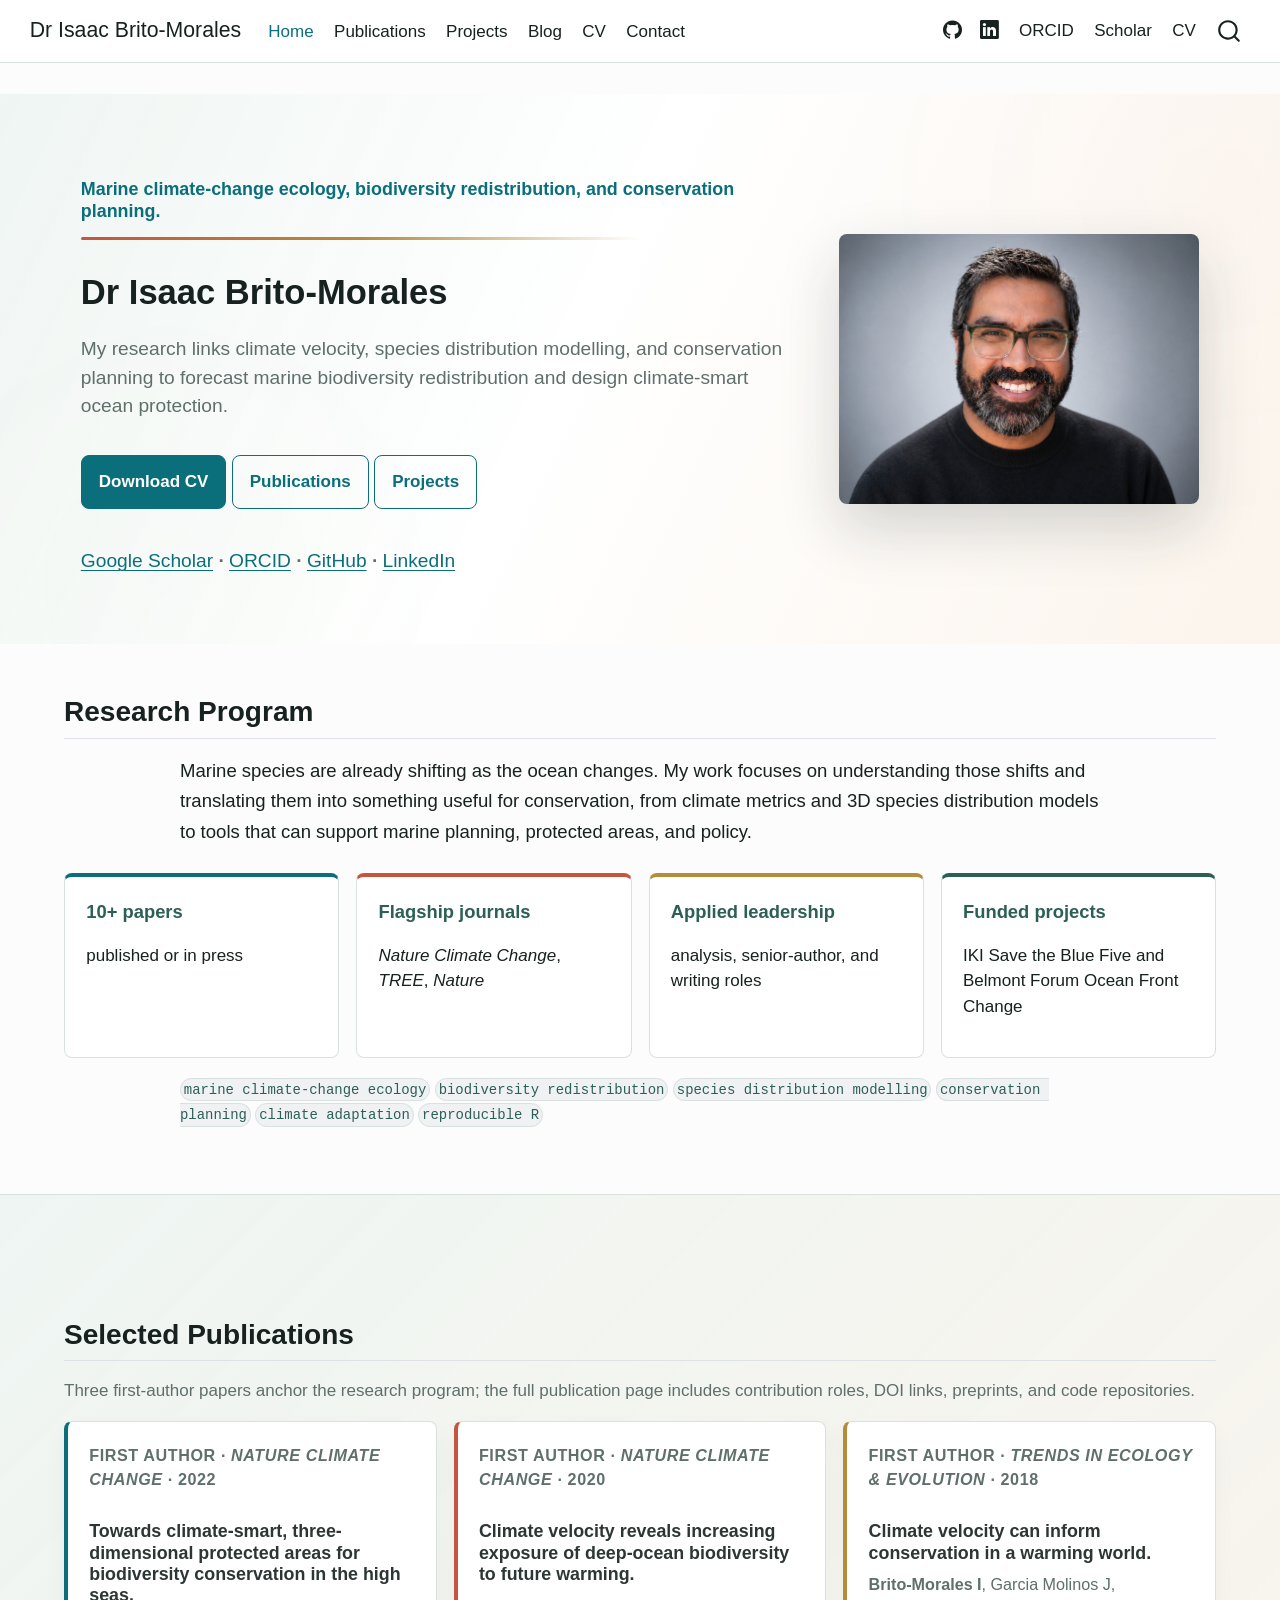
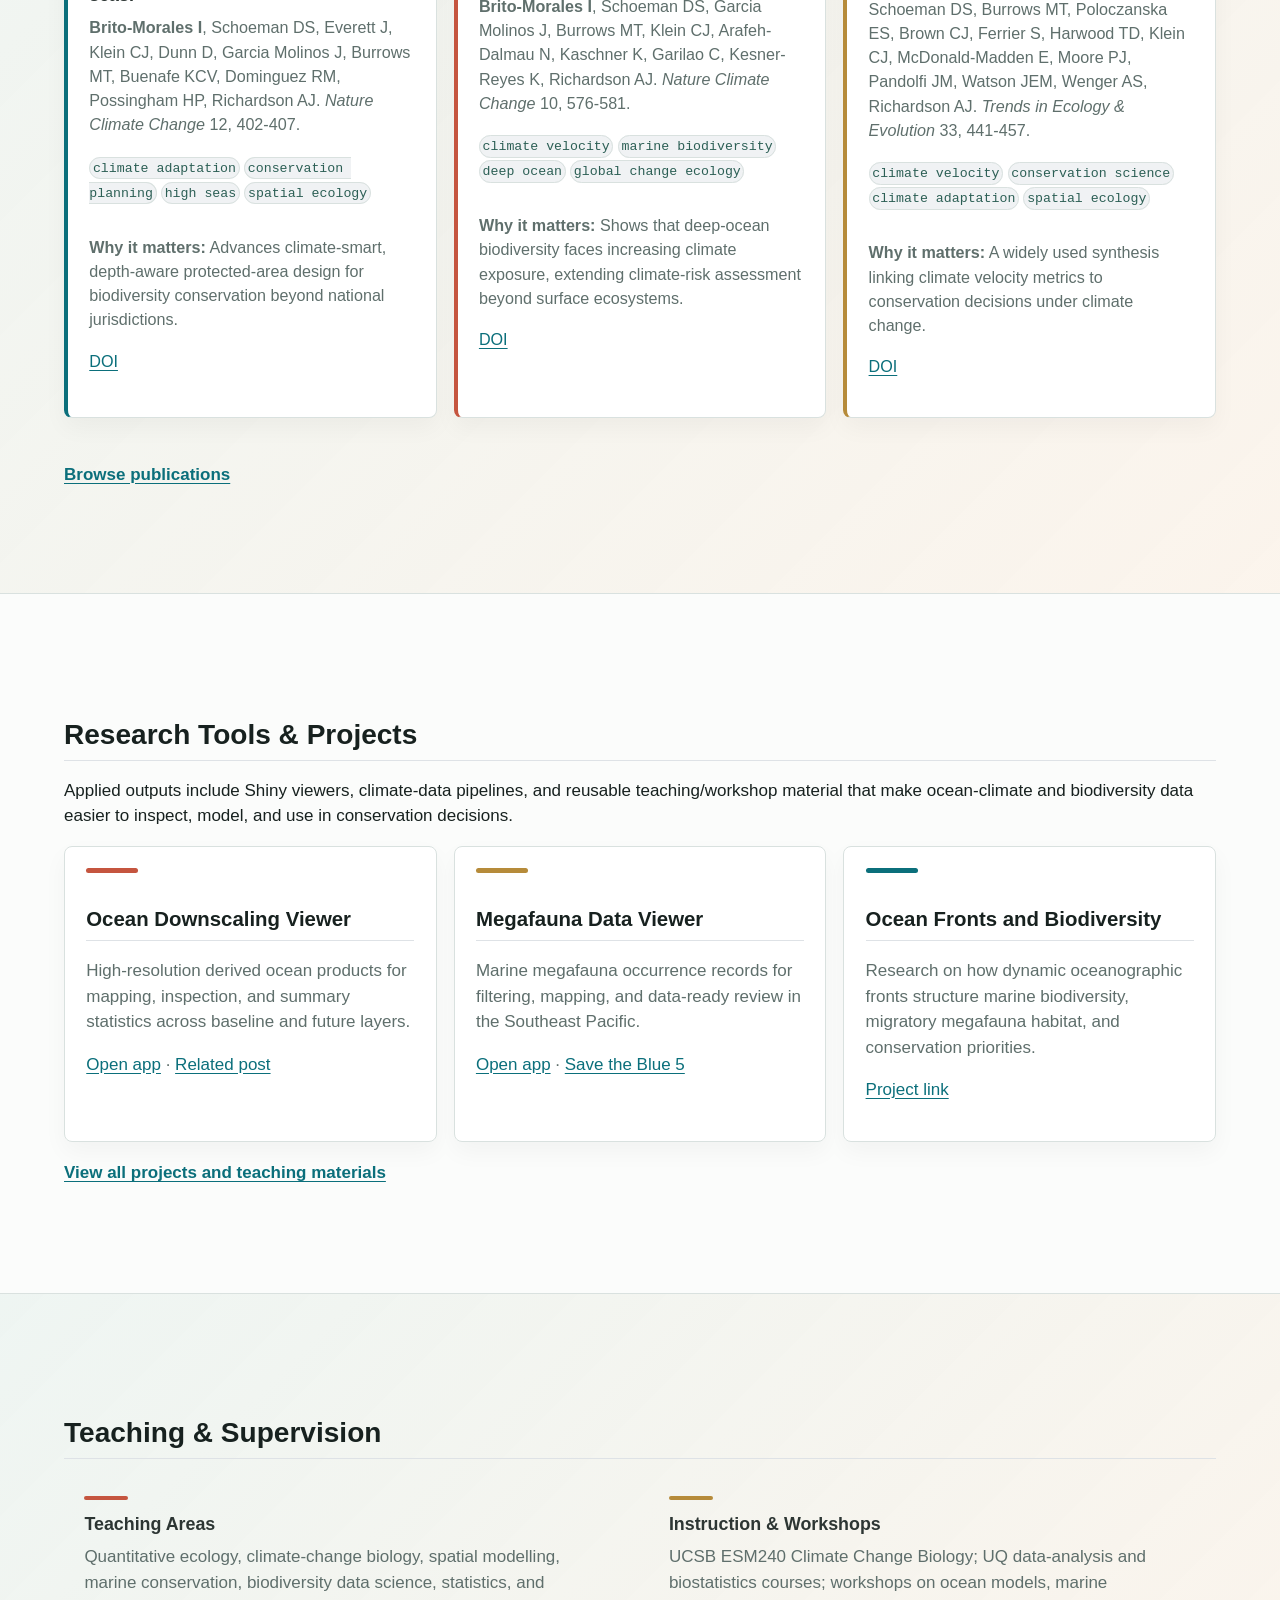
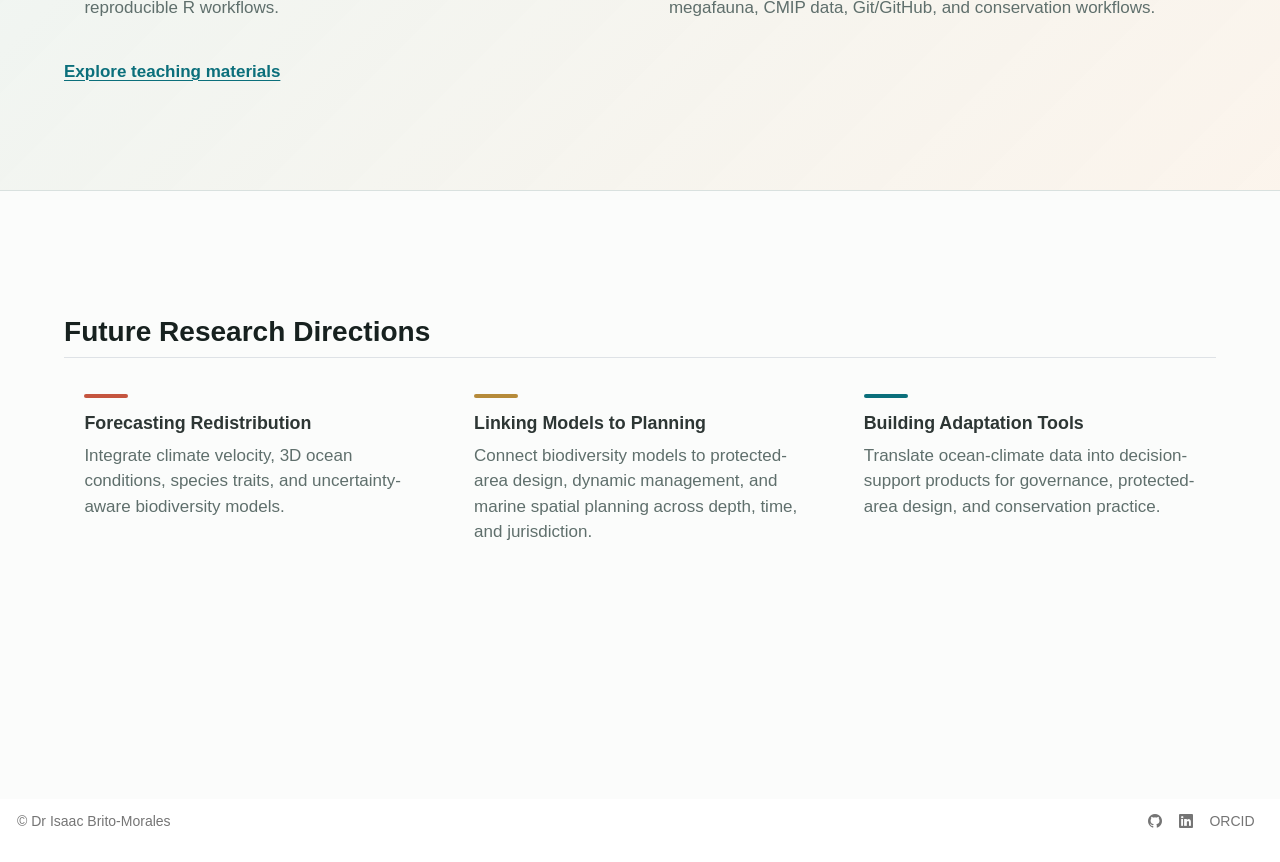
<file: docs/index.html>
<!DOCTYPE html>
<html xmlns="http://www.w3.org/1999/xhtml" lang="en" xml:lang="en"><head>

<meta charset="utf-8">
<meta name="generator" content="quarto-1.9.38">

<meta name="viewport" content="width=device-width, initial-scale=1.0, user-scalable=yes">

<meta name="description" content="Marine climate-change ecologist and conservation scientist working on biodiversity redistribution, climate velocity, spatial modelling, and policy-relevant marine conservation.">

<title>Dr Isaac Brito-Morales</title>
<style>
/* Default styles provided by pandoc.
** See https://pandoc.org/MANUAL.html#variables-for-html for config info.
*/
code{white-space: pre-wrap;}
span.smallcaps{font-variant: small-caps;}
div.columns{display: flex; gap: min(4vw, 1.5em);}
div.column{flex: auto; overflow-x: auto;}
div.hanging-indent{margin-left: 1.5em; text-indent: -1.5em;}
ul.task-list{list-style: none;}
ul.task-list li input[type="checkbox"] {
  width: 0.8em;
  margin: 0 0.8em 0.2em -1em; /* quarto-specific, see https://github.com/quarto-dev/quarto-cli/issues/4556 */ 
  vertical-align: middle;
}
</style>


<script src="site_libs/quarto-nav/quarto-nav.js"></script>
<script src="site_libs/clipboard/clipboard.min.js"></script>
<script src="site_libs/quarto-search/autocomplete.umd.js"></script>
<script src="site_libs/quarto-search/fuse.min.js"></script>
<script src="site_libs/quarto-search/quarto-search.js"></script>
<meta name="quarto:offset" content="./">
<link href="./content/images/isaac-brito-morales_v02.jpg" rel="icon" type="image/jpeg">
<script src="site_libs/quarto-html/quarto.js" type="module"></script>
<script src="site_libs/quarto-html/tabsets/tabsets.js" type="module"></script>
<script src="site_libs/quarto-html/popper.min.js"></script>
<script src="site_libs/quarto-html/tippy.umd.min.js"></script>
<script src="site_libs/quarto-html/anchor.min.js"></script>
<link href="site_libs/quarto-html/tippy.css" rel="stylesheet">
<link href="site_libs/quarto-html/quarto-syntax-highlighting-15634bcf2e68342d4ad2dfa704d543f6.css" rel="stylesheet" id="quarto-text-highlighting-styles">
<script src="site_libs/bootstrap/bootstrap.min.js"></script>
<link href="site_libs/bootstrap/bootstrap-icons.css" rel="stylesheet">
<link href="site_libs/bootstrap/bootstrap-52df45092cf3716b6a27760380022c2d.min.css" rel="stylesheet" append-hash="true" id="quarto-bootstrap" data-mode="light">
<script id="quarto-search-options" type="application/json">{
  "location": "navbar",
  "copy-button": false,
  "collapse-after": 3,
  "panel-placement": "end",
  "type": "overlay",
  "limit": 50,
  "keyboard-shortcut": [
    "f",
    "/",
    "s"
  ],
  "language": {
    "search-no-results-text": "No results",
    "search-matching-documents-text": "matching documents",
    "search-copy-link-title": "Copy link to search",
    "search-hide-matches-text": "Hide additional matches",
    "search-more-match-text": "more match in this document",
    "search-more-matches-text": "more matches in this document",
    "search-clear-button-title": "Clear",
    "search-text-placeholder": "",
    "search-detached-cancel-button-title": "Cancel",
    "search-submit-button-title": "Submit",
    "search-label": "Search"
  }
}</script>
<style>html{ scroll-behavior: smooth; }</style>
<style>
header#title-block-header {
  display: none !important;
  height: 0 !important;
  margin: 0 !important;
  padding: 0 !important;
}
</style>


<meta property="og:title" content="Dr Isaac Brito-Morales">
<meta property="og:description" content="Marine climate-change ecologist and conservation scientist working on biodiversity redistribution, climate velocity, spatial modelling, and policy-relevant marine conservation.">
<meta property="og:image" content="https://isaakbm.github.io/content/images/isaac-brito-morales_v02.jpg">
<meta property="og:site_name" content="Dr Isaac Brito-Morales">
<meta property="og:image:alt" content="Portrait of Dr Isaac Brito-Morales">
<meta name="twitter:title" content="Dr Isaac Brito-Morales">
<meta name="twitter:description" content="Marine climate-change ecologist and conservation scientist working on biodiversity redistribution, climate velocity, spatial modelling, and policy-relevant marine conservation.">
<meta name="twitter:image" content="https://isaakbm.github.io/content/images/isaac-brito-morales_v02.jpg">
<meta name="twitter:card" content="summary_large_image">
<meta name="twitter:image:alt" content="Portrait of Dr Isaac Brito-Morales">
</head>

<body class="nav-fixed quarto-light">

<div id="quarto-search-results"></div>
  <header id="quarto-header" class="headroom fixed-top">
    <nav class="navbar navbar-expand-lg " data-bs-theme="dark">
      <div class="navbar-container container-fluid">
      <div class="navbar-brand-container mx-auto">
    <a class="navbar-brand" href="./index.html">
    <span class="navbar-title">Dr Isaac Brito-Morales</span>
    </a>
  </div>
            <div id="quarto-search" class="" title="Search"></div>
          <button class="navbar-toggler" type="button" data-bs-toggle="collapse" data-bs-target="#navbarCollapse" aria-controls="navbarCollapse" role="menu" aria-expanded="false" aria-label="Toggle navigation" onclick="if (window.quartoToggleHeadroom) { window.quartoToggleHeadroom(); }">
  <span class="navbar-toggler-icon"></span>
</button>
          <div class="collapse navbar-collapse" id="navbarCollapse">
            <ul class="navbar-nav navbar-nav-scroll me-auto">
  <li class="nav-item">
    <a class="nav-link active" href="./index.html" aria-current="page"> 
<span class="menu-text">Home</span></a>
  </li>  
  <li class="nav-item">
    <a class="nav-link" href="./publications.html"> 
<span class="menu-text">Publications</span></a>
  </li>  
  <li class="nav-item">
    <a class="nav-link" href="./projects.html"> 
<span class="menu-text">Projects</span></a>
  </li>  
  <li class="nav-item">
    <a class="nav-link" href="./posts.html"> 
<span class="menu-text">Blog</span></a>
  </li>  
  <li class="nav-item">
    <a class="nav-link" href="./cv.html"> 
<span class="menu-text">CV</span></a>
  </li>  
  <li class="nav-item">
    <a class="nav-link" href="./contact.html"> 
<span class="menu-text">Contact</span></a>
  </li>  
</ul>
            <ul class="navbar-nav navbar-nav-scroll ms-auto">
  <li class="nav-item compact">
    <a class="nav-link" href="https://github.com/IsaakBM"> <i class="bi bi-github" role="img" aria-label="GitHub">
</i> 
<span class="menu-text"></span></a>
  </li>  
  <li class="nav-item compact">
    <a class="nav-link" href="https://www.linkedin.com/in/isaakbm/"> <i class="bi bi-linkedin" role="img" aria-label="LinkedIn">
</i> 
<span class="menu-text"></span></a>
  </li>  
  <li class="nav-item">
    <a class="nav-link" href="https://orcid.org/0000-0003-0073-2431"> 
<span class="menu-text">ORCID</span></a>
  </li>  
  <li class="nav-item">
    <a class="nav-link" href="https://scholar.google.com.au/citations?hl=en&amp;view_op=list_works&amp;gmla=AJsN-F5xl24DTIsGvaLU0eC3m1MDcho9MYiREe36Fg2N9Gi43a7GrLAl9R9cx9tlP3Ojy3Pbw3vQR5GjWGaxFt8PX-UPtBPkYpyCpTKp2huz5V-G2VpbMQ0&amp;user=o0-V01oAAAAJ#d=gsc_md_cod&amp;t=1777789187183&amp;u=%2Fcitations%3Fview_op%3Dlist_colleagues%26hl%3Den%26json%3D%26user%3Do0-V01oAAAAJ%23t%3Dgsc_cod_lc"> 
<span class="menu-text">Scholar</span></a>
  </li>  
  <li class="nav-item">
    <a class="nav-link" href="./content/pdf/isaac_brito_morales_academic_cv.pdf"> 
<span class="menu-text">CV</span></a>
  </li>  
</ul>
          </div> <!-- /navcollapse -->
            <div class="quarto-navbar-tools">
</div>
      </div> <!-- /container-fluid -->
    </nav>
</header>
<!-- content -->
<div id="quarto-content" class="quarto-container page-columns page-rows-contents page-layout-full page-navbar">
<!-- sidebar -->
<!-- margin-sidebar -->
    
<!-- main -->
<main class="content column-page" id="quarto-document-content"><header id="title-block-header" class="quarto-title-block"></header>




<div class="hero">
<div class="hero-copy">
<section id="marine-climate-change-ecology-biodiversity-redistribution-and-conservation-planning." class="level2">
<h2 class="anchored" data-anchor-id="marine-climate-change-ecology-biodiversity-redistribution-and-conservation-planning.">Marine climate-change ecology, biodiversity redistribution, and conservation planning.</h2>
</section>
<section id="dr-isaac-brito-morales" class="level1">
<h1>Dr Isaac Brito-Morales</h1>
<p>My research links climate velocity, species distribution modelling, and conservation planning to forecast marine biodiversity redistribution and design climate-smart ocean protection.</p>
<div class="hero-actions">
<p><a href="content/pdf/isaac_brito_morales_academic_cv.pdf" class="btn btn-primary">Download CV</a> <a href="./publications.html" class="btn btn-outline">Publications</a> <a href="./projects.html" class="btn btn-outline">Projects</a></p>
</div>
<div class="profile-links">
<p><a href="https://scholar.google.com.au/citations?hl=en&amp;view_op=list_works&amp;gmla=AJsN-F5xl24DTIsGvaLU0eC3m1MDcho9MYiREe36Fg2N9Gi43a7GrLAl9R9cx9tlP3Ojy3Pbw3vQR5GjWGaxFt8PX-UPtBPkYpyCpTKp2huz5V-G2VpbMQ0&amp;user=o0-V01oAAAAJ#d=gsc_md_cod&amp;t=1777789187183&amp;u=%2Fcitations%3Fview_op%3Dlist_colleagues%26hl%3Den%26json%3D%26user%3Do0-V01oAAAAJ%23t%3Dgsc_cod_lc">Google Scholar</a> · <a href="https://orcid.org/0000-0003-0073-2431">ORCID</a> · <a href="https://github.com/IsaakBM">GitHub</a> · <a href="https://www.linkedin.com/in/isaakbm/">LinkedIn</a></p>
</div>
</section>
</div>
<div class="hero-portrait">
<p><img src="content/images/isaac-brito-morales_v02.jpg" class="img-fluid" alt="Portrait of Dr Isaac Brito-Morales"></p>
</div>
</div>
<section id="research-program" class="level2 content-band program-band">
<h2 class="anchored" data-anchor-id="research-program">Research Program</h2>
<p>Marine species are already shifting as the ocean changes. My work focuses on understanding those shifts and translating them into something useful for conservation, from climate metrics and 3D species distribution models to tools that can support marine planning, protected areas, and policy.</p>
<div class="snapshot-grid proof-cards">
<div class="snapshot-item">
<p><strong>10+ papers</strong></p>
<p>published or in press</p>
</div>
<div class="snapshot-item">
<p><strong>Flagship journals</strong></p>
<p><em>Nature Climate Change</em>, <em>TREE</em>, <em>Nature</em></p>
</div>
<div class="snapshot-item">
<p><strong>Applied leadership</strong></p>
<p>analysis, senior-author, and writing roles</p>
</div>
<div class="snapshot-item">
<p><strong>Funded projects</strong></p>
<p>IKI Save the Blue Five and Belmont Forum Ocean Front Change</p>
</div>
</div>
<div class="research-tags compact-tags">
<p><code>marine climate-change ecology</code> <code>biodiversity redistribution</code> <code>species distribution modelling</code> <code>conservation planning</code> <code>climate adaptation</code> <code>reproducible R</code></p>
</div>
</section>
<section id="selected-publications" class="level2 content-band subtle">
<h2 class="anchored" data-anchor-id="selected-publications">Selected Publications</h2>
<p>Three first-author papers anchor the research program; the full publication page includes contribution roles, DOI links, preprints, and code repositories.</p>
<div class="publication-list selected-publications">
<div class="publication">
<div class="pub-meta">
<p><strong>First author</strong> · <em>Nature Climate Change</em> · 2022</p>
</div>
<section id="towards-climate-smart-three-dimensional-protected-areas-for-biodiversity-conservation-in-the-high-seas." class="level3">
<h3 class="anchored" data-anchor-id="towards-climate-smart-three-dimensional-protected-areas-for-biodiversity-conservation-in-the-high-seas.">Towards climate-smart, three-dimensional protected areas for biodiversity conservation in the high seas.</h3>
<p><strong>Brito-Morales I</strong>, Schoeman DS, Everett J, Klein CJ, Dunn D, Garcia Molinos J, Burrows MT, Buenafe KCV, Dominguez RM, Possingham HP, Richardson AJ. <em>Nature Climate Change</em> 12, 402-407.</p>
<div class="tag-row">
<p><code>climate adaptation</code> <code>conservation planning</code> <code>high seas</code> <code>spatial ecology</code></p>
</div>
<p><strong>Why it matters:</strong> Advances climate-smart, depth-aware protected-area design for biodiversity conservation beyond national jurisdictions.</p>
<p><a href="https://doi.org/10.1038/s41558-022-01323-7">DOI</a></p>
</section>
</div>
<div class="publication">
<div class="pub-meta">
<p><strong>First author</strong> · <em>Nature Climate Change</em> · 2020</p>
</div>
<section id="climate-velocity-reveals-increasing-exposure-of-deep-ocean-biodiversity-to-future-warming." class="level3">
<h3 class="anchored" data-anchor-id="climate-velocity-reveals-increasing-exposure-of-deep-ocean-biodiversity-to-future-warming.">Climate velocity reveals increasing exposure of deep-ocean biodiversity to future warming.</h3>
<p><strong>Brito-Morales I</strong>, Schoeman DS, Garcia Molinos J, Burrows MT, Klein CJ, Arafeh-Dalmau N, Kaschner K, Garilao C, Kesner-Reyes K, Richardson AJ. <em>Nature Climate Change</em> 10, 576-581.</p>
<div class="tag-row">
<p><code>climate velocity</code> <code>marine biodiversity</code> <code>deep ocean</code> <code>global change ecology</code></p>
</div>
<p><strong>Why it matters:</strong> Shows that deep-ocean biodiversity faces increasing climate exposure, extending climate-risk assessment beyond surface ecosystems.</p>
<p><a href="https://doi.org/10.1038/s41558-020-0773-5">DOI</a></p>
</section>
</div>
<div class="publication">
<div class="pub-meta">
<p><strong>First author</strong> · <em>Trends in Ecology &amp; Evolution</em> · 2018</p>
</div>
<section id="climate-velocity-can-inform-conservation-in-a-warming-world." class="level3">
<h3 class="anchored" data-anchor-id="climate-velocity-can-inform-conservation-in-a-warming-world.">Climate velocity can inform conservation in a warming world.</h3>
<p><strong>Brito-Morales I</strong>, Garcia Molinos J, Schoeman DS, Burrows MT, Poloczanska ES, Brown CJ, Ferrier S, Harwood TD, Klein CJ, McDonald-Madden E, Moore PJ, Pandolfi JM, Watson JEM, Wenger AS, Richardson AJ. <em>Trends in Ecology &amp; Evolution</em> 33, 441-457.</p>
<div class="tag-row">
<p><code>climate velocity</code> <code>conservation science</code> <code>climate adaptation</code> <code>spatial ecology</code></p>
</div>
<p><strong>Why it matters:</strong> A widely used synthesis linking climate velocity metrics to conservation decisions under climate change.</p>
<p><a href="https://doi.org/10.1016/j.tree.2018.03.009">DOI</a></p>
</section>
</div>
</div>
<p><a href="./publications.html" class="text-link">Browse publications</a></p>
</section>
<div class="content-band">
<section id="research-tools-projects" class="level2">
<h2 class="anchored" data-anchor-id="research-tools-projects">Research Tools &amp; Projects</h2>
<p>Applied outputs include Shiny viewers, climate-data pipelines, and reusable teaching/workshop material that make ocean-climate and biodiversity data easier to inspect, model, and use in conservation decisions.</p>
</section>
<div class="project-grid compact-projects">
<section id="ocean-downscaling-viewer" class="level2 project-card">
<h2 class="anchored" data-anchor-id="ocean-downscaling-viewer">Ocean Downscaling Viewer</h2>
<p>High-resolution derived ocean products for mapping, inspection, and summary statistics across baseline and future layers.</p>
<p><a href="https://isaakbm-ocean-downscaling-viewer.share.connect.posit.cloud/">Open app</a> · <a href="posts/ocean-climate-downscaling-pipeline/">Related post</a></p>
</section>
<section id="megafauna-data-viewer" class="level2 project-card">
<h2 class="anchored" data-anchor-id="megafauna-data-viewer">Megafauna Data Viewer</h2>
<p>Marine megafauna occurrence records for filtering, mapping, and data-ready review in the Southeast Pacific.</p>
<p><a href="https://isaakbm-megafauna-data-viewer.share.connect.posit.cloud/">Open app</a> · <a href="https://savethebluefive.net/">Save the Blue 5</a></p>
</section>
<section id="ocean-fronts-and-biodiversity" class="level2 project-card">
<h2 class="anchored" data-anchor-id="ocean-fronts-and-biodiversity">Ocean Fronts and Biodiversity</h2>
<p>Research on how dynamic oceanographic fronts structure marine biodiversity, migratory megafauna habitat, and conservation priorities.</p>
<p><a href="https://www.conservation.org/projects/oceanfrontchange">Project link</a></p>
</section>
</div>
<p><a href="./projects.html" class="text-link">View all projects and teaching materials</a></p>
</div>
<section id="teaching-supervision" class="level2 content-band subtle">
<h2 class="anchored" data-anchor-id="teaching-supervision">Teaching &amp; Supervision</h2>
<div class="compact-info-grid">
<section id="teaching-areas" class="level3 info-panel">
<h3 class="anchored" data-anchor-id="teaching-areas">Teaching Areas</h3>
<p>Quantitative ecology, climate-change biology, spatial modelling, marine conservation, biodiversity data science, statistics, and reproducible R workflows.</p>
</section>
<section id="instruction-workshops" class="level3 info-panel">
<h3 class="anchored" data-anchor-id="instruction-workshops">Instruction &amp; Workshops</h3>
<p>UCSB ESM240 Climate Change Biology; UQ data-analysis and biostatistics courses; workshops on ocean models, marine megafauna, CMIP data, Git/GitHub, and conservation workflows.</p>
</section>
</div>
<p><a href="./projects.html#workshops-and-teaching-materials" class="text-link">Explore teaching materials</a></p>
</section>
<section id="future-research-directions" class="level2 content-band">
<h2 class="anchored" data-anchor-id="future-research-directions">Future Research Directions</h2>
<div class="compact-info-grid three-up">
<section id="forecasting-redistribution" class="level3 info-panel">
<h3 class="anchored" data-anchor-id="forecasting-redistribution">Forecasting Redistribution</h3>
<p>Integrate climate velocity, 3D ocean conditions, species traits, and uncertainty-aware biodiversity models.</p>
</section>
<section id="linking-models-to-planning" class="level3 info-panel">
<h3 class="anchored" data-anchor-id="linking-models-to-planning">Linking Models to Planning</h3>
<p>Connect biodiversity models to protected-area design, dynamic management, and marine spatial planning across depth, time, and jurisdiction.</p>
</section>
<section id="building-adaptation-tools" class="level3 info-panel">
<h3 class="anchored" data-anchor-id="building-adaptation-tools">Building Adaptation Tools</h3>
<p>Translate ocean-climate data into decision-support products for governance, protected-area design, and conservation practice.</p>
</section>
</div>
</section>



</main> <!-- /main -->
<script id="quarto-html-after-body" type="application/javascript">
  window.document.addEventListener("DOMContentLoaded", function (event) {
    const icon = "";
    const anchorJS = new window.AnchorJS();
    anchorJS.options = {
      placement: 'right',
      icon: icon
    };
    anchorJS.add('.anchored');
    const isCodeAnnotation = (el) => {
      for (const clz of el.classList) {
        if (clz.startsWith('code-annotation-')) {                     
          return true;
        }
      }
      return false;
    }
    const onCopySuccess = function(e) {
      // button target
      const button = e.trigger;
      // don't keep focus
      button.blur();
      // flash "checked"
      button.classList.add('code-copy-button-checked');
      var currentTitle = button.getAttribute("title");
      button.setAttribute("title", "Copied!");
      let tooltip;
      if (window.bootstrap) {
        button.setAttribute("data-bs-toggle", "tooltip");
        button.setAttribute("data-bs-placement", "left");
        button.setAttribute("data-bs-title", "Copied!");
        tooltip = new bootstrap.Tooltip(button, 
          { trigger: "manual", 
            customClass: "code-copy-button-tooltip",
            offset: [0, -8]});
        tooltip.show();    
      }
      setTimeout(function() {
        if (tooltip) {
          tooltip.hide();
          button.removeAttribute("data-bs-title");
          button.removeAttribute("data-bs-toggle");
          button.removeAttribute("data-bs-placement");
        }
        button.setAttribute("title", currentTitle);
        button.classList.remove('code-copy-button-checked');
      }, 1000);
      // clear code selection
      e.clearSelection();
    }
    const getTextToCopy = function(trigger) {
      const outerScaffold = trigger.parentElement.cloneNode(true);
      const codeEl = outerScaffold.querySelector('code');
      for (const childEl of codeEl.children) {
        if (isCodeAnnotation(childEl)) {
          childEl.remove();
        }
      }
      return codeEl.innerText;
    }
    const clipboard = new window.ClipboardJS('.code-copy-button:not([data-in-quarto-modal])', {
      text: getTextToCopy
    });
    clipboard.on('success', onCopySuccess);
    if (window.document.getElementById('quarto-embedded-source-code-modal')) {
      const clipboardModal = new window.ClipboardJS('.code-copy-button[data-in-quarto-modal]', {
        text: getTextToCopy,
        container: window.document.getElementById('quarto-embedded-source-code-modal')
      });
      clipboardModal.on('success', onCopySuccess);
    }
      var localhostRegex = new RegExp(/^(?:http|https):\/\/localhost\:?[0-9]*\//);
      var mailtoRegex = new RegExp(/^mailto:/);
        var filterRegex = new RegExp("https:\/\/isaakbm\.github\.io");
      var isInternal = (href) => {
          return filterRegex.test(href) || localhostRegex.test(href) || mailtoRegex.test(href);
      }
      // Inspect non-navigation links and adorn them if external
     var links = window.document.querySelectorAll('a[href]:not(.nav-link):not(.navbar-brand):not(.toc-action):not(.sidebar-link):not(.sidebar-item-toggle):not(.pagination-link):not(.no-external):not([aria-hidden]):not(.dropdown-item):not(.quarto-navigation-tool):not(.about-link)');
      for (var i=0; i<links.length; i++) {
        const link = links[i];
        if (!isInternal(link.href)) {
          // undo the damage that might have been done by quarto-nav.js in the case of
          // links that we want to consider external
          if (link.dataset.originalHref !== undefined) {
            link.href = link.dataset.originalHref;
          }
        }
      }
    function tippyHover(el, contentFn, onTriggerFn, onUntriggerFn) {
      const config = {
        allowHTML: true,
        maxWidth: 500,
        delay: 100,
        arrow: false,
        appendTo: function(el) {
            return el.parentElement;
        },
        interactive: true,
        interactiveBorder: 10,
        theme: 'quarto',
        placement: 'bottom-start',
      };
      if (contentFn) {
        config.content = contentFn;
      }
      if (onTriggerFn) {
        config.onTrigger = onTriggerFn;
      }
      if (onUntriggerFn) {
        config.onUntrigger = onUntriggerFn;
      }
      window.tippy(el, config); 
    }
    const noterefs = window.document.querySelectorAll('a[role="doc-noteref"]');
    for (var i=0; i<noterefs.length; i++) {
      const ref = noterefs[i];
      tippyHover(ref, function() {
        // use id or data attribute instead here
        let href = ref.getAttribute('data-footnote-href') || ref.getAttribute('href');
        try { href = new URL(href).hash; } catch {}
        const id = href.replace(/^#\/?/, "");
        const note = window.document.getElementById(id);
        if (note) {
          return note.innerHTML;
        } else {
          return "";
        }
      });
    }
    const xrefs = window.document.querySelectorAll('a.quarto-xref');
    const processXRef = (id, note) => {
      // Strip column container classes
      const stripColumnClz = (el) => {
        el.classList.remove("page-full", "page-columns");
        if (el.children) {
          for (const child of el.children) {
            stripColumnClz(child);
          }
        }
      }
      stripColumnClz(note)
      if (id === null || id.startsWith('sec-')) {
        // Special case sections, only their first couple elements
        const container = document.createElement("div");
        if (note.children && note.children.length > 2) {
          container.appendChild(note.children[0].cloneNode(true));
          for (let i = 1; i < note.children.length; i++) {
            const child = note.children[i];
            if (child.tagName === "P" && child.innerText === "") {
              continue;
            } else {
              container.appendChild(child.cloneNode(true));
              break;
            }
          }
          if (window.Quarto?.typesetMath) {
            window.Quarto.typesetMath(container);
          }
          return container.innerHTML
        } else {
          if (window.Quarto?.typesetMath) {
            window.Quarto.typesetMath(note);
          }
          return note.innerHTML;
        }
      } else {
        // Remove any anchor links if they are present
        const anchorLink = note.querySelector('a.anchorjs-link');
        if (anchorLink) {
          anchorLink.remove();
        }
        if (window.Quarto?.typesetMath) {
          window.Quarto.typesetMath(note);
        }
        if (note.classList.contains("callout")) {
          return note.outerHTML;
        } else {
          return note.innerHTML;
        }
      }
    }
    for (var i=0; i<xrefs.length; i++) {
      const xref = xrefs[i];
      tippyHover(xref, undefined, function(instance) {
        instance.disable();
        let url = xref.getAttribute('href');
        let hash = undefined; 
        if (url.startsWith('#')) {
          hash = url;
        } else {
          try { hash = new URL(url).hash; } catch {}
        }
        if (hash) {
          const id = hash.replace(/^#\/?/, "");
          const note = window.document.getElementById(id);
          if (note !== null) {
            try {
              const html = processXRef(id, note.cloneNode(true));
              instance.setContent(html);
            } finally {
              instance.enable();
              instance.show();
            }
          } else {
            // See if we can fetch this
            fetch(url.split('#')[0])
            .then(res => res.text())
            .then(html => {
              const parser = new DOMParser();
              const htmlDoc = parser.parseFromString(html, "text/html");
              const note = htmlDoc.getElementById(id);
              if (note !== null) {
                const html = processXRef(id, note);
                instance.setContent(html);
              } 
            }).finally(() => {
              instance.enable();
              instance.show();
            });
          }
        } else {
          // See if we can fetch a full url (with no hash to target)
          // This is a special case and we should probably do some content thinning / targeting
          fetch(url)
          .then(res => res.text())
          .then(html => {
            const parser = new DOMParser();
            const htmlDoc = parser.parseFromString(html, "text/html");
            const note = htmlDoc.querySelector('main.content');
            if (note !== null) {
              // This should only happen for chapter cross references
              // (since there is no id in the URL)
              // remove the first header
              if (note.children.length > 0 && note.children[0].tagName === "HEADER") {
                note.children[0].remove();
              }
              const html = processXRef(null, note);
              instance.setContent(html);
            } 
          }).finally(() => {
            instance.enable();
            instance.show();
          });
        }
      }, function(instance) {
      });
    }
        let selectedAnnoteEl;
        const selectorForAnnotation = ( cell, annotation) => {
          let cellAttr = 'data-code-cell="' + cell + '"';
          let lineAttr = 'data-code-annotation="' +  annotation + '"';
          const selector = 'span[' + cellAttr + '][' + lineAttr + ']';
          return selector;
        }
        const selectCodeLines = (annoteEl) => {
          const doc = window.document;
          const targetCell = annoteEl.getAttribute("data-target-cell");
          const targetAnnotation = annoteEl.getAttribute("data-target-annotation");
          const annoteSpan = window.document.querySelector(selectorForAnnotation(targetCell, targetAnnotation));
          const lines = annoteSpan.getAttribute("data-code-lines").split(",");
          const lineIds = lines.map((line) => {
            return targetCell + "-" + line;
          })
          let top = null;
          let height = null;
          let parent = null;
          if (lineIds.length > 0) {
              //compute the position of the single el (top and bottom and make a div)
              const el = window.document.getElementById(lineIds[0]);
              top = el.offsetTop;
              height = el.offsetHeight;
              parent = el.parentElement.parentElement;
            if (lineIds.length > 1) {
              const lastEl = window.document.getElementById(lineIds[lineIds.length - 1]);
              const bottom = lastEl.offsetTop + lastEl.offsetHeight;
              height = bottom - top;
            }
            if (top !== null && height !== null && parent !== null) {
              // cook up a div (if necessary) and position it 
              let div = window.document.getElementById("code-annotation-line-highlight");
              if (div === null) {
                div = window.document.createElement("div");
                div.setAttribute("id", "code-annotation-line-highlight");
                div.style.position = 'absolute';
                parent.appendChild(div);
              }
              div.style.top = top - 2 + "px";
              div.style.height = height + 4 + "px";
              div.style.left = 0;
              let gutterDiv = window.document.getElementById("code-annotation-line-highlight-gutter");
              if (gutterDiv === null) {
                gutterDiv = window.document.createElement("div");
                gutterDiv.setAttribute("id", "code-annotation-line-highlight-gutter");
                gutterDiv.style.position = 'absolute';
                const codeCell = window.document.getElementById(targetCell);
                const gutter = codeCell.querySelector('.code-annotation-gutter');
                gutter.appendChild(gutterDiv);
              }
              gutterDiv.style.top = top - 2 + "px";
              gutterDiv.style.height = height + 4 + "px";
            }
            selectedAnnoteEl = annoteEl;
          }
        };
        const unselectCodeLines = () => {
          const elementsIds = ["code-annotation-line-highlight", "code-annotation-line-highlight-gutter"];
          elementsIds.forEach((elId) => {
            const div = window.document.getElementById(elId);
            if (div) {
              div.remove();
            }
          });
          selectedAnnoteEl = undefined;
        };
          // Handle positioning of the toggle
      window.addEventListener(
        "resize",
        throttle(() => {
          elRect = undefined;
          if (selectedAnnoteEl) {
            selectCodeLines(selectedAnnoteEl);
          }
        }, 10)
      );
      function throttle(fn, ms) {
      let throttle = false;
      let timer;
        return (...args) => {
          if(!throttle) { // first call gets through
              fn.apply(this, args);
              throttle = true;
          } else { // all the others get throttled
              if(timer) clearTimeout(timer); // cancel #2
              timer = setTimeout(() => {
                fn.apply(this, args);
                timer = throttle = false;
              }, ms);
          }
        };
      }
        // Attach click handler to the DT
        const annoteDls = window.document.querySelectorAll('dt[data-target-cell]');
        for (const annoteDlNode of annoteDls) {
          annoteDlNode.addEventListener('click', (event) => {
            const clickedEl = event.target;
            if (clickedEl !== selectedAnnoteEl) {
              unselectCodeLines();
              const activeEl = window.document.querySelector('dt[data-target-cell].code-annotation-active');
              if (activeEl) {
                activeEl.classList.remove('code-annotation-active');
              }
              selectCodeLines(clickedEl);
              clickedEl.classList.add('code-annotation-active');
            } else {
              // Unselect the line
              unselectCodeLines();
              clickedEl.classList.remove('code-annotation-active');
            }
          });
        }
    const findCites = (el) => {
      const parentEl = el.parentElement;
      if (parentEl) {
        const cites = parentEl.dataset.cites;
        if (cites) {
          return {
            el,
            cites: cites.split(' ')
          };
        } else {
          return findCites(el.parentElement)
        }
      } else {
        return undefined;
      }
    };
    var bibliorefs = window.document.querySelectorAll('a[role="doc-biblioref"]');
    for (var i=0; i<bibliorefs.length; i++) {
      const ref = bibliorefs[i];
      const citeInfo = findCites(ref);
      if (citeInfo) {
        tippyHover(citeInfo.el, function() {
          var popup = window.document.createElement('div');
          citeInfo.cites.forEach(function(cite) {
            var citeDiv = window.document.createElement('div');
            citeDiv.classList.add('hanging-indent');
            citeDiv.classList.add('csl-entry');
            var biblioDiv = window.document.getElementById('ref-' + cite);
            if (biblioDiv) {
              citeDiv.innerHTML = biblioDiv.innerHTML;
            }
            popup.appendChild(citeDiv);
          });
          return popup.innerHTML;
        });
      }
    }
  });
  </script>
</div> <!-- /content -->
<footer class="footer">
  <div class="nav-footer">
    <div class="nav-footer-left">
<p>© Dr Isaac Brito-Morales</p>
</div>   
    <div class="nav-footer-center">
      &nbsp;
    </div>
    <div class="nav-footer-right">
      <ul class="footer-items list-unstyled">
    <li class="nav-item compact">
    <a class="nav-link" href="https://github.com/IsaakBM">
      <i class="bi bi-github" role="img">
</i> 
    </a>
  </li>  
    <li class="nav-item compact">
    <a class="nav-link" href="https://www.linkedin.com/in/isaakbm/">
      <i class="bi bi-linkedin" role="img">
</i> 
    </a>
  </li>  
    <li class="nav-item">
    <a class="nav-link" href="https://orcid.org/0000-0003-0073-2431">
<p>ORCID</p>
</a>
  </li>  
</ul>
    </div>
  </div>
</footer>
<script>
document.addEventListener("click", async (event) => {
  const toggle = event.target.closest(".share-menu-toggle");
  const nativeButton = event.target.closest("[data-share-native]");
  const copyButton = event.target.closest("[data-copy-link]");

  document.querySelectorAll(".share-menu.is-open").forEach((menu) => {
    if (!menu.contains(event.target)) {
      menu.classList.remove("is-open");
      menu.querySelector(".share-menu-toggle")?.setAttribute("aria-expanded", "false");
    }
  });

  if (toggle) {
    const menu = toggle.closest(".share-menu");
    const isOpen = menu.classList.toggle("is-open");
    toggle.setAttribute("aria-expanded", String(isOpen));
    return;
  }

  const menu = event.target.closest(".share-menu");
  if (!menu) return;

  const shareData = {
    title: menu.dataset.shareTitle || document.title,
    text: menu.dataset.shareText || "",
    url: menu.dataset.shareUrl || window.location.href
  };

  if (nativeButton && navigator.share) {
    await navigator.share(shareData);
  }

  if (copyButton && navigator.clipboard) {
    await navigator.clipboard.writeText(shareData.url);
    copyButton.textContent = "Copied";
    setTimeout(() => {
      copyButton.textContent = "Copy link";
    }, 1600);
  }
});
</script>




<script src="site_libs/quarto-html/zenscroll-min.js"></script>
</body></html>
</file>
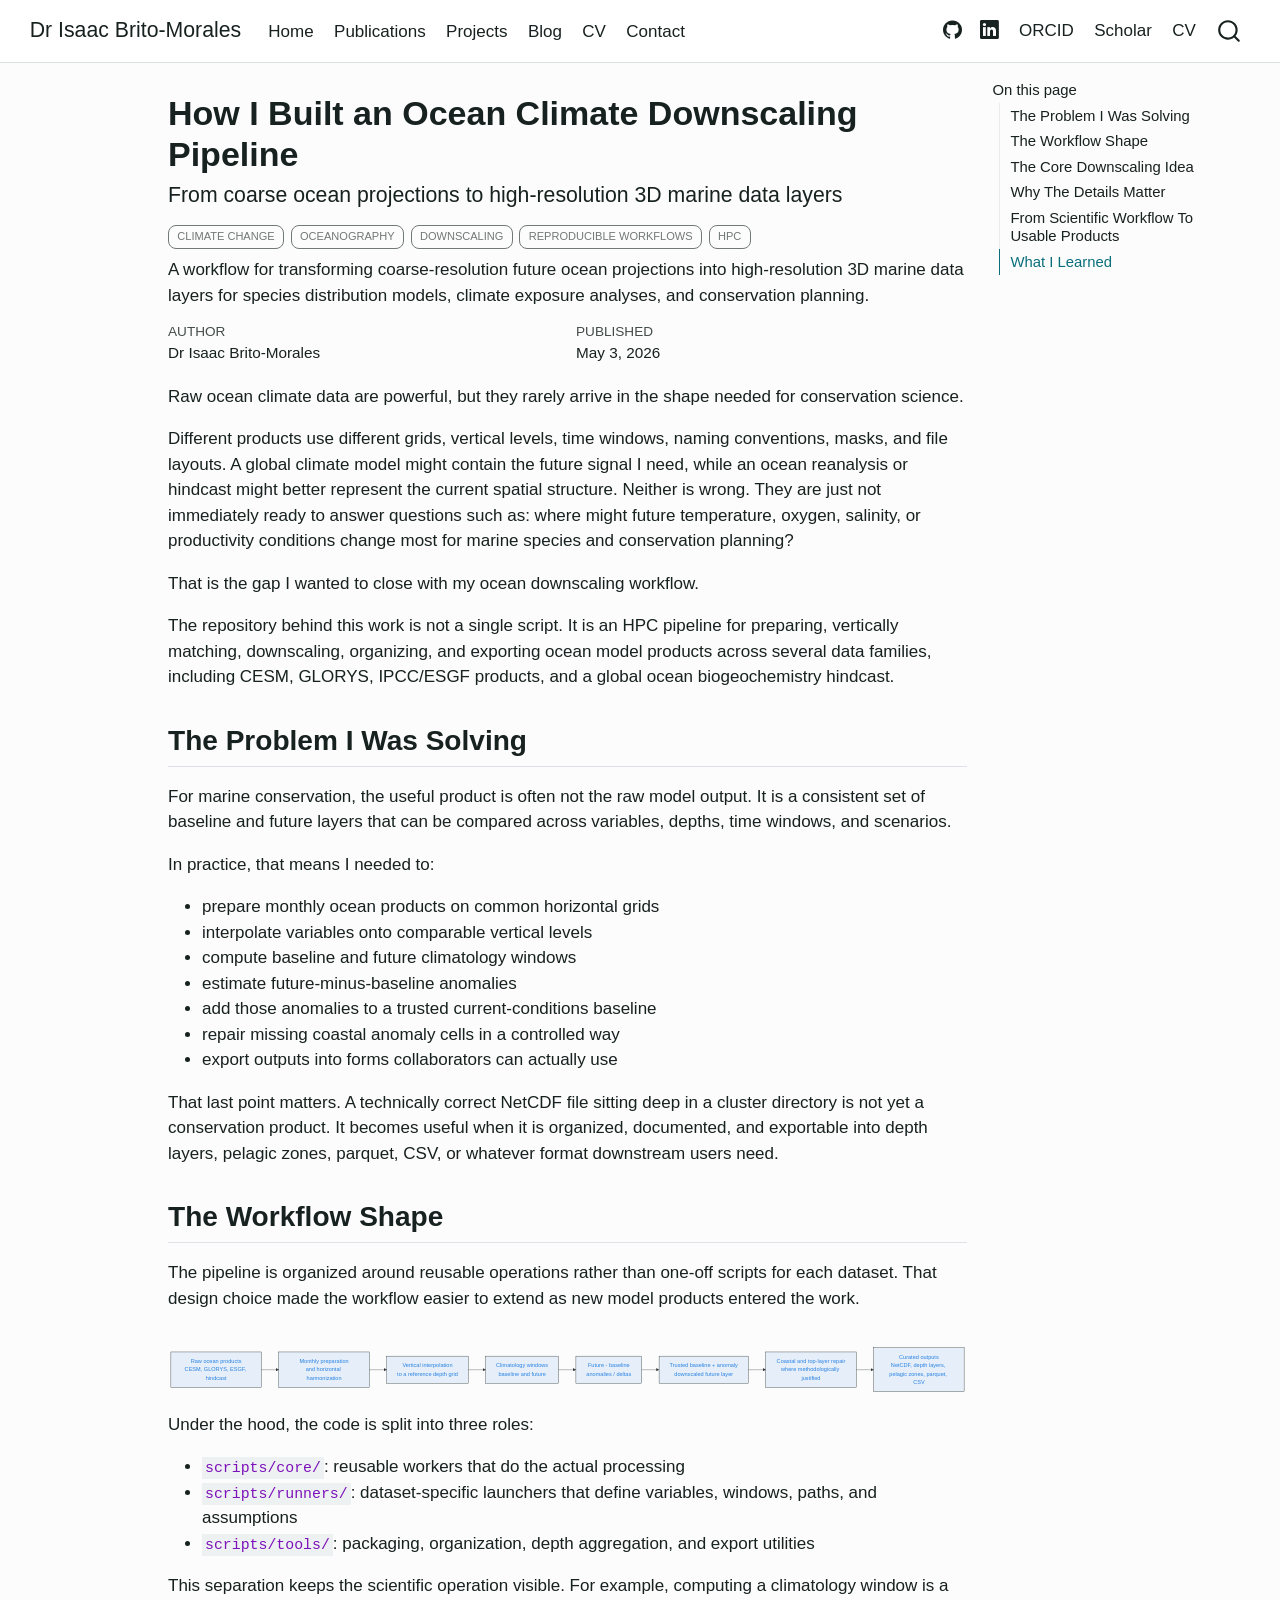
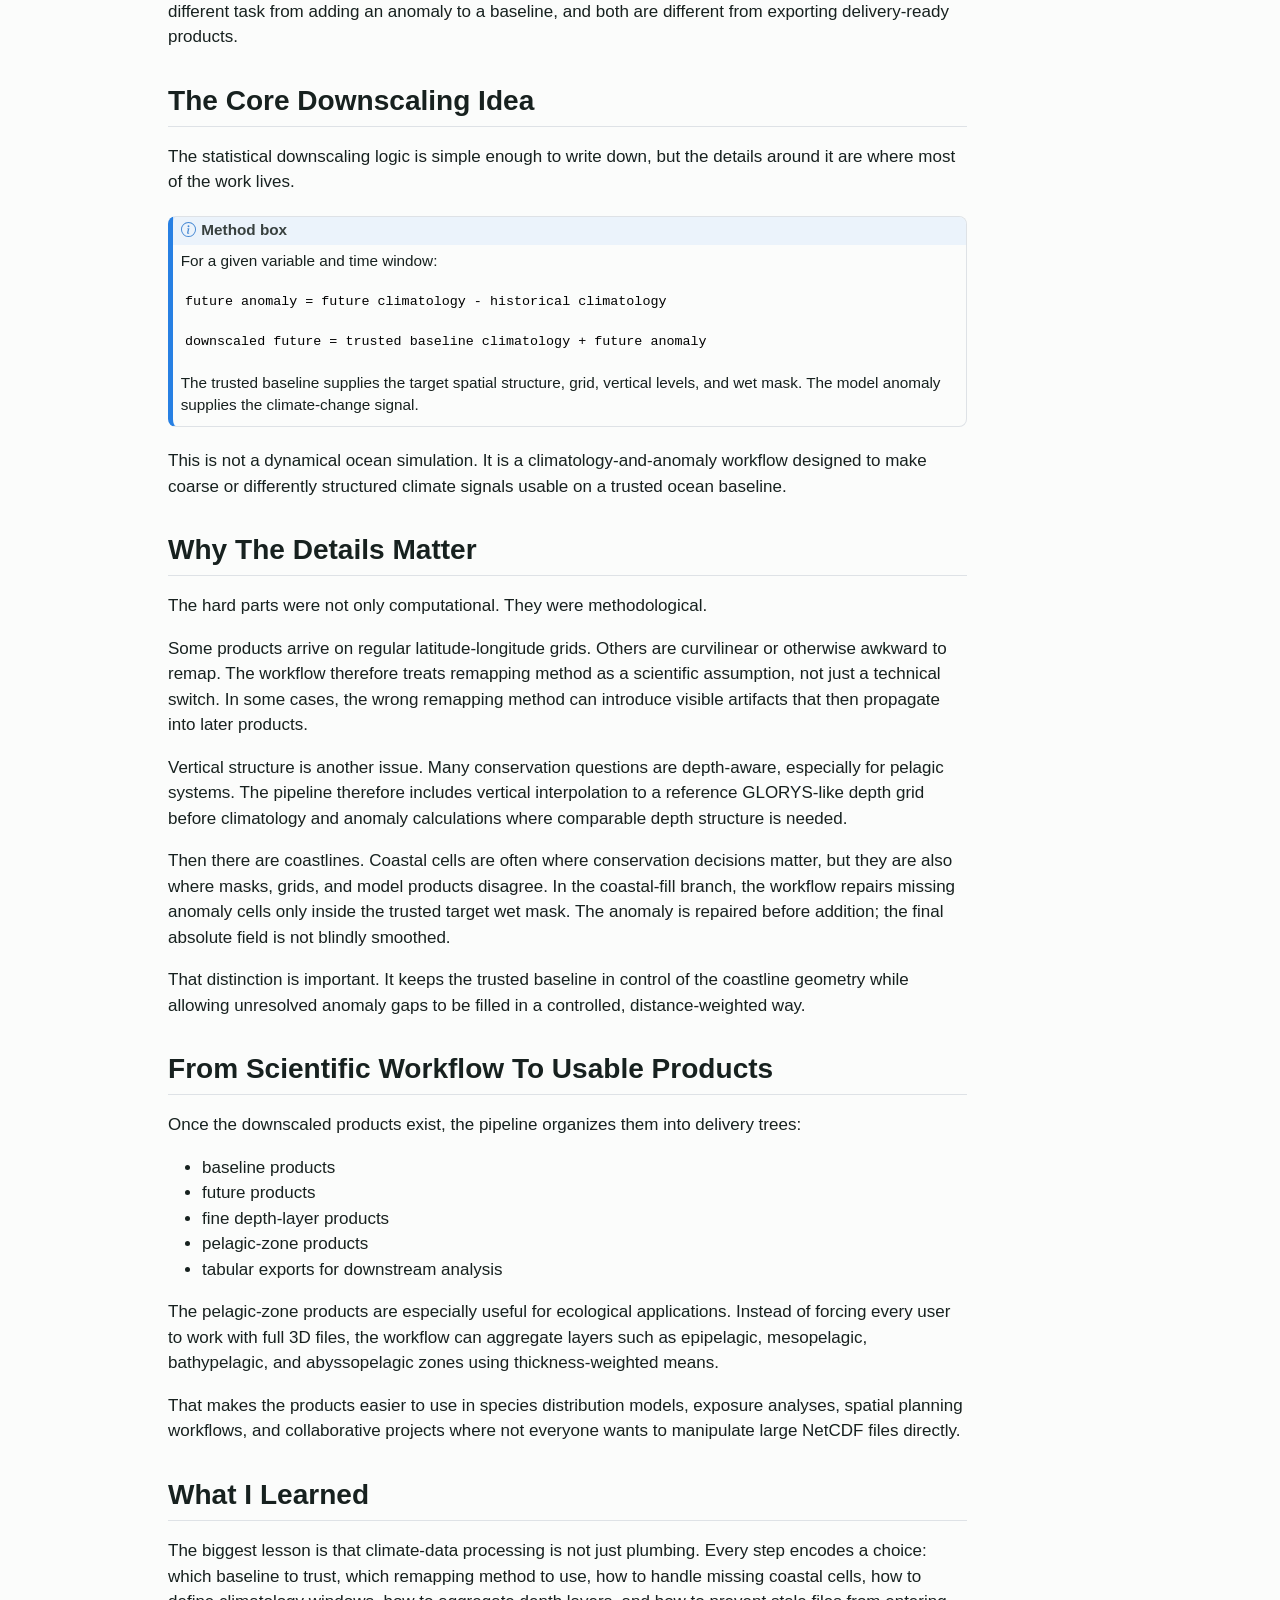
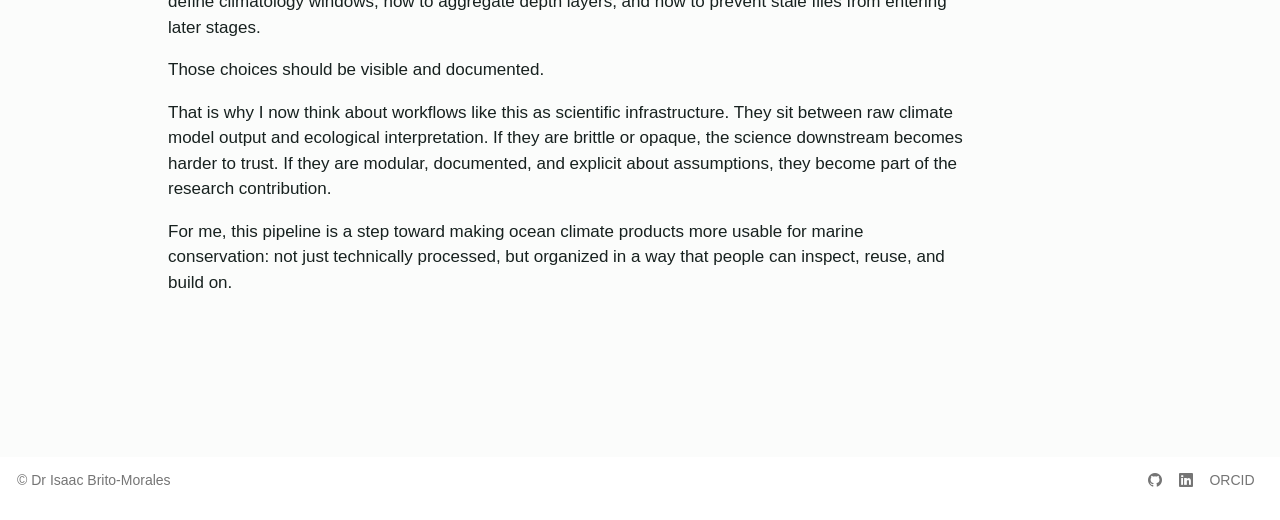
<file: docs/posts/ocean-climate-downscaling-pipeline/index.html>
<!DOCTYPE html>
<html xmlns="http://www.w3.org/1999/xhtml" lang="en" xml:lang="en"><head>

<meta charset="utf-8">
<meta name="generator" content="quarto-1.9.38">

<meta name="viewport" content="width=device-width, initial-scale=1.0, user-scalable=yes">

<meta name="author" content="Dr Isaac Brito-Morales">
<meta name="dcterms.date" content="2026-05-03">
<meta name="description" content="A workflow for transforming coarse-resolution future ocean projections into high-resolution 3D marine data layers for species distribution models, climate exposure analyses, and conservation planning.">

<title>How I Built an Ocean Climate Downscaling Pipeline – Dr Isaac Brito-Morales</title>
<style>
/* Default styles provided by pandoc.
** See https://pandoc.org/MANUAL.html#variables-for-html for config info.
*/
code{white-space: pre-wrap;}
span.smallcaps{font-variant: small-caps;}
div.columns{display: flex; gap: min(4vw, 1.5em);}
div.column{flex: auto; overflow-x: auto;}
div.hanging-indent{margin-left: 1.5em; text-indent: -1.5em;}
ul.task-list{list-style: none;}
ul.task-list li input[type="checkbox"] {
  width: 0.8em;
  margin: 0 0.8em 0.2em -1em; /* quarto-specific, see https://github.com/quarto-dev/quarto-cli/issues/4556 */ 
  vertical-align: middle;
}
</style>


<script src="../../site_libs/quarto-nav/quarto-nav.js"></script>
<script src="../../site_libs/clipboard/clipboard.min.js"></script>
<script src="../../site_libs/quarto-search/autocomplete.umd.js"></script>
<script src="../../site_libs/quarto-search/fuse.min.js"></script>
<script src="../../site_libs/quarto-search/quarto-search.js"></script>
<meta name="quarto:offset" content="../../">
<link href="../../content/images/isaac-brito-morales_v02.jpg" rel="icon" type="image/jpeg">
<script src="../../site_libs/quarto-html/quarto.js" type="module"></script>
<script src="../../site_libs/quarto-html/tabsets/tabsets.js" type="module"></script>
<script src="../../site_libs/quarto-html/popper.min.js"></script>
<script src="../../site_libs/quarto-html/tippy.umd.min.js"></script>
<script src="../../site_libs/quarto-html/anchor.min.js"></script>
<link href="../../site_libs/quarto-html/tippy.css" rel="stylesheet">
<link href="../../site_libs/quarto-html/quarto-syntax-highlighting-15634bcf2e68342d4ad2dfa704d543f6.css" rel="stylesheet" id="quarto-text-highlighting-styles">
<script src="../../site_libs/bootstrap/bootstrap.min.js"></script>
<link href="../../site_libs/bootstrap/bootstrap-icons.css" rel="stylesheet">
<link href="../../site_libs/bootstrap/bootstrap-52df45092cf3716b6a27760380022c2d.min.css" rel="stylesheet" append-hash="true" id="quarto-bootstrap" data-mode="light">
<script id="quarto-search-options" type="application/json">{
  "location": "navbar",
  "copy-button": false,
  "collapse-after": 3,
  "panel-placement": "end",
  "type": "overlay",
  "limit": 50,
  "keyboard-shortcut": [
    "f",
    "/",
    "s"
  ],
  "language": {
    "search-no-results-text": "No results",
    "search-matching-documents-text": "matching documents",
    "search-copy-link-title": "Copy link to search",
    "search-hide-matches-text": "Hide additional matches",
    "search-more-match-text": "more match in this document",
    "search-more-matches-text": "more matches in this document",
    "search-clear-button-title": "Clear",
    "search-text-placeholder": "",
    "search-detached-cancel-button-title": "Cancel",
    "search-submit-button-title": "Submit",
    "search-label": "Search"
  }
}</script>
<style>html{ scroll-behavior: smooth; }</style>
<script src="../../site_libs/quarto-diagram/mermaid.min.js"></script>
<script src="../../site_libs/quarto-diagram/mermaid-init.js"></script>
<link href="../../site_libs/quarto-diagram/mermaid.css" rel="stylesheet">


<meta property="og:title" content="How I Built an Ocean Climate Downscaling Pipeline – Dr Isaac Brito-Morales">
<meta property="og:description" content="A workflow for transforming coarse-resolution future ocean projections into high-resolution 3D marine data layers for species distribution models, climate exposure analyses, and conservation planning.">
<meta property="og:image" content="https://isaakbm.github.io/content/images/noaa-earth-2026-04-14.jpg">
<meta property="og:site_name" content="Dr Isaac Brito-Morales">
<meta property="og:image:alt" content="NOAA satellite view of Earth over the Pacific Ocean on April 14, 2026.">
<meta name="twitter:title" content="How I Built an Ocean Climate Downscaling Pipeline – Dr Isaac Brito-Morales">
<meta name="twitter:description" content="A workflow for transforming coarse-resolution future ocean projections into high-resolution 3D marine data layers for species distribution models, climate exposure analyses, and conservation planning.">
<meta name="twitter:image" content="https://isaakbm.github.io/content/images/noaa-earth-2026-04-14.jpg">
<meta name="twitter:card" content="summary_large_image">
<meta name="twitter:image:alt" content="NOAA satellite view of Earth over the Pacific Ocean on April 14, 2026.">
</head>

<body class="nav-fixed quarto-light">

<div id="quarto-search-results"></div>
  <header id="quarto-header" class="headroom fixed-top">
    <nav class="navbar navbar-expand-lg " data-bs-theme="dark">
      <div class="navbar-container container-fluid">
      <div class="navbar-brand-container mx-auto">
    <a class="navbar-brand" href="../../index.html">
    <span class="navbar-title">Dr Isaac Brito-Morales</span>
    </a>
  </div>
            <div id="quarto-search" class="" title="Search"></div>
          <button class="navbar-toggler" type="button" data-bs-toggle="collapse" data-bs-target="#navbarCollapse" aria-controls="navbarCollapse" role="menu" aria-expanded="false" aria-label="Toggle navigation" onclick="if (window.quartoToggleHeadroom) { window.quartoToggleHeadroom(); }">
  <span class="navbar-toggler-icon"></span>
</button>
          <div class="collapse navbar-collapse" id="navbarCollapse">
            <ul class="navbar-nav navbar-nav-scroll me-auto">
  <li class="nav-item">
    <a class="nav-link" href="../../index.html"> 
<span class="menu-text">Home</span></a>
  </li>  
  <li class="nav-item">
    <a class="nav-link" href="../../publications.html"> 
<span class="menu-text">Publications</span></a>
  </li>  
  <li class="nav-item">
    <a class="nav-link" href="../../projects.html"> 
<span class="menu-text">Projects</span></a>
  </li>  
  <li class="nav-item">
    <a class="nav-link" href="../../posts.html"> 
<span class="menu-text">Blog</span></a>
  </li>  
  <li class="nav-item">
    <a class="nav-link" href="../../cv.html"> 
<span class="menu-text">CV</span></a>
  </li>  
  <li class="nav-item">
    <a class="nav-link" href="../../contact.html"> 
<span class="menu-text">Contact</span></a>
  </li>  
</ul>
            <ul class="navbar-nav navbar-nav-scroll ms-auto">
  <li class="nav-item compact">
    <a class="nav-link" href="https://github.com/IsaakBM"> <i class="bi bi-github" role="img" aria-label="GitHub">
</i> 
<span class="menu-text"></span></a>
  </li>  
  <li class="nav-item compact">
    <a class="nav-link" href="https://www.linkedin.com/in/isaakbm/"> <i class="bi bi-linkedin" role="img" aria-label="LinkedIn">
</i> 
<span class="menu-text"></span></a>
  </li>  
  <li class="nav-item">
    <a class="nav-link" href="https://orcid.org/0000-0003-0073-2431"> 
<span class="menu-text">ORCID</span></a>
  </li>  
  <li class="nav-item">
    <a class="nav-link" href="https://scholar.google.com.au/citations?hl=en&amp;view_op=list_works&amp;gmla=AJsN-F5xl24DTIsGvaLU0eC3m1MDcho9MYiREe36Fg2N9Gi43a7GrLAl9R9cx9tlP3Ojy3Pbw3vQR5GjWGaxFt8PX-UPtBPkYpyCpTKp2huz5V-G2VpbMQ0&amp;user=o0-V01oAAAAJ#d=gsc_md_cod&amp;t=1777789187183&amp;u=%2Fcitations%3Fview_op%3Dlist_colleagues%26hl%3Den%26json%3D%26user%3Do0-V01oAAAAJ%23t%3Dgsc_cod_lc"> 
<span class="menu-text">Scholar</span></a>
  </li>  
  <li class="nav-item">
    <a class="nav-link" href="../../content/pdf/isaac_brito_morales_academic_cv.pdf"> 
<span class="menu-text">CV</span></a>
  </li>  
</ul>
          </div> <!-- /navcollapse -->
            <div class="quarto-navbar-tools">
</div>
      </div> <!-- /container-fluid -->
    </nav>
</header>
<!-- content -->
<div id="quarto-content" class="quarto-container page-columns page-rows-contents page-layout-article page-navbar">
<!-- sidebar -->
<!-- margin-sidebar -->
    <div id="quarto-margin-sidebar" class="sidebar margin-sidebar">
        <nav id="TOC" role="doc-toc" class="toc-active">
    <h2 id="toc-title">On this page</h2>
   
  <ul>
  <li><a href="#the-problem-i-was-solving" id="toc-the-problem-i-was-solving" class="nav-link active" data-scroll-target="#the-problem-i-was-solving">The Problem I Was Solving</a></li>
  <li><a href="#the-workflow-shape" id="toc-the-workflow-shape" class="nav-link" data-scroll-target="#the-workflow-shape">The Workflow Shape</a></li>
  <li><a href="#the-core-downscaling-idea" id="toc-the-core-downscaling-idea" class="nav-link" data-scroll-target="#the-core-downscaling-idea">The Core Downscaling Idea</a></li>
  <li><a href="#why-the-details-matter" id="toc-why-the-details-matter" class="nav-link" data-scroll-target="#why-the-details-matter">Why The Details Matter</a></li>
  <li><a href="#from-scientific-workflow-to-usable-products" id="toc-from-scientific-workflow-to-usable-products" class="nav-link" data-scroll-target="#from-scientific-workflow-to-usable-products">From Scientific Workflow To Usable Products</a></li>
  <li><a href="#what-i-learned" id="toc-what-i-learned" class="nav-link" data-scroll-target="#what-i-learned">What I Learned</a></li>
  </ul>
</nav>
    </div>
<!-- main -->
<main class="content" id="quarto-document-content">

<header id="title-block-header" class="quarto-title-block default">
<div class="quarto-title">
<h1 class="title">How I Built an Ocean Climate Downscaling Pipeline</h1>
<p class="subtitle lead">From coarse ocean projections to high-resolution 3D marine data layers</p>
  <div class="quarto-categories">
    <div class="quarto-category">climate change</div>
    <div class="quarto-category">oceanography</div>
    <div class="quarto-category">downscaling</div>
    <div class="quarto-category">reproducible workflows</div>
    <div class="quarto-category">HPC</div>
  </div>
  </div>

<div>
  <div class="description">
    A workflow for transforming coarse-resolution future ocean projections into high-resolution 3D marine data layers for species distribution models, climate exposure analyses, and conservation planning.
  </div>
</div>


<div class="quarto-title-meta">

    <div>
    <div class="quarto-title-meta-heading">Author</div>
    <div class="quarto-title-meta-contents">
             <p>Dr Isaac Brito-Morales </p>
          </div>
  </div>
    
    <div>
    <div class="quarto-title-meta-heading">Published</div>
    <div class="quarto-title-meta-contents">
      <p class="date">May 3, 2026</p>
    </div>
  </div>
  
    
  </div>
  


</header>


<p>Raw ocean climate data are powerful, but they rarely arrive in the shape needed for conservation science.</p>
<p>Different products use different grids, vertical levels, time windows, naming conventions, masks, and file layouts. A global climate model might contain the future signal I need, while an ocean reanalysis or hindcast might better represent the current spatial structure. Neither is wrong. They are just not immediately ready to answer questions such as: where might future temperature, oxygen, salinity, or productivity conditions change most for marine species and conservation planning?</p>
<p>That is the gap I wanted to close with my ocean downscaling workflow.</p>
<p>The repository behind this work is not a single script. It is an HPC pipeline for preparing, vertically matching, downscaling, organizing, and exporting ocean model products across several data families, including CESM, GLORYS, IPCC/ESGF products, and a global ocean biogeochemistry hindcast.</p>
<section id="the-problem-i-was-solving" class="level2">
<h2 class="anchored" data-anchor-id="the-problem-i-was-solving">The Problem I Was Solving</h2>
<p>For marine conservation, the useful product is often not the raw model output. It is a consistent set of baseline and future layers that can be compared across variables, depths, time windows, and scenarios.</p>
<p>In practice, that means I needed to:</p>
<ul>
<li>prepare monthly ocean products on common horizontal grids</li>
<li>interpolate variables onto comparable vertical levels</li>
<li>compute baseline and future climatology windows</li>
<li>estimate future-minus-baseline anomalies</li>
<li>add those anomalies to a trusted current-conditions baseline</li>
<li>repair missing coastal anomaly cells in a controlled way</li>
<li>export outputs into forms collaborators can actually use</li>
</ul>
<p>That last point matters. A technically correct NetCDF file sitting deep in a cluster directory is not yet a conservation product. It becomes useful when it is organized, documented, and exportable into depth layers, pelagic zones, parquet, CSV, or whatever format downstream users need.</p>
</section>
<section id="the-workflow-shape" class="level2">
<h2 class="anchored" data-anchor-id="the-workflow-shape">The Workflow Shape</h2>
<p>The pipeline is organized around reusable operations rather than one-off scripts for each dataset. That design choice made the workflow easier to extend as new model products entered the work.</p>
<div class="cell" data-layout-align="default">
<div class="cell-output-display">
<div>
<p></p><figure class="figure"><p></p>
<div>
<pre class="mermaid mermaid-js">flowchart LR
  A["Raw ocean products&lt;br/&gt;CESM, GLORYS, ESGF, hindcast"] --&gt; B["Monthly preparation&lt;br/&gt;and horizontal harmonization"]
  B --&gt; C["Vertical interpolation&lt;br/&gt;to a reference depth grid"]
  C --&gt; D["Climatology windows&lt;br/&gt;baseline and future"]
  D --&gt; E["Future - baseline&lt;br/&gt;anomalies / deltas"]
  E --&gt; F["Trusted baseline + anomaly&lt;br/&gt;downscaled future layer"]
  F --&gt; G["Coastal and top-layer repair&lt;br/&gt;where methodologically justified"]
  G --&gt; H["Curated outputs&lt;br/&gt;NetCDF, depth layers, pelagic zones, parquet, CSV"]
</pre>
</div>
<p></p></figure><p></p>
</div>
</div>
</div>
<p>Under the hood, the code is split into three roles:</p>
<ul>
<li><code>scripts/core/</code>: reusable workers that do the actual processing</li>
<li><code>scripts/runners/</code>: dataset-specific launchers that define variables, windows, paths, and assumptions</li>
<li><code>scripts/tools/</code>: packaging, organization, depth aggregation, and export utilities</li>
</ul>
<p>This separation keeps the scientific operation visible. For example, computing a climatology window is a different task from adding an anomaly to a baseline, and both are different from exporting delivery-ready products.</p>
</section>
<section id="the-core-downscaling-idea" class="level2">
<h2 class="anchored" data-anchor-id="the-core-downscaling-idea">The Core Downscaling Idea</h2>
<p>The statistical downscaling logic is simple enough to write down, but the details around it are where most of the work lives.</p>
<div class="callout callout-style-default callout-note callout-titled">
<div class="callout-header d-flex align-content-center">
<div class="callout-icon-container">
<i class="callout-icon"></i>
</div>
<div class="callout-title-container flex-fill">
<span class="screen-reader-only">Note</span>Method box
</div>
</div>
<div class="callout-body-container callout-body">
<p>For a given variable and time window:</p>
<pre class="text"><code>future anomaly = future climatology - historical climatology

downscaled future = trusted baseline climatology + future anomaly</code></pre>
<p>The trusted baseline supplies the target spatial structure, grid, vertical levels, and wet mask. The model anomaly supplies the climate-change signal.</p>
</div>
</div>
<p>This is not a dynamical ocean simulation. It is a climatology-and-anomaly workflow designed to make coarse or differently structured climate signals usable on a trusted ocean baseline.</p>
</section>
<section id="why-the-details-matter" class="level2">
<h2 class="anchored" data-anchor-id="why-the-details-matter">Why The Details Matter</h2>
<p>The hard parts were not only computational. They were methodological.</p>
<p>Some products arrive on regular latitude-longitude grids. Others are curvilinear or otherwise awkward to remap. The workflow therefore treats remapping method as a scientific assumption, not just a technical switch. In some cases, the wrong remapping method can introduce visible artifacts that then propagate into later products.</p>
<p>Vertical structure is another issue. Many conservation questions are depth-aware, especially for pelagic systems. The pipeline therefore includes vertical interpolation to a reference GLORYS-like depth grid before climatology and anomaly calculations where comparable depth structure is needed.</p>
<p>Then there are coastlines. Coastal cells are often where conservation decisions matter, but they are also where masks, grids, and model products disagree. In the coastal-fill branch, the workflow repairs missing anomaly cells only inside the trusted target wet mask. The anomaly is repaired before addition; the final absolute field is not blindly smoothed.</p>
<p>That distinction is important. It keeps the trusted baseline in control of the coastline geometry while allowing unresolved anomaly gaps to be filled in a controlled, distance-weighted way.</p>
</section>
<section id="from-scientific-workflow-to-usable-products" class="level2">
<h2 class="anchored" data-anchor-id="from-scientific-workflow-to-usable-products">From Scientific Workflow To Usable Products</h2>
<p>Once the downscaled products exist, the pipeline organizes them into delivery trees:</p>
<ul>
<li>baseline products</li>
<li>future products</li>
<li>fine depth-layer products</li>
<li>pelagic-zone products</li>
<li>tabular exports for downstream analysis</li>
</ul>
<p>The pelagic-zone products are especially useful for ecological applications. Instead of forcing every user to work with full 3D files, the workflow can aggregate layers such as epipelagic, mesopelagic, bathypelagic, and abyssopelagic zones using thickness-weighted means.</p>
<p>That makes the products easier to use in species distribution models, exposure analyses, spatial planning workflows, and collaborative projects where not everyone wants to manipulate large NetCDF files directly.</p>
</section>
<section id="what-i-learned" class="level2">
<h2 class="anchored" data-anchor-id="what-i-learned">What I Learned</h2>
<p>The biggest lesson is that climate-data processing is not just plumbing. Every step encodes a choice: which baseline to trust, which remapping method to use, how to handle missing coastal cells, how to define climatology windows, how to aggregate depth layers, and how to prevent stale files from entering later stages.</p>
<p>Those choices should be visible and documented.</p>
<p>That is why I now think about workflows like this as scientific infrastructure. They sit between raw climate model output and ecological interpretation. If they are brittle or opaque, the science downstream becomes harder to trust. If they are modular, documented, and explicit about assumptions, they become part of the research contribution.</p>
<p>For me, this pipeline is a step toward making ocean climate products more usable for marine conservation: not just technically processed, but organized in a way that people can inspect, reuse, and build on.</p>


</section>

</main> <!-- /main -->
<script id="quarto-html-after-body" type="application/javascript">
  window.document.addEventListener("DOMContentLoaded", function (event) {
    const icon = "";
    const anchorJS = new window.AnchorJS();
    anchorJS.options = {
      placement: 'right',
      icon: icon
    };
    anchorJS.add('.anchored');
    const isCodeAnnotation = (el) => {
      for (const clz of el.classList) {
        if (clz.startsWith('code-annotation-')) {                     
          return true;
        }
      }
      return false;
    }
    const onCopySuccess = function(e) {
      // button target
      const button = e.trigger;
      // don't keep focus
      button.blur();
      // flash "checked"
      button.classList.add('code-copy-button-checked');
      var currentTitle = button.getAttribute("title");
      button.setAttribute("title", "Copied!");
      let tooltip;
      if (window.bootstrap) {
        button.setAttribute("data-bs-toggle", "tooltip");
        button.setAttribute("data-bs-placement", "left");
        button.setAttribute("data-bs-title", "Copied!");
        tooltip = new bootstrap.Tooltip(button, 
          { trigger: "manual", 
            customClass: "code-copy-button-tooltip",
            offset: [0, -8]});
        tooltip.show();    
      }
      setTimeout(function() {
        if (tooltip) {
          tooltip.hide();
          button.removeAttribute("data-bs-title");
          button.removeAttribute("data-bs-toggle");
          button.removeAttribute("data-bs-placement");
        }
        button.setAttribute("title", currentTitle);
        button.classList.remove('code-copy-button-checked');
      }, 1000);
      // clear code selection
      e.clearSelection();
    }
    const getTextToCopy = function(trigger) {
      const outerScaffold = trigger.parentElement.cloneNode(true);
      const codeEl = outerScaffold.querySelector('code');
      for (const childEl of codeEl.children) {
        if (isCodeAnnotation(childEl)) {
          childEl.remove();
        }
      }
      return codeEl.innerText;
    }
    const clipboard = new window.ClipboardJS('.code-copy-button:not([data-in-quarto-modal])', {
      text: getTextToCopy
    });
    clipboard.on('success', onCopySuccess);
    if (window.document.getElementById('quarto-embedded-source-code-modal')) {
      const clipboardModal = new window.ClipboardJS('.code-copy-button[data-in-quarto-modal]', {
        text: getTextToCopy,
        container: window.document.getElementById('quarto-embedded-source-code-modal')
      });
      clipboardModal.on('success', onCopySuccess);
    }
      var localhostRegex = new RegExp(/^(?:http|https):\/\/localhost\:?[0-9]*\//);
      var mailtoRegex = new RegExp(/^mailto:/);
        var filterRegex = new RegExp("https:\/\/isaakbm\.github\.io");
      var isInternal = (href) => {
          return filterRegex.test(href) || localhostRegex.test(href) || mailtoRegex.test(href);
      }
      // Inspect non-navigation links and adorn them if external
     var links = window.document.querySelectorAll('a[href]:not(.nav-link):not(.navbar-brand):not(.toc-action):not(.sidebar-link):not(.sidebar-item-toggle):not(.pagination-link):not(.no-external):not([aria-hidden]):not(.dropdown-item):not(.quarto-navigation-tool):not(.about-link)');
      for (var i=0; i<links.length; i++) {
        const link = links[i];
        if (!isInternal(link.href)) {
          // undo the damage that might have been done by quarto-nav.js in the case of
          // links that we want to consider external
          if (link.dataset.originalHref !== undefined) {
            link.href = link.dataset.originalHref;
          }
        }
      }
    function tippyHover(el, contentFn, onTriggerFn, onUntriggerFn) {
      const config = {
        allowHTML: true,
        maxWidth: 500,
        delay: 100,
        arrow: false,
        appendTo: function(el) {
            return el.parentElement;
        },
        interactive: true,
        interactiveBorder: 10,
        theme: 'quarto',
        placement: 'bottom-start',
      };
      if (contentFn) {
        config.content = contentFn;
      }
      if (onTriggerFn) {
        config.onTrigger = onTriggerFn;
      }
      if (onUntriggerFn) {
        config.onUntrigger = onUntriggerFn;
      }
      window.tippy(el, config); 
    }
    const noterefs = window.document.querySelectorAll('a[role="doc-noteref"]');
    for (var i=0; i<noterefs.length; i++) {
      const ref = noterefs[i];
      tippyHover(ref, function() {
        // use id or data attribute instead here
        let href = ref.getAttribute('data-footnote-href') || ref.getAttribute('href');
        try { href = new URL(href).hash; } catch {}
        const id = href.replace(/^#\/?/, "");
        const note = window.document.getElementById(id);
        if (note) {
          return note.innerHTML;
        } else {
          return "";
        }
      });
    }
    const xrefs = window.document.querySelectorAll('a.quarto-xref');
    const processXRef = (id, note) => {
      // Strip column container classes
      const stripColumnClz = (el) => {
        el.classList.remove("page-full", "page-columns");
        if (el.children) {
          for (const child of el.children) {
            stripColumnClz(child);
          }
        }
      }
      stripColumnClz(note)
      if (id === null || id.startsWith('sec-')) {
        // Special case sections, only their first couple elements
        const container = document.createElement("div");
        if (note.children && note.children.length > 2) {
          container.appendChild(note.children[0].cloneNode(true));
          for (let i = 1; i < note.children.length; i++) {
            const child = note.children[i];
            if (child.tagName === "P" && child.innerText === "") {
              continue;
            } else {
              container.appendChild(child.cloneNode(true));
              break;
            }
          }
          if (window.Quarto?.typesetMath) {
            window.Quarto.typesetMath(container);
          }
          return container.innerHTML
        } else {
          if (window.Quarto?.typesetMath) {
            window.Quarto.typesetMath(note);
          }
          return note.innerHTML;
        }
      } else {
        // Remove any anchor links if they are present
        const anchorLink = note.querySelector('a.anchorjs-link');
        if (anchorLink) {
          anchorLink.remove();
        }
        if (window.Quarto?.typesetMath) {
          window.Quarto.typesetMath(note);
        }
        if (note.classList.contains("callout")) {
          return note.outerHTML;
        } else {
          return note.innerHTML;
        }
      }
    }
    for (var i=0; i<xrefs.length; i++) {
      const xref = xrefs[i];
      tippyHover(xref, undefined, function(instance) {
        instance.disable();
        let url = xref.getAttribute('href');
        let hash = undefined; 
        if (url.startsWith('#')) {
          hash = url;
        } else {
          try { hash = new URL(url).hash; } catch {}
        }
        if (hash) {
          const id = hash.replace(/^#\/?/, "");
          const note = window.document.getElementById(id);
          if (note !== null) {
            try {
              const html = processXRef(id, note.cloneNode(true));
              instance.setContent(html);
            } finally {
              instance.enable();
              instance.show();
            }
          } else {
            // See if we can fetch this
            fetch(url.split('#')[0])
            .then(res => res.text())
            .then(html => {
              const parser = new DOMParser();
              const htmlDoc = parser.parseFromString(html, "text/html");
              const note = htmlDoc.getElementById(id);
              if (note !== null) {
                const html = processXRef(id, note);
                instance.setContent(html);
              } 
            }).finally(() => {
              instance.enable();
              instance.show();
            });
          }
        } else {
          // See if we can fetch a full url (with no hash to target)
          // This is a special case and we should probably do some content thinning / targeting
          fetch(url)
          .then(res => res.text())
          .then(html => {
            const parser = new DOMParser();
            const htmlDoc = parser.parseFromString(html, "text/html");
            const note = htmlDoc.querySelector('main.content');
            if (note !== null) {
              // This should only happen for chapter cross references
              // (since there is no id in the URL)
              // remove the first header
              if (note.children.length > 0 && note.children[0].tagName === "HEADER") {
                note.children[0].remove();
              }
              const html = processXRef(null, note);
              instance.setContent(html);
            } 
          }).finally(() => {
            instance.enable();
            instance.show();
          });
        }
      }, function(instance) {
      });
    }
        let selectedAnnoteEl;
        const selectorForAnnotation = ( cell, annotation) => {
          let cellAttr = 'data-code-cell="' + cell + '"';
          let lineAttr = 'data-code-annotation="' +  annotation + '"';
          const selector = 'span[' + cellAttr + '][' + lineAttr + ']';
          return selector;
        }
        const selectCodeLines = (annoteEl) => {
          const doc = window.document;
          const targetCell = annoteEl.getAttribute("data-target-cell");
          const targetAnnotation = annoteEl.getAttribute("data-target-annotation");
          const annoteSpan = window.document.querySelector(selectorForAnnotation(targetCell, targetAnnotation));
          const lines = annoteSpan.getAttribute("data-code-lines").split(",");
          const lineIds = lines.map((line) => {
            return targetCell + "-" + line;
          })
          let top = null;
          let height = null;
          let parent = null;
          if (lineIds.length > 0) {
              //compute the position of the single el (top and bottom and make a div)
              const el = window.document.getElementById(lineIds[0]);
              top = el.offsetTop;
              height = el.offsetHeight;
              parent = el.parentElement.parentElement;
            if (lineIds.length > 1) {
              const lastEl = window.document.getElementById(lineIds[lineIds.length - 1]);
              const bottom = lastEl.offsetTop + lastEl.offsetHeight;
              height = bottom - top;
            }
            if (top !== null && height !== null && parent !== null) {
              // cook up a div (if necessary) and position it 
              let div = window.document.getElementById("code-annotation-line-highlight");
              if (div === null) {
                div = window.document.createElement("div");
                div.setAttribute("id", "code-annotation-line-highlight");
                div.style.position = 'absolute';
                parent.appendChild(div);
              }
              div.style.top = top - 2 + "px";
              div.style.height = height + 4 + "px";
              div.style.left = 0;
              let gutterDiv = window.document.getElementById("code-annotation-line-highlight-gutter");
              if (gutterDiv === null) {
                gutterDiv = window.document.createElement("div");
                gutterDiv.setAttribute("id", "code-annotation-line-highlight-gutter");
                gutterDiv.style.position = 'absolute';
                const codeCell = window.document.getElementById(targetCell);
                const gutter = codeCell.querySelector('.code-annotation-gutter');
                gutter.appendChild(gutterDiv);
              }
              gutterDiv.style.top = top - 2 + "px";
              gutterDiv.style.height = height + 4 + "px";
            }
            selectedAnnoteEl = annoteEl;
          }
        };
        const unselectCodeLines = () => {
          const elementsIds = ["code-annotation-line-highlight", "code-annotation-line-highlight-gutter"];
          elementsIds.forEach((elId) => {
            const div = window.document.getElementById(elId);
            if (div) {
              div.remove();
            }
          });
          selectedAnnoteEl = undefined;
        };
          // Handle positioning of the toggle
      window.addEventListener(
        "resize",
        throttle(() => {
          elRect = undefined;
          if (selectedAnnoteEl) {
            selectCodeLines(selectedAnnoteEl);
          }
        }, 10)
      );
      function throttle(fn, ms) {
      let throttle = false;
      let timer;
        return (...args) => {
          if(!throttle) { // first call gets through
              fn.apply(this, args);
              throttle = true;
          } else { // all the others get throttled
              if(timer) clearTimeout(timer); // cancel #2
              timer = setTimeout(() => {
                fn.apply(this, args);
                timer = throttle = false;
              }, ms);
          }
        };
      }
        // Attach click handler to the DT
        const annoteDls = window.document.querySelectorAll('dt[data-target-cell]');
        for (const annoteDlNode of annoteDls) {
          annoteDlNode.addEventListener('click', (event) => {
            const clickedEl = event.target;
            if (clickedEl !== selectedAnnoteEl) {
              unselectCodeLines();
              const activeEl = window.document.querySelector('dt[data-target-cell].code-annotation-active');
              if (activeEl) {
                activeEl.classList.remove('code-annotation-active');
              }
              selectCodeLines(clickedEl);
              clickedEl.classList.add('code-annotation-active');
            } else {
              // Unselect the line
              unselectCodeLines();
              clickedEl.classList.remove('code-annotation-active');
            }
          });
        }
    const findCites = (el) => {
      const parentEl = el.parentElement;
      if (parentEl) {
        const cites = parentEl.dataset.cites;
        if (cites) {
          return {
            el,
            cites: cites.split(' ')
          };
        } else {
          return findCites(el.parentElement)
        }
      } else {
        return undefined;
      }
    };
    var bibliorefs = window.document.querySelectorAll('a[role="doc-biblioref"]');
    for (var i=0; i<bibliorefs.length; i++) {
      const ref = bibliorefs[i];
      const citeInfo = findCites(ref);
      if (citeInfo) {
        tippyHover(citeInfo.el, function() {
          var popup = window.document.createElement('div');
          citeInfo.cites.forEach(function(cite) {
            var citeDiv = window.document.createElement('div');
            citeDiv.classList.add('hanging-indent');
            citeDiv.classList.add('csl-entry');
            var biblioDiv = window.document.getElementById('ref-' + cite);
            if (biblioDiv) {
              citeDiv.innerHTML = biblioDiv.innerHTML;
            }
            popup.appendChild(citeDiv);
          });
          return popup.innerHTML;
        });
      }
    }
  });
  </script>
</div> <!-- /content -->
<footer class="footer">
  <div class="nav-footer">
    <div class="nav-footer-left">
<p>© Dr Isaac Brito-Morales</p>
</div>   
    <div class="nav-footer-center">
      &nbsp;
    </div>
    <div class="nav-footer-right">
      <ul class="footer-items list-unstyled">
    <li class="nav-item compact">
    <a class="nav-link" href="https://github.com/IsaakBM">
      <i class="bi bi-github" role="img">
</i> 
    </a>
  </li>  
    <li class="nav-item compact">
    <a class="nav-link" href="https://www.linkedin.com/in/isaakbm/">
      <i class="bi bi-linkedin" role="img">
</i> 
    </a>
  </li>  
    <li class="nav-item">
    <a class="nav-link" href="https://orcid.org/0000-0003-0073-2431">
<p>ORCID</p>
</a>
  </li>  
</ul>
    </div>
  </div>
</footer>
<script>
document.addEventListener("click", async (event) => {
  const toggle = event.target.closest(".share-menu-toggle");
  const nativeButton = event.target.closest("[data-share-native]");
  const copyButton = event.target.closest("[data-copy-link]");

  document.querySelectorAll(".share-menu.is-open").forEach((menu) => {
    if (!menu.contains(event.target)) {
      menu.classList.remove("is-open");
      menu.querySelector(".share-menu-toggle")?.setAttribute("aria-expanded", "false");
    }
  });

  if (toggle) {
    const menu = toggle.closest(".share-menu");
    const isOpen = menu.classList.toggle("is-open");
    toggle.setAttribute("aria-expanded", String(isOpen));
    return;
  }

  const menu = event.target.closest(".share-menu");
  if (!menu) return;

  const shareData = {
    title: menu.dataset.shareTitle || document.title,
    text: menu.dataset.shareText || "",
    url: menu.dataset.shareUrl || window.location.href
  };

  if (nativeButton && navigator.share) {
    await navigator.share(shareData);
  }

  if (copyButton && navigator.clipboard) {
    await navigator.clipboard.writeText(shareData.url);
    copyButton.textContent = "Copied";
    setTimeout(() => {
      copyButton.textContent = "Copy link";
    }, 1600);
  }
});
</script>




<script src="../../site_libs/quarto-html/zenscroll-min.js"></script>
</body></html>
</file>
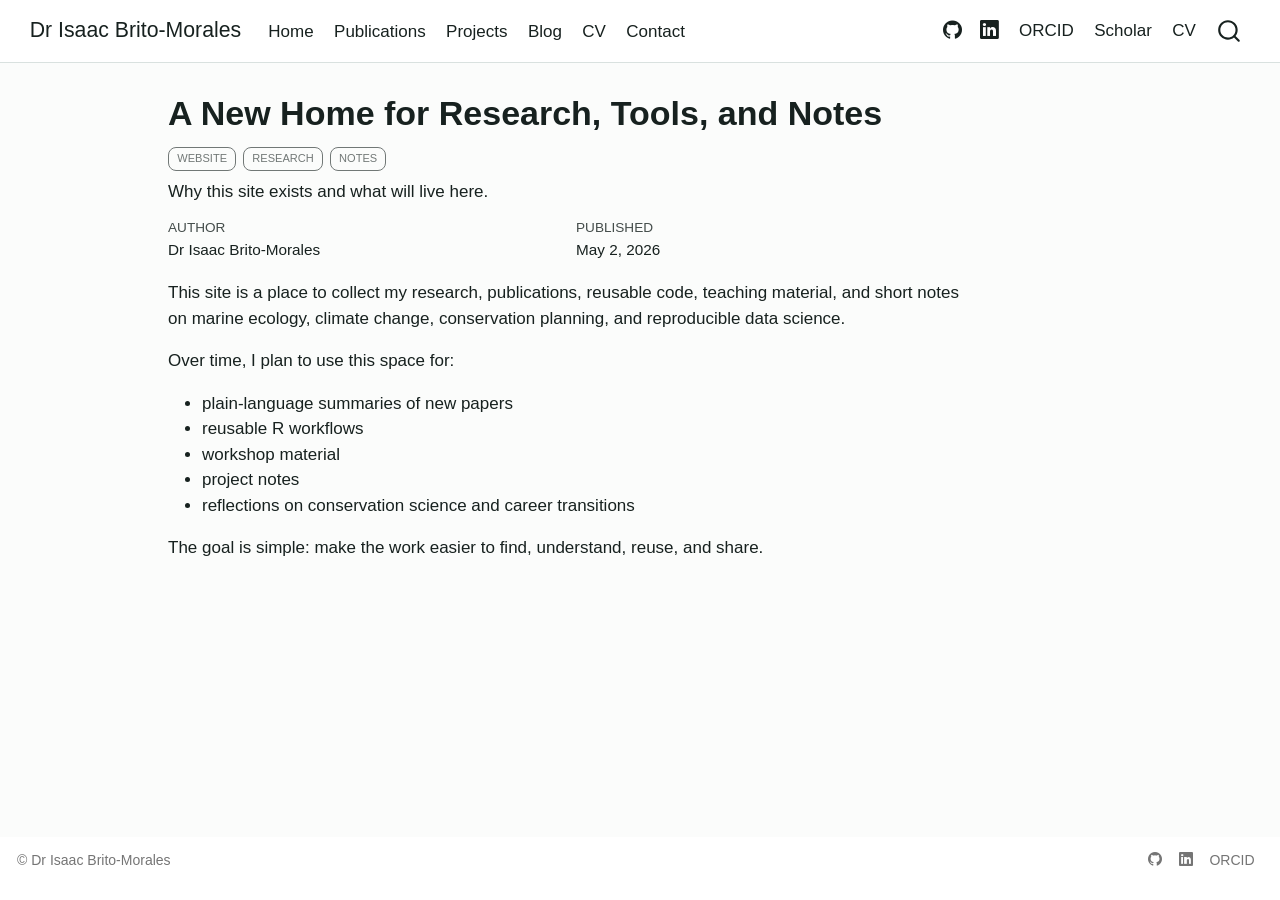
<file: docs/posts/welcome/index.html>
<!DOCTYPE html>
<html xmlns="http://www.w3.org/1999/xhtml" lang="en" xml:lang="en"><head>

<meta charset="utf-8">
<meta name="generator" content="quarto-1.9.38">

<meta name="viewport" content="width=device-width, initial-scale=1.0, user-scalable=yes">

<meta name="author" content="Dr Isaac Brito-Morales">
<meta name="dcterms.date" content="2026-05-02">
<meta name="description" content="Why this site exists and what will live here.">

<title>A New Home for Research, Tools, and Notes – Dr Isaac Brito-Morales</title>
<style>
/* Default styles provided by pandoc.
** See https://pandoc.org/MANUAL.html#variables-for-html for config info.
*/
code{white-space: pre-wrap;}
span.smallcaps{font-variant: small-caps;}
div.columns{display: flex; gap: min(4vw, 1.5em);}
div.column{flex: auto; overflow-x: auto;}
div.hanging-indent{margin-left: 1.5em; text-indent: -1.5em;}
ul.task-list{list-style: none;}
ul.task-list li input[type="checkbox"] {
  width: 0.8em;
  margin: 0 0.8em 0.2em -1em; /* quarto-specific, see https://github.com/quarto-dev/quarto-cli/issues/4556 */ 
  vertical-align: middle;
}
</style>


<script src="../../site_libs/quarto-nav/quarto-nav.js"></script>
<script src="../../site_libs/clipboard/clipboard.min.js"></script>
<script src="../../site_libs/quarto-search/autocomplete.umd.js"></script>
<script src="../../site_libs/quarto-search/fuse.min.js"></script>
<script src="../../site_libs/quarto-search/quarto-search.js"></script>
<meta name="quarto:offset" content="../../">
<link href="../../content/images/isaac-brito-morales_v02.jpg" rel="icon" type="image/jpeg">
<script src="../../site_libs/quarto-html/quarto.js" type="module"></script>
<script src="../../site_libs/quarto-html/tabsets/tabsets.js" type="module"></script>
<script src="../../site_libs/quarto-html/popper.min.js"></script>
<script src="../../site_libs/quarto-html/tippy.umd.min.js"></script>
<script src="../../site_libs/quarto-html/anchor.min.js"></script>
<link href="../../site_libs/quarto-html/tippy.css" rel="stylesheet">
<link href="../../site_libs/quarto-html/quarto-syntax-highlighting-15634bcf2e68342d4ad2dfa704d543f6.css" rel="stylesheet" id="quarto-text-highlighting-styles">
<script src="../../site_libs/bootstrap/bootstrap.min.js"></script>
<link href="../../site_libs/bootstrap/bootstrap-icons.css" rel="stylesheet">
<link href="../../site_libs/bootstrap/bootstrap-52df45092cf3716b6a27760380022c2d.min.css" rel="stylesheet" append-hash="true" id="quarto-bootstrap" data-mode="light">
<script id="quarto-search-options" type="application/json">{
  "location": "navbar",
  "copy-button": false,
  "collapse-after": 3,
  "panel-placement": "end",
  "type": "overlay",
  "limit": 50,
  "keyboard-shortcut": [
    "f",
    "/",
    "s"
  ],
  "language": {
    "search-no-results-text": "No results",
    "search-matching-documents-text": "matching documents",
    "search-copy-link-title": "Copy link to search",
    "search-hide-matches-text": "Hide additional matches",
    "search-more-match-text": "more match in this document",
    "search-more-matches-text": "more matches in this document",
    "search-clear-button-title": "Clear",
    "search-text-placeholder": "",
    "search-detached-cancel-button-title": "Cancel",
    "search-submit-button-title": "Submit",
    "search-label": "Search"
  }
}</script>
<style>html{ scroll-behavior: smooth; }</style>


<meta property="og:title" content="A New Home for Research, Tools, and Notes – Dr Isaac Brito-Morales">
<meta property="og:description" content="Why this site exists and what will live here.">
<meta property="og:image" content="https://isaakbm.github.io/content/images/isaac-brito-morales_v02.jpg">
<meta property="og:site_name" content="Dr Isaac Brito-Morales">
<meta name="twitter:title" content="A New Home for Research, Tools, and Notes – Dr Isaac Brito-Morales">
<meta name="twitter:description" content="Why this site exists and what will live here.">
<meta name="twitter:image" content="https://isaakbm.github.io/content/images/isaac-brito-morales_v02.jpg">
<meta name="twitter:card" content="summary_large_image">
</head>

<body class="nav-fixed quarto-light">

<div id="quarto-search-results"></div>
  <header id="quarto-header" class="headroom fixed-top">
    <nav class="navbar navbar-expand-lg " data-bs-theme="dark">
      <div class="navbar-container container-fluid">
      <div class="navbar-brand-container mx-auto">
    <a class="navbar-brand" href="../../index.html">
    <span class="navbar-title">Dr Isaac Brito-Morales</span>
    </a>
  </div>
            <div id="quarto-search" class="" title="Search"></div>
          <button class="navbar-toggler" type="button" data-bs-toggle="collapse" data-bs-target="#navbarCollapse" aria-controls="navbarCollapse" role="menu" aria-expanded="false" aria-label="Toggle navigation" onclick="if (window.quartoToggleHeadroom) { window.quartoToggleHeadroom(); }">
  <span class="navbar-toggler-icon"></span>
</button>
          <div class="collapse navbar-collapse" id="navbarCollapse">
            <ul class="navbar-nav navbar-nav-scroll me-auto">
  <li class="nav-item">
    <a class="nav-link" href="../../index.html"> 
<span class="menu-text">Home</span></a>
  </li>  
  <li class="nav-item">
    <a class="nav-link" href="../../publications.html"> 
<span class="menu-text">Publications</span></a>
  </li>  
  <li class="nav-item">
    <a class="nav-link" href="../../projects.html"> 
<span class="menu-text">Projects</span></a>
  </li>  
  <li class="nav-item">
    <a class="nav-link" href="../../posts.html"> 
<span class="menu-text">Blog</span></a>
  </li>  
  <li class="nav-item">
    <a class="nav-link" href="../../cv.html"> 
<span class="menu-text">CV</span></a>
  </li>  
  <li class="nav-item">
    <a class="nav-link" href="../../contact.html"> 
<span class="menu-text">Contact</span></a>
  </li>  
</ul>
            <ul class="navbar-nav navbar-nav-scroll ms-auto">
  <li class="nav-item compact">
    <a class="nav-link" href="https://github.com/IsaakBM"> <i class="bi bi-github" role="img" aria-label="GitHub">
</i> 
<span class="menu-text"></span></a>
  </li>  
  <li class="nav-item compact">
    <a class="nav-link" href="https://www.linkedin.com/in/isaakbm/"> <i class="bi bi-linkedin" role="img" aria-label="LinkedIn">
</i> 
<span class="menu-text"></span></a>
  </li>  
  <li class="nav-item">
    <a class="nav-link" href="https://orcid.org/0000-0003-0073-2431"> 
<span class="menu-text">ORCID</span></a>
  </li>  
  <li class="nav-item">
    <a class="nav-link" href="https://scholar.google.com.au/citations?hl=en&amp;view_op=list_works&amp;gmla=AJsN-F5xl24DTIsGvaLU0eC3m1MDcho9MYiREe36Fg2N9Gi43a7GrLAl9R9cx9tlP3Ojy3Pbw3vQR5GjWGaxFt8PX-UPtBPkYpyCpTKp2huz5V-G2VpbMQ0&amp;user=o0-V01oAAAAJ#d=gsc_md_cod&amp;t=1777789187183&amp;u=%2Fcitations%3Fview_op%3Dlist_colleagues%26hl%3Den%26json%3D%26user%3Do0-V01oAAAAJ%23t%3Dgsc_cod_lc"> 
<span class="menu-text">Scholar</span></a>
  </li>  
  <li class="nav-item">
    <a class="nav-link" href="../../content/pdf/isaac_brito_morales_academic_cv.pdf"> 
<span class="menu-text">CV</span></a>
  </li>  
</ul>
          </div> <!-- /navcollapse -->
            <div class="quarto-navbar-tools">
</div>
      </div> <!-- /container-fluid -->
    </nav>
</header>
<!-- content -->
<div id="quarto-content" class="quarto-container page-columns page-rows-contents page-layout-article page-navbar">
<!-- sidebar -->
<!-- margin-sidebar -->
    <div id="quarto-margin-sidebar" class="sidebar margin-sidebar zindex-bottom">
        
    </div>
<!-- main -->
<main class="content" id="quarto-document-content">

<header id="title-block-header" class="quarto-title-block default">
<div class="quarto-title">
<h1 class="title">A New Home for Research, Tools, and Notes</h1>
  <div class="quarto-categories">
    <div class="quarto-category">website</div>
    <div class="quarto-category">research</div>
    <div class="quarto-category">notes</div>
  </div>
  </div>

<div>
  <div class="description">
    Why this site exists and what will live here.
  </div>
</div>


<div class="quarto-title-meta">

    <div>
    <div class="quarto-title-meta-heading">Author</div>
    <div class="quarto-title-meta-contents">
             <p>Dr Isaac Brito-Morales </p>
          </div>
  </div>
    
    <div>
    <div class="quarto-title-meta-heading">Published</div>
    <div class="quarto-title-meta-contents">
      <p class="date">May 2, 2026</p>
    </div>
  </div>
  
    
  </div>
  


</header>


<p>This site is a place to collect my research, publications, reusable code, teaching material, and short notes on marine ecology, climate change, conservation planning, and reproducible data science.</p>
<p>Over time, I plan to use this space for:</p>
<ul>
<li>plain-language summaries of new papers</li>
<li>reusable R workflows</li>
<li>workshop material</li>
<li>project notes</li>
<li>reflections on conservation science and career transitions</li>
</ul>
<p>The goal is simple: make the work easier to find, understand, reuse, and share.</p>



</main> <!-- /main -->
<script id="quarto-html-after-body" type="application/javascript">
  window.document.addEventListener("DOMContentLoaded", function (event) {
    const icon = "";
    const anchorJS = new window.AnchorJS();
    anchorJS.options = {
      placement: 'right',
      icon: icon
    };
    anchorJS.add('.anchored');
    const isCodeAnnotation = (el) => {
      for (const clz of el.classList) {
        if (clz.startsWith('code-annotation-')) {                     
          return true;
        }
      }
      return false;
    }
    const onCopySuccess = function(e) {
      // button target
      const button = e.trigger;
      // don't keep focus
      button.blur();
      // flash "checked"
      button.classList.add('code-copy-button-checked');
      var currentTitle = button.getAttribute("title");
      button.setAttribute("title", "Copied!");
      let tooltip;
      if (window.bootstrap) {
        button.setAttribute("data-bs-toggle", "tooltip");
        button.setAttribute("data-bs-placement", "left");
        button.setAttribute("data-bs-title", "Copied!");
        tooltip = new bootstrap.Tooltip(button, 
          { trigger: "manual", 
            customClass: "code-copy-button-tooltip",
            offset: [0, -8]});
        tooltip.show();    
      }
      setTimeout(function() {
        if (tooltip) {
          tooltip.hide();
          button.removeAttribute("data-bs-title");
          button.removeAttribute("data-bs-toggle");
          button.removeAttribute("data-bs-placement");
        }
        button.setAttribute("title", currentTitle);
        button.classList.remove('code-copy-button-checked');
      }, 1000);
      // clear code selection
      e.clearSelection();
    }
    const getTextToCopy = function(trigger) {
      const outerScaffold = trigger.parentElement.cloneNode(true);
      const codeEl = outerScaffold.querySelector('code');
      for (const childEl of codeEl.children) {
        if (isCodeAnnotation(childEl)) {
          childEl.remove();
        }
      }
      return codeEl.innerText;
    }
    const clipboard = new window.ClipboardJS('.code-copy-button:not([data-in-quarto-modal])', {
      text: getTextToCopy
    });
    clipboard.on('success', onCopySuccess);
    if (window.document.getElementById('quarto-embedded-source-code-modal')) {
      const clipboardModal = new window.ClipboardJS('.code-copy-button[data-in-quarto-modal]', {
        text: getTextToCopy,
        container: window.document.getElementById('quarto-embedded-source-code-modal')
      });
      clipboardModal.on('success', onCopySuccess);
    }
      var localhostRegex = new RegExp(/^(?:http|https):\/\/localhost\:?[0-9]*\//);
      var mailtoRegex = new RegExp(/^mailto:/);
        var filterRegex = new RegExp("https:\/\/isaakbm\.github\.io");
      var isInternal = (href) => {
          return filterRegex.test(href) || localhostRegex.test(href) || mailtoRegex.test(href);
      }
      // Inspect non-navigation links and adorn them if external
     var links = window.document.querySelectorAll('a[href]:not(.nav-link):not(.navbar-brand):not(.toc-action):not(.sidebar-link):not(.sidebar-item-toggle):not(.pagination-link):not(.no-external):not([aria-hidden]):not(.dropdown-item):not(.quarto-navigation-tool):not(.about-link)');
      for (var i=0; i<links.length; i++) {
        const link = links[i];
        if (!isInternal(link.href)) {
          // undo the damage that might have been done by quarto-nav.js in the case of
          // links that we want to consider external
          if (link.dataset.originalHref !== undefined) {
            link.href = link.dataset.originalHref;
          }
        }
      }
    function tippyHover(el, contentFn, onTriggerFn, onUntriggerFn) {
      const config = {
        allowHTML: true,
        maxWidth: 500,
        delay: 100,
        arrow: false,
        appendTo: function(el) {
            return el.parentElement;
        },
        interactive: true,
        interactiveBorder: 10,
        theme: 'quarto',
        placement: 'bottom-start',
      };
      if (contentFn) {
        config.content = contentFn;
      }
      if (onTriggerFn) {
        config.onTrigger = onTriggerFn;
      }
      if (onUntriggerFn) {
        config.onUntrigger = onUntriggerFn;
      }
      window.tippy(el, config); 
    }
    const noterefs = window.document.querySelectorAll('a[role="doc-noteref"]');
    for (var i=0; i<noterefs.length; i++) {
      const ref = noterefs[i];
      tippyHover(ref, function() {
        // use id or data attribute instead here
        let href = ref.getAttribute('data-footnote-href') || ref.getAttribute('href');
        try { href = new URL(href).hash; } catch {}
        const id = href.replace(/^#\/?/, "");
        const note = window.document.getElementById(id);
        if (note) {
          return note.innerHTML;
        } else {
          return "";
        }
      });
    }
    const xrefs = window.document.querySelectorAll('a.quarto-xref');
    const processXRef = (id, note) => {
      // Strip column container classes
      const stripColumnClz = (el) => {
        el.classList.remove("page-full", "page-columns");
        if (el.children) {
          for (const child of el.children) {
            stripColumnClz(child);
          }
        }
      }
      stripColumnClz(note)
      if (id === null || id.startsWith('sec-')) {
        // Special case sections, only their first couple elements
        const container = document.createElement("div");
        if (note.children && note.children.length > 2) {
          container.appendChild(note.children[0].cloneNode(true));
          for (let i = 1; i < note.children.length; i++) {
            const child = note.children[i];
            if (child.tagName === "P" && child.innerText === "") {
              continue;
            } else {
              container.appendChild(child.cloneNode(true));
              break;
            }
          }
          if (window.Quarto?.typesetMath) {
            window.Quarto.typesetMath(container);
          }
          return container.innerHTML
        } else {
          if (window.Quarto?.typesetMath) {
            window.Quarto.typesetMath(note);
          }
          return note.innerHTML;
        }
      } else {
        // Remove any anchor links if they are present
        const anchorLink = note.querySelector('a.anchorjs-link');
        if (anchorLink) {
          anchorLink.remove();
        }
        if (window.Quarto?.typesetMath) {
          window.Quarto.typesetMath(note);
        }
        if (note.classList.contains("callout")) {
          return note.outerHTML;
        } else {
          return note.innerHTML;
        }
      }
    }
    for (var i=0; i<xrefs.length; i++) {
      const xref = xrefs[i];
      tippyHover(xref, undefined, function(instance) {
        instance.disable();
        let url = xref.getAttribute('href');
        let hash = undefined; 
        if (url.startsWith('#')) {
          hash = url;
        } else {
          try { hash = new URL(url).hash; } catch {}
        }
        if (hash) {
          const id = hash.replace(/^#\/?/, "");
          const note = window.document.getElementById(id);
          if (note !== null) {
            try {
              const html = processXRef(id, note.cloneNode(true));
              instance.setContent(html);
            } finally {
              instance.enable();
              instance.show();
            }
          } else {
            // See if we can fetch this
            fetch(url.split('#')[0])
            .then(res => res.text())
            .then(html => {
              const parser = new DOMParser();
              const htmlDoc = parser.parseFromString(html, "text/html");
              const note = htmlDoc.getElementById(id);
              if (note !== null) {
                const html = processXRef(id, note);
                instance.setContent(html);
              } 
            }).finally(() => {
              instance.enable();
              instance.show();
            });
          }
        } else {
          // See if we can fetch a full url (with no hash to target)
          // This is a special case and we should probably do some content thinning / targeting
          fetch(url)
          .then(res => res.text())
          .then(html => {
            const parser = new DOMParser();
            const htmlDoc = parser.parseFromString(html, "text/html");
            const note = htmlDoc.querySelector('main.content');
            if (note !== null) {
              // This should only happen for chapter cross references
              // (since there is no id in the URL)
              // remove the first header
              if (note.children.length > 0 && note.children[0].tagName === "HEADER") {
                note.children[0].remove();
              }
              const html = processXRef(null, note);
              instance.setContent(html);
            } 
          }).finally(() => {
            instance.enable();
            instance.show();
          });
        }
      }, function(instance) {
      });
    }
        let selectedAnnoteEl;
        const selectorForAnnotation = ( cell, annotation) => {
          let cellAttr = 'data-code-cell="' + cell + '"';
          let lineAttr = 'data-code-annotation="' +  annotation + '"';
          const selector = 'span[' + cellAttr + '][' + lineAttr + ']';
          return selector;
        }
        const selectCodeLines = (annoteEl) => {
          const doc = window.document;
          const targetCell = annoteEl.getAttribute("data-target-cell");
          const targetAnnotation = annoteEl.getAttribute("data-target-annotation");
          const annoteSpan = window.document.querySelector(selectorForAnnotation(targetCell, targetAnnotation));
          const lines = annoteSpan.getAttribute("data-code-lines").split(",");
          const lineIds = lines.map((line) => {
            return targetCell + "-" + line;
          })
          let top = null;
          let height = null;
          let parent = null;
          if (lineIds.length > 0) {
              //compute the position of the single el (top and bottom and make a div)
              const el = window.document.getElementById(lineIds[0]);
              top = el.offsetTop;
              height = el.offsetHeight;
              parent = el.parentElement.parentElement;
            if (lineIds.length > 1) {
              const lastEl = window.document.getElementById(lineIds[lineIds.length - 1]);
              const bottom = lastEl.offsetTop + lastEl.offsetHeight;
              height = bottom - top;
            }
            if (top !== null && height !== null && parent !== null) {
              // cook up a div (if necessary) and position it 
              let div = window.document.getElementById("code-annotation-line-highlight");
              if (div === null) {
                div = window.document.createElement("div");
                div.setAttribute("id", "code-annotation-line-highlight");
                div.style.position = 'absolute';
                parent.appendChild(div);
              }
              div.style.top = top - 2 + "px";
              div.style.height = height + 4 + "px";
              div.style.left = 0;
              let gutterDiv = window.document.getElementById("code-annotation-line-highlight-gutter");
              if (gutterDiv === null) {
                gutterDiv = window.document.createElement("div");
                gutterDiv.setAttribute("id", "code-annotation-line-highlight-gutter");
                gutterDiv.style.position = 'absolute';
                const codeCell = window.document.getElementById(targetCell);
                const gutter = codeCell.querySelector('.code-annotation-gutter');
                gutter.appendChild(gutterDiv);
              }
              gutterDiv.style.top = top - 2 + "px";
              gutterDiv.style.height = height + 4 + "px";
            }
            selectedAnnoteEl = annoteEl;
          }
        };
        const unselectCodeLines = () => {
          const elementsIds = ["code-annotation-line-highlight", "code-annotation-line-highlight-gutter"];
          elementsIds.forEach((elId) => {
            const div = window.document.getElementById(elId);
            if (div) {
              div.remove();
            }
          });
          selectedAnnoteEl = undefined;
        };
          // Handle positioning of the toggle
      window.addEventListener(
        "resize",
        throttle(() => {
          elRect = undefined;
          if (selectedAnnoteEl) {
            selectCodeLines(selectedAnnoteEl);
          }
        }, 10)
      );
      function throttle(fn, ms) {
      let throttle = false;
      let timer;
        return (...args) => {
          if(!throttle) { // first call gets through
              fn.apply(this, args);
              throttle = true;
          } else { // all the others get throttled
              if(timer) clearTimeout(timer); // cancel #2
              timer = setTimeout(() => {
                fn.apply(this, args);
                timer = throttle = false;
              }, ms);
          }
        };
      }
        // Attach click handler to the DT
        const annoteDls = window.document.querySelectorAll('dt[data-target-cell]');
        for (const annoteDlNode of annoteDls) {
          annoteDlNode.addEventListener('click', (event) => {
            const clickedEl = event.target;
            if (clickedEl !== selectedAnnoteEl) {
              unselectCodeLines();
              const activeEl = window.document.querySelector('dt[data-target-cell].code-annotation-active');
              if (activeEl) {
                activeEl.classList.remove('code-annotation-active');
              }
              selectCodeLines(clickedEl);
              clickedEl.classList.add('code-annotation-active');
            } else {
              // Unselect the line
              unselectCodeLines();
              clickedEl.classList.remove('code-annotation-active');
            }
          });
        }
    const findCites = (el) => {
      const parentEl = el.parentElement;
      if (parentEl) {
        const cites = parentEl.dataset.cites;
        if (cites) {
          return {
            el,
            cites: cites.split(' ')
          };
        } else {
          return findCites(el.parentElement)
        }
      } else {
        return undefined;
      }
    };
    var bibliorefs = window.document.querySelectorAll('a[role="doc-biblioref"]');
    for (var i=0; i<bibliorefs.length; i++) {
      const ref = bibliorefs[i];
      const citeInfo = findCites(ref);
      if (citeInfo) {
        tippyHover(citeInfo.el, function() {
          var popup = window.document.createElement('div');
          citeInfo.cites.forEach(function(cite) {
            var citeDiv = window.document.createElement('div');
            citeDiv.classList.add('hanging-indent');
            citeDiv.classList.add('csl-entry');
            var biblioDiv = window.document.getElementById('ref-' + cite);
            if (biblioDiv) {
              citeDiv.innerHTML = biblioDiv.innerHTML;
            }
            popup.appendChild(citeDiv);
          });
          return popup.innerHTML;
        });
      }
    }
  });
  </script>
</div> <!-- /content -->
<footer class="footer">
  <div class="nav-footer">
    <div class="nav-footer-left">
<p>© Dr Isaac Brito-Morales</p>
</div>   
    <div class="nav-footer-center">
      &nbsp;
    </div>
    <div class="nav-footer-right">
      <ul class="footer-items list-unstyled">
    <li class="nav-item compact">
    <a class="nav-link" href="https://github.com/IsaakBM">
      <i class="bi bi-github" role="img">
</i> 
    </a>
  </li>  
    <li class="nav-item compact">
    <a class="nav-link" href="https://www.linkedin.com/in/isaakbm/">
      <i class="bi bi-linkedin" role="img">
</i> 
    </a>
  </li>  
    <li class="nav-item">
    <a class="nav-link" href="https://orcid.org/0000-0003-0073-2431">
<p>ORCID</p>
</a>
  </li>  
</ul>
    </div>
  </div>
</footer>
<script>
document.addEventListener("click", async (event) => {
  const toggle = event.target.closest(".share-menu-toggle");
  const nativeButton = event.target.closest("[data-share-native]");
  const copyButton = event.target.closest("[data-copy-link]");

  document.querySelectorAll(".share-menu.is-open").forEach((menu) => {
    if (!menu.contains(event.target)) {
      menu.classList.remove("is-open");
      menu.querySelector(".share-menu-toggle")?.setAttribute("aria-expanded", "false");
    }
  });

  if (toggle) {
    const menu = toggle.closest(".share-menu");
    const isOpen = menu.classList.toggle("is-open");
    toggle.setAttribute("aria-expanded", String(isOpen));
    return;
  }

  const menu = event.target.closest(".share-menu");
  if (!menu) return;

  const shareData = {
    title: menu.dataset.shareTitle || document.title,
    text: menu.dataset.shareText || "",
    url: menu.dataset.shareUrl || window.location.href
  };

  if (nativeButton && navigator.share) {
    await navigator.share(shareData);
  }

  if (copyButton && navigator.clipboard) {
    await navigator.clipboard.writeText(shareData.url);
    copyButton.textContent = "Copied";
    setTimeout(() => {
      copyButton.textContent = "Copy link";
    }, 1600);
  }
});
</script>




<script src="../../site_libs/quarto-html/zenscroll-min.js"></script>
</body></html>
</file>
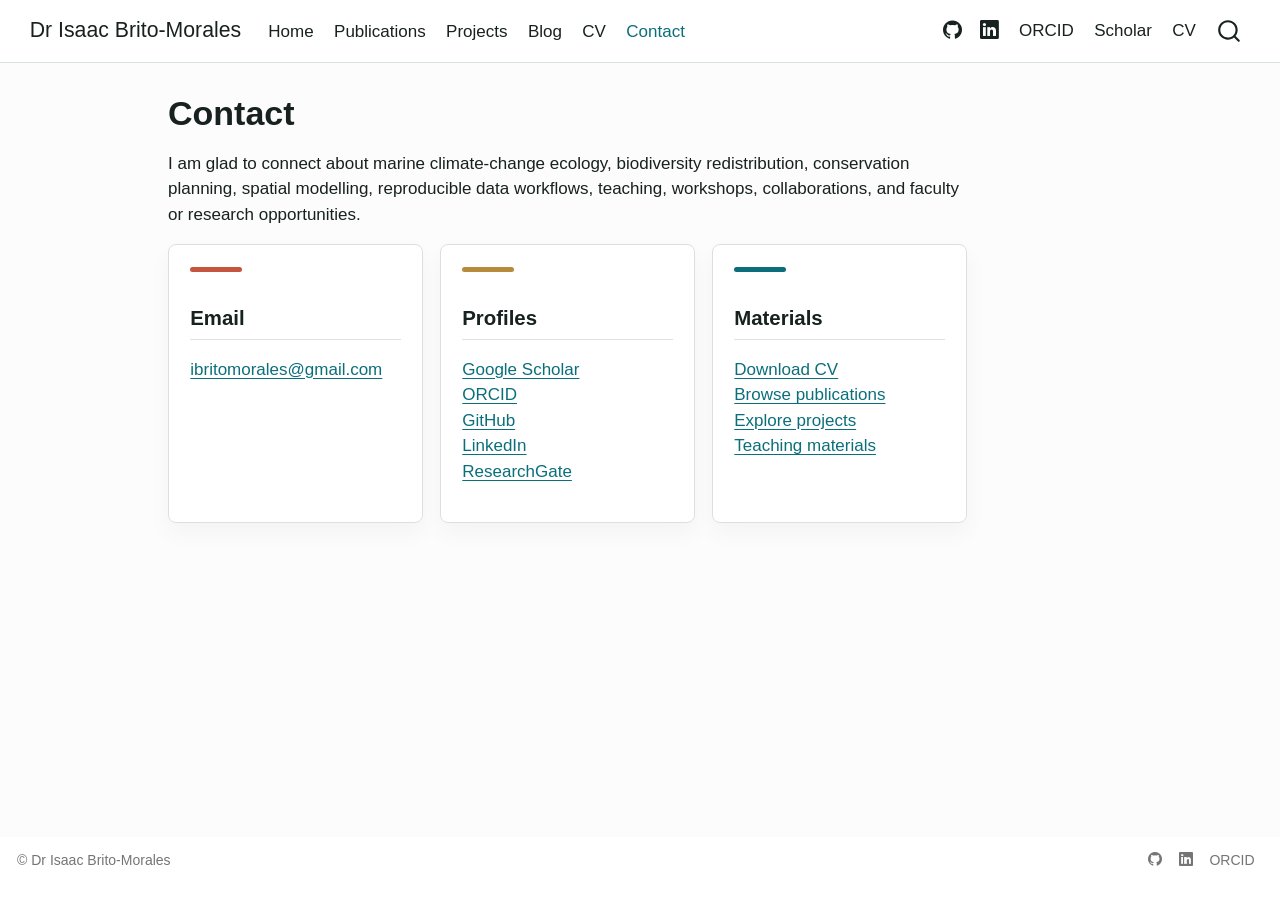
<file: docs/contact.html>
<!DOCTYPE html>
<html xmlns="http://www.w3.org/1999/xhtml" lang="en" xml:lang="en"><head>

<meta charset="utf-8">
<meta name="generator" content="quarto-1.9.38">

<meta name="viewport" content="width=device-width, initial-scale=1.0, user-scalable=yes">


<title>Contact – Dr Isaac Brito-Morales</title>
<style>
/* Default styles provided by pandoc.
** See https://pandoc.org/MANUAL.html#variables-for-html for config info.
*/
code{white-space: pre-wrap;}
span.smallcaps{font-variant: small-caps;}
div.columns{display: flex; gap: min(4vw, 1.5em);}
div.column{flex: auto; overflow-x: auto;}
div.hanging-indent{margin-left: 1.5em; text-indent: -1.5em;}
ul.task-list{list-style: none;}
ul.task-list li input[type="checkbox"] {
  width: 0.8em;
  margin: 0 0.8em 0.2em -1em; /* quarto-specific, see https://github.com/quarto-dev/quarto-cli/issues/4556 */ 
  vertical-align: middle;
}
</style>


<script src="site_libs/quarto-nav/quarto-nav.js"></script>
<script src="site_libs/clipboard/clipboard.min.js"></script>
<script src="site_libs/quarto-search/autocomplete.umd.js"></script>
<script src="site_libs/quarto-search/fuse.min.js"></script>
<script src="site_libs/quarto-search/quarto-search.js"></script>
<meta name="quarto:offset" content="./">
<link href="./content/images/isaac-brito-morales_v02.jpg" rel="icon" type="image/jpeg">
<script src="site_libs/quarto-html/quarto.js" type="module"></script>
<script src="site_libs/quarto-html/tabsets/tabsets.js" type="module"></script>
<script src="site_libs/quarto-html/popper.min.js"></script>
<script src="site_libs/quarto-html/tippy.umd.min.js"></script>
<script src="site_libs/quarto-html/anchor.min.js"></script>
<link href="site_libs/quarto-html/tippy.css" rel="stylesheet">
<link href="site_libs/quarto-html/quarto-syntax-highlighting-15634bcf2e68342d4ad2dfa704d543f6.css" rel="stylesheet" id="quarto-text-highlighting-styles">
<script src="site_libs/bootstrap/bootstrap.min.js"></script>
<link href="site_libs/bootstrap/bootstrap-icons.css" rel="stylesheet">
<link href="site_libs/bootstrap/bootstrap-52df45092cf3716b6a27760380022c2d.min.css" rel="stylesheet" append-hash="true" id="quarto-bootstrap" data-mode="light">
<script id="quarto-search-options" type="application/json">{
  "location": "navbar",
  "copy-button": false,
  "collapse-after": 3,
  "panel-placement": "end",
  "type": "overlay",
  "limit": 50,
  "keyboard-shortcut": [
    "f",
    "/",
    "s"
  ],
  "language": {
    "search-no-results-text": "No results",
    "search-matching-documents-text": "matching documents",
    "search-copy-link-title": "Copy link to search",
    "search-hide-matches-text": "Hide additional matches",
    "search-more-match-text": "more match in this document",
    "search-more-matches-text": "more matches in this document",
    "search-clear-button-title": "Clear",
    "search-text-placeholder": "",
    "search-detached-cancel-button-title": "Cancel",
    "search-submit-button-title": "Submit",
    "search-label": "Search"
  }
}</script>
<style>html{ scroll-behavior: smooth; }</style>


<meta property="og:title" content="Contact – Dr Isaac Brito-Morales">
<meta property="og:description" content="Marine ecologist and conservation scientist working on climate change, biodiversity, and reproducible environmental data science.">
<meta property="og:site_name" content="Dr Isaac Brito-Morales">
<meta name="twitter:title" content="Contact – Dr Isaac Brito-Morales">
<meta name="twitter:description" content="Marine ecologist and conservation scientist working on climate change, biodiversity, and reproducible environmental data science.">
<meta name="twitter:card" content="summary_large_image">
</head>

<body class="nav-fixed quarto-light">

<div id="quarto-search-results"></div>
  <header id="quarto-header" class="headroom fixed-top">
    <nav class="navbar navbar-expand-lg " data-bs-theme="dark">
      <div class="navbar-container container-fluid">
      <div class="navbar-brand-container mx-auto">
    <a class="navbar-brand" href="./index.html">
    <span class="navbar-title">Dr Isaac Brito-Morales</span>
    </a>
  </div>
            <div id="quarto-search" class="" title="Search"></div>
          <button class="navbar-toggler" type="button" data-bs-toggle="collapse" data-bs-target="#navbarCollapse" aria-controls="navbarCollapse" role="menu" aria-expanded="false" aria-label="Toggle navigation" onclick="if (window.quartoToggleHeadroom) { window.quartoToggleHeadroom(); }">
  <span class="navbar-toggler-icon"></span>
</button>
          <div class="collapse navbar-collapse" id="navbarCollapse">
            <ul class="navbar-nav navbar-nav-scroll me-auto">
  <li class="nav-item">
    <a class="nav-link" href="./index.html"> 
<span class="menu-text">Home</span></a>
  </li>  
  <li class="nav-item">
    <a class="nav-link" href="./publications.html"> 
<span class="menu-text">Publications</span></a>
  </li>  
  <li class="nav-item">
    <a class="nav-link" href="./projects.html"> 
<span class="menu-text">Projects</span></a>
  </li>  
  <li class="nav-item">
    <a class="nav-link" href="./posts.html"> 
<span class="menu-text">Blog</span></a>
  </li>  
  <li class="nav-item">
    <a class="nav-link" href="./cv.html"> 
<span class="menu-text">CV</span></a>
  </li>  
  <li class="nav-item">
    <a class="nav-link active" href="./contact.html" aria-current="page"> 
<span class="menu-text">Contact</span></a>
  </li>  
</ul>
            <ul class="navbar-nav navbar-nav-scroll ms-auto">
  <li class="nav-item compact">
    <a class="nav-link" href="https://github.com/IsaakBM"> <i class="bi bi-github" role="img" aria-label="GitHub">
</i> 
<span class="menu-text"></span></a>
  </li>  
  <li class="nav-item compact">
    <a class="nav-link" href="https://www.linkedin.com/in/isaakbm/"> <i class="bi bi-linkedin" role="img" aria-label="LinkedIn">
</i> 
<span class="menu-text"></span></a>
  </li>  
  <li class="nav-item">
    <a class="nav-link" href="https://orcid.org/0000-0003-0073-2431"> 
<span class="menu-text">ORCID</span></a>
  </li>  
  <li class="nav-item">
    <a class="nav-link" href="https://scholar.google.com.au/citations?hl=en&amp;view_op=list_works&amp;gmla=AJsN-F5xl24DTIsGvaLU0eC3m1MDcho9MYiREe36Fg2N9Gi43a7GrLAl9R9cx9tlP3Ojy3Pbw3vQR5GjWGaxFt8PX-UPtBPkYpyCpTKp2huz5V-G2VpbMQ0&amp;user=o0-V01oAAAAJ#d=gsc_md_cod&amp;t=1777789187183&amp;u=%2Fcitations%3Fview_op%3Dlist_colleagues%26hl%3Den%26json%3D%26user%3Do0-V01oAAAAJ%23t%3Dgsc_cod_lc"> 
<span class="menu-text">Scholar</span></a>
  </li>  
  <li class="nav-item">
    <a class="nav-link" href="./content/pdf/isaac_brito_morales_academic_cv.pdf"> 
<span class="menu-text">CV</span></a>
  </li>  
</ul>
          </div> <!-- /navcollapse -->
            <div class="quarto-navbar-tools">
</div>
      </div> <!-- /container-fluid -->
    </nav>
</header>
<!-- content -->
<div id="quarto-content" class="quarto-container page-columns page-rows-contents page-layout-article page-navbar">
<!-- sidebar -->
<!-- margin-sidebar -->
    <div id="quarto-margin-sidebar" class="sidebar margin-sidebar zindex-bottom">
        
    </div>
<!-- main -->
<main class="content" id="quarto-document-content">

<header id="title-block-header" class="quarto-title-block default">
<div class="quarto-title">
<h1 class="title">Contact</h1>
</div>



<div class="quarto-title-meta">

    
  
    
  </div>
  


</header>


<p>I am glad to connect about marine climate-change ecology, biodiversity redistribution, conservation planning, spatial modelling, reproducible data workflows, teaching, workshops, collaborations, and faculty or research opportunities.</p>
<div class="contact-grid">
<section id="email" class="level2 contact-card">
<h2 class="anchored" data-anchor-id="email">Email</h2>
<p><a href="mailto:ibritomorales@gmail.com">ibritomorales@gmail.com</a></p>
</section>
<section id="profiles" class="level2 contact-card">
<h2 class="anchored" data-anchor-id="profiles">Profiles</h2>
<p><a href="https://scholar.google.com.au/citations?hl=en&amp;view_op=list_works&amp;gmla=AJsN-F5xl24DTIsGvaLU0eC3m1MDcho9MYiREe36Fg2N9Gi43a7GrLAl9R9cx9tlP3Ojy3Pbw3vQR5GjWGaxFt8PX-UPtBPkYpyCpTKp2huz5V-G2VpbMQ0&amp;user=o0-V01oAAAAJ#d=gsc_md_cod&amp;t=1777789187183&amp;u=%2Fcitations%3Fview_op%3Dlist_colleagues%26hl%3Den%26json%3D%26user%3Do0-V01oAAAAJ%23t%3Dgsc_cod_lc">Google Scholar</a><br>
<a href="https://orcid.org/0000-0003-0073-2431">ORCID</a><br>
<a href="https://github.com/IsaakBM">GitHub</a><br>
<a href="https://www.linkedin.com/in/isaakbm/">LinkedIn</a><br>
<a href="https://www.researchgate.net/profile/Isaac-Brito-Morales">ResearchGate</a></p>
</section>
<section id="materials" class="level2 contact-card">
<h2 class="anchored" data-anchor-id="materials">Materials</h2>
<p><a href="content/pdf/isaac_brito_morales_academic_cv.pdf">Download CV</a><br>
<a href="./publications.html">Browse publications</a><br>
<a href="./projects.html">Explore projects</a><br>
<a href="./projects.html#workshops-and-teaching-materials">Teaching materials</a></p>
</section>
</div>



</main> <!-- /main -->
<script id="quarto-html-after-body" type="application/javascript">
  window.document.addEventListener("DOMContentLoaded", function (event) {
    const icon = "";
    const anchorJS = new window.AnchorJS();
    anchorJS.options = {
      placement: 'right',
      icon: icon
    };
    anchorJS.add('.anchored');
    const isCodeAnnotation = (el) => {
      for (const clz of el.classList) {
        if (clz.startsWith('code-annotation-')) {                     
          return true;
        }
      }
      return false;
    }
    const onCopySuccess = function(e) {
      // button target
      const button = e.trigger;
      // don't keep focus
      button.blur();
      // flash "checked"
      button.classList.add('code-copy-button-checked');
      var currentTitle = button.getAttribute("title");
      button.setAttribute("title", "Copied!");
      let tooltip;
      if (window.bootstrap) {
        button.setAttribute("data-bs-toggle", "tooltip");
        button.setAttribute("data-bs-placement", "left");
        button.setAttribute("data-bs-title", "Copied!");
        tooltip = new bootstrap.Tooltip(button, 
          { trigger: "manual", 
            customClass: "code-copy-button-tooltip",
            offset: [0, -8]});
        tooltip.show();    
      }
      setTimeout(function() {
        if (tooltip) {
          tooltip.hide();
          button.removeAttribute("data-bs-title");
          button.removeAttribute("data-bs-toggle");
          button.removeAttribute("data-bs-placement");
        }
        button.setAttribute("title", currentTitle);
        button.classList.remove('code-copy-button-checked');
      }, 1000);
      // clear code selection
      e.clearSelection();
    }
    const getTextToCopy = function(trigger) {
      const outerScaffold = trigger.parentElement.cloneNode(true);
      const codeEl = outerScaffold.querySelector('code');
      for (const childEl of codeEl.children) {
        if (isCodeAnnotation(childEl)) {
          childEl.remove();
        }
      }
      return codeEl.innerText;
    }
    const clipboard = new window.ClipboardJS('.code-copy-button:not([data-in-quarto-modal])', {
      text: getTextToCopy
    });
    clipboard.on('success', onCopySuccess);
    if (window.document.getElementById('quarto-embedded-source-code-modal')) {
      const clipboardModal = new window.ClipboardJS('.code-copy-button[data-in-quarto-modal]', {
        text: getTextToCopy,
        container: window.document.getElementById('quarto-embedded-source-code-modal')
      });
      clipboardModal.on('success', onCopySuccess);
    }
      var localhostRegex = new RegExp(/^(?:http|https):\/\/localhost\:?[0-9]*\//);
      var mailtoRegex = new RegExp(/^mailto:/);
        var filterRegex = new RegExp("https:\/\/isaakbm\.github\.io");
      var isInternal = (href) => {
          return filterRegex.test(href) || localhostRegex.test(href) || mailtoRegex.test(href);
      }
      // Inspect non-navigation links and adorn them if external
     var links = window.document.querySelectorAll('a[href]:not(.nav-link):not(.navbar-brand):not(.toc-action):not(.sidebar-link):not(.sidebar-item-toggle):not(.pagination-link):not(.no-external):not([aria-hidden]):not(.dropdown-item):not(.quarto-navigation-tool):not(.about-link)');
      for (var i=0; i<links.length; i++) {
        const link = links[i];
        if (!isInternal(link.href)) {
          // undo the damage that might have been done by quarto-nav.js in the case of
          // links that we want to consider external
          if (link.dataset.originalHref !== undefined) {
            link.href = link.dataset.originalHref;
          }
        }
      }
    function tippyHover(el, contentFn, onTriggerFn, onUntriggerFn) {
      const config = {
        allowHTML: true,
        maxWidth: 500,
        delay: 100,
        arrow: false,
        appendTo: function(el) {
            return el.parentElement;
        },
        interactive: true,
        interactiveBorder: 10,
        theme: 'quarto',
        placement: 'bottom-start',
      };
      if (contentFn) {
        config.content = contentFn;
      }
      if (onTriggerFn) {
        config.onTrigger = onTriggerFn;
      }
      if (onUntriggerFn) {
        config.onUntrigger = onUntriggerFn;
      }
      window.tippy(el, config); 
    }
    const noterefs = window.document.querySelectorAll('a[role="doc-noteref"]');
    for (var i=0; i<noterefs.length; i++) {
      const ref = noterefs[i];
      tippyHover(ref, function() {
        // use id or data attribute instead here
        let href = ref.getAttribute('data-footnote-href') || ref.getAttribute('href');
        try { href = new URL(href).hash; } catch {}
        const id = href.replace(/^#\/?/, "");
        const note = window.document.getElementById(id);
        if (note) {
          return note.innerHTML;
        } else {
          return "";
        }
      });
    }
    const xrefs = window.document.querySelectorAll('a.quarto-xref');
    const processXRef = (id, note) => {
      // Strip column container classes
      const stripColumnClz = (el) => {
        el.classList.remove("page-full", "page-columns");
        if (el.children) {
          for (const child of el.children) {
            stripColumnClz(child);
          }
        }
      }
      stripColumnClz(note)
      if (id === null || id.startsWith('sec-')) {
        // Special case sections, only their first couple elements
        const container = document.createElement("div");
        if (note.children && note.children.length > 2) {
          container.appendChild(note.children[0].cloneNode(true));
          for (let i = 1; i < note.children.length; i++) {
            const child = note.children[i];
            if (child.tagName === "P" && child.innerText === "") {
              continue;
            } else {
              container.appendChild(child.cloneNode(true));
              break;
            }
          }
          if (window.Quarto?.typesetMath) {
            window.Quarto.typesetMath(container);
          }
          return container.innerHTML
        } else {
          if (window.Quarto?.typesetMath) {
            window.Quarto.typesetMath(note);
          }
          return note.innerHTML;
        }
      } else {
        // Remove any anchor links if they are present
        const anchorLink = note.querySelector('a.anchorjs-link');
        if (anchorLink) {
          anchorLink.remove();
        }
        if (window.Quarto?.typesetMath) {
          window.Quarto.typesetMath(note);
        }
        if (note.classList.contains("callout")) {
          return note.outerHTML;
        } else {
          return note.innerHTML;
        }
      }
    }
    for (var i=0; i<xrefs.length; i++) {
      const xref = xrefs[i];
      tippyHover(xref, undefined, function(instance) {
        instance.disable();
        let url = xref.getAttribute('href');
        let hash = undefined; 
        if (url.startsWith('#')) {
          hash = url;
        } else {
          try { hash = new URL(url).hash; } catch {}
        }
        if (hash) {
          const id = hash.replace(/^#\/?/, "");
          const note = window.document.getElementById(id);
          if (note !== null) {
            try {
              const html = processXRef(id, note.cloneNode(true));
              instance.setContent(html);
            } finally {
              instance.enable();
              instance.show();
            }
          } else {
            // See if we can fetch this
            fetch(url.split('#')[0])
            .then(res => res.text())
            .then(html => {
              const parser = new DOMParser();
              const htmlDoc = parser.parseFromString(html, "text/html");
              const note = htmlDoc.getElementById(id);
              if (note !== null) {
                const html = processXRef(id, note);
                instance.setContent(html);
              } 
            }).finally(() => {
              instance.enable();
              instance.show();
            });
          }
        } else {
          // See if we can fetch a full url (with no hash to target)
          // This is a special case and we should probably do some content thinning / targeting
          fetch(url)
          .then(res => res.text())
          .then(html => {
            const parser = new DOMParser();
            const htmlDoc = parser.parseFromString(html, "text/html");
            const note = htmlDoc.querySelector('main.content');
            if (note !== null) {
              // This should only happen for chapter cross references
              // (since there is no id in the URL)
              // remove the first header
              if (note.children.length > 0 && note.children[0].tagName === "HEADER") {
                note.children[0].remove();
              }
              const html = processXRef(null, note);
              instance.setContent(html);
            } 
          }).finally(() => {
            instance.enable();
            instance.show();
          });
        }
      }, function(instance) {
      });
    }
        let selectedAnnoteEl;
        const selectorForAnnotation = ( cell, annotation) => {
          let cellAttr = 'data-code-cell="' + cell + '"';
          let lineAttr = 'data-code-annotation="' +  annotation + '"';
          const selector = 'span[' + cellAttr + '][' + lineAttr + ']';
          return selector;
        }
        const selectCodeLines = (annoteEl) => {
          const doc = window.document;
          const targetCell = annoteEl.getAttribute("data-target-cell");
          const targetAnnotation = annoteEl.getAttribute("data-target-annotation");
          const annoteSpan = window.document.querySelector(selectorForAnnotation(targetCell, targetAnnotation));
          const lines = annoteSpan.getAttribute("data-code-lines").split(",");
          const lineIds = lines.map((line) => {
            return targetCell + "-" + line;
          })
          let top = null;
          let height = null;
          let parent = null;
          if (lineIds.length > 0) {
              //compute the position of the single el (top and bottom and make a div)
              const el = window.document.getElementById(lineIds[0]);
              top = el.offsetTop;
              height = el.offsetHeight;
              parent = el.parentElement.parentElement;
            if (lineIds.length > 1) {
              const lastEl = window.document.getElementById(lineIds[lineIds.length - 1]);
              const bottom = lastEl.offsetTop + lastEl.offsetHeight;
              height = bottom - top;
            }
            if (top !== null && height !== null && parent !== null) {
              // cook up a div (if necessary) and position it 
              let div = window.document.getElementById("code-annotation-line-highlight");
              if (div === null) {
                div = window.document.createElement("div");
                div.setAttribute("id", "code-annotation-line-highlight");
                div.style.position = 'absolute';
                parent.appendChild(div);
              }
              div.style.top = top - 2 + "px";
              div.style.height = height + 4 + "px";
              div.style.left = 0;
              let gutterDiv = window.document.getElementById("code-annotation-line-highlight-gutter");
              if (gutterDiv === null) {
                gutterDiv = window.document.createElement("div");
                gutterDiv.setAttribute("id", "code-annotation-line-highlight-gutter");
                gutterDiv.style.position = 'absolute';
                const codeCell = window.document.getElementById(targetCell);
                const gutter = codeCell.querySelector('.code-annotation-gutter');
                gutter.appendChild(gutterDiv);
              }
              gutterDiv.style.top = top - 2 + "px";
              gutterDiv.style.height = height + 4 + "px";
            }
            selectedAnnoteEl = annoteEl;
          }
        };
        const unselectCodeLines = () => {
          const elementsIds = ["code-annotation-line-highlight", "code-annotation-line-highlight-gutter"];
          elementsIds.forEach((elId) => {
            const div = window.document.getElementById(elId);
            if (div) {
              div.remove();
            }
          });
          selectedAnnoteEl = undefined;
        };
          // Handle positioning of the toggle
      window.addEventListener(
        "resize",
        throttle(() => {
          elRect = undefined;
          if (selectedAnnoteEl) {
            selectCodeLines(selectedAnnoteEl);
          }
        }, 10)
      );
      function throttle(fn, ms) {
      let throttle = false;
      let timer;
        return (...args) => {
          if(!throttle) { // first call gets through
              fn.apply(this, args);
              throttle = true;
          } else { // all the others get throttled
              if(timer) clearTimeout(timer); // cancel #2
              timer = setTimeout(() => {
                fn.apply(this, args);
                timer = throttle = false;
              }, ms);
          }
        };
      }
        // Attach click handler to the DT
        const annoteDls = window.document.querySelectorAll('dt[data-target-cell]');
        for (const annoteDlNode of annoteDls) {
          annoteDlNode.addEventListener('click', (event) => {
            const clickedEl = event.target;
            if (clickedEl !== selectedAnnoteEl) {
              unselectCodeLines();
              const activeEl = window.document.querySelector('dt[data-target-cell].code-annotation-active');
              if (activeEl) {
                activeEl.classList.remove('code-annotation-active');
              }
              selectCodeLines(clickedEl);
              clickedEl.classList.add('code-annotation-active');
            } else {
              // Unselect the line
              unselectCodeLines();
              clickedEl.classList.remove('code-annotation-active');
            }
          });
        }
    const findCites = (el) => {
      const parentEl = el.parentElement;
      if (parentEl) {
        const cites = parentEl.dataset.cites;
        if (cites) {
          return {
            el,
            cites: cites.split(' ')
          };
        } else {
          return findCites(el.parentElement)
        }
      } else {
        return undefined;
      }
    };
    var bibliorefs = window.document.querySelectorAll('a[role="doc-biblioref"]');
    for (var i=0; i<bibliorefs.length; i++) {
      const ref = bibliorefs[i];
      const citeInfo = findCites(ref);
      if (citeInfo) {
        tippyHover(citeInfo.el, function() {
          var popup = window.document.createElement('div');
          citeInfo.cites.forEach(function(cite) {
            var citeDiv = window.document.createElement('div');
            citeDiv.classList.add('hanging-indent');
            citeDiv.classList.add('csl-entry');
            var biblioDiv = window.document.getElementById('ref-' + cite);
            if (biblioDiv) {
              citeDiv.innerHTML = biblioDiv.innerHTML;
            }
            popup.appendChild(citeDiv);
          });
          return popup.innerHTML;
        });
      }
    }
  });
  </script>
</div> <!-- /content -->
<footer class="footer">
  <div class="nav-footer">
    <div class="nav-footer-left">
<p>© Dr Isaac Brito-Morales</p>
</div>   
    <div class="nav-footer-center">
      &nbsp;
    </div>
    <div class="nav-footer-right">
      <ul class="footer-items list-unstyled">
    <li class="nav-item compact">
    <a class="nav-link" href="https://github.com/IsaakBM">
      <i class="bi bi-github" role="img">
</i> 
    </a>
  </li>  
    <li class="nav-item compact">
    <a class="nav-link" href="https://www.linkedin.com/in/isaakbm/">
      <i class="bi bi-linkedin" role="img">
</i> 
    </a>
  </li>  
    <li class="nav-item">
    <a class="nav-link" href="https://orcid.org/0000-0003-0073-2431">
<p>ORCID</p>
</a>
  </li>  
</ul>
    </div>
  </div>
</footer>
<script>
document.addEventListener("click", async (event) => {
  const toggle = event.target.closest(".share-menu-toggle");
  const nativeButton = event.target.closest("[data-share-native]");
  const copyButton = event.target.closest("[data-copy-link]");

  document.querySelectorAll(".share-menu.is-open").forEach((menu) => {
    if (!menu.contains(event.target)) {
      menu.classList.remove("is-open");
      menu.querySelector(".share-menu-toggle")?.setAttribute("aria-expanded", "false");
    }
  });

  if (toggle) {
    const menu = toggle.closest(".share-menu");
    const isOpen = menu.classList.toggle("is-open");
    toggle.setAttribute("aria-expanded", String(isOpen));
    return;
  }

  const menu = event.target.closest(".share-menu");
  if (!menu) return;

  const shareData = {
    title: menu.dataset.shareTitle || document.title,
    text: menu.dataset.shareText || "",
    url: menu.dataset.shareUrl || window.location.href
  };

  if (nativeButton && navigator.share) {
    await navigator.share(shareData);
  }

  if (copyButton && navigator.clipboard) {
    await navigator.clipboard.writeText(shareData.url);
    copyButton.textContent = "Copied";
    setTimeout(() => {
      copyButton.textContent = "Copy link";
    }, 1600);
  }
});
</script>




<script src="site_libs/quarto-html/zenscroll-min.js"></script>
</body></html>
</file>
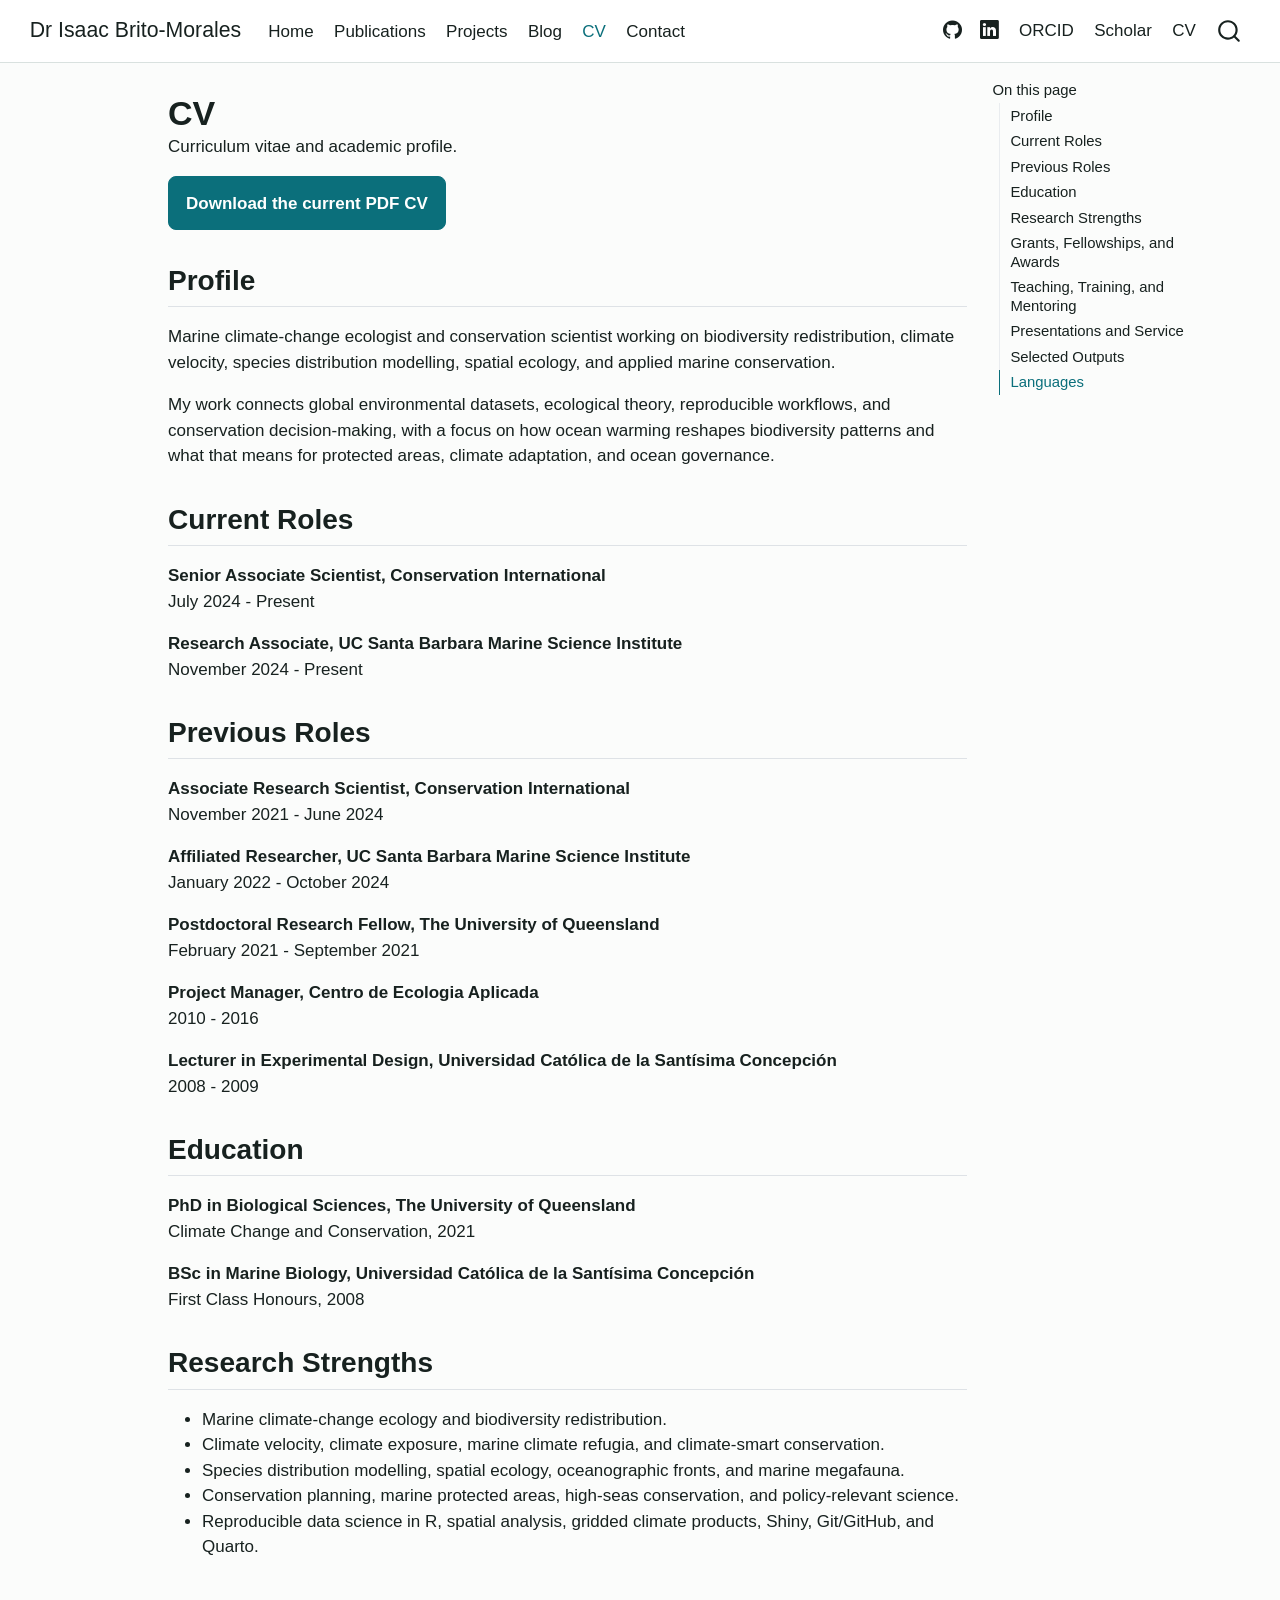
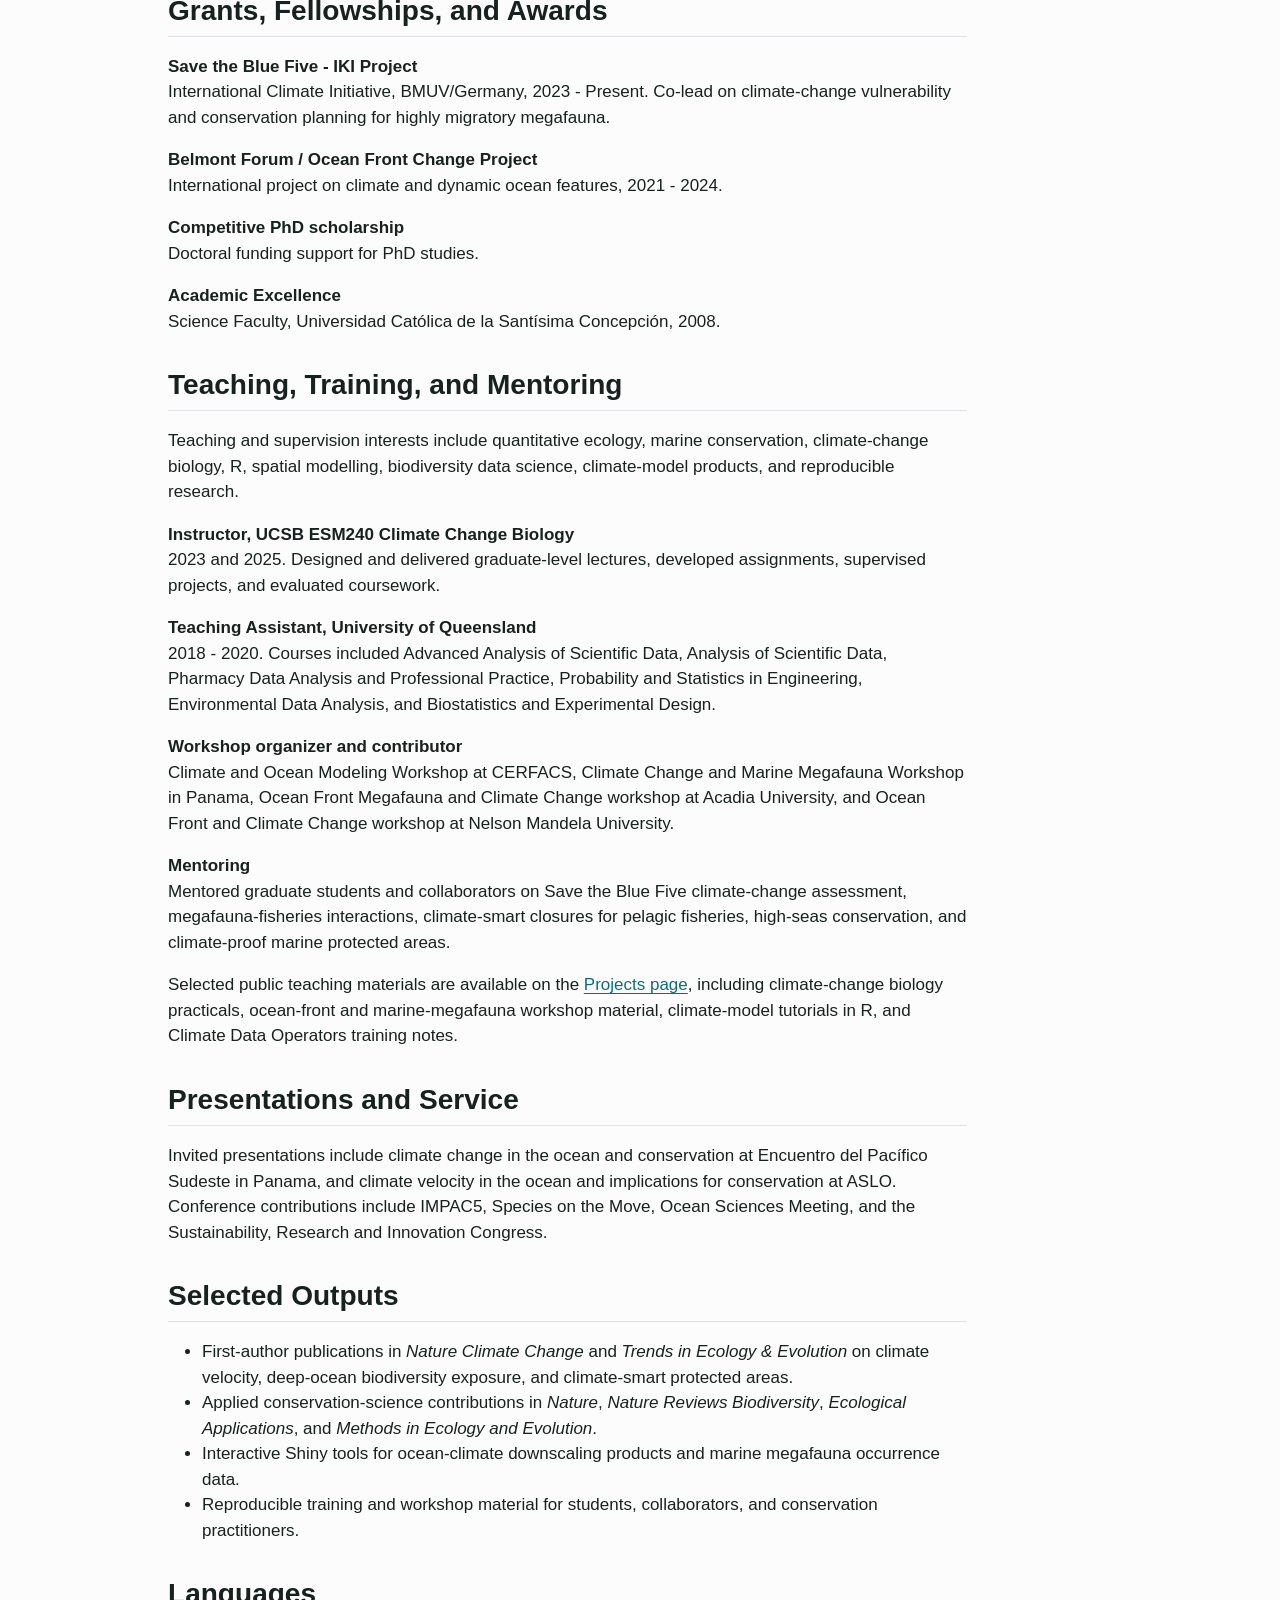
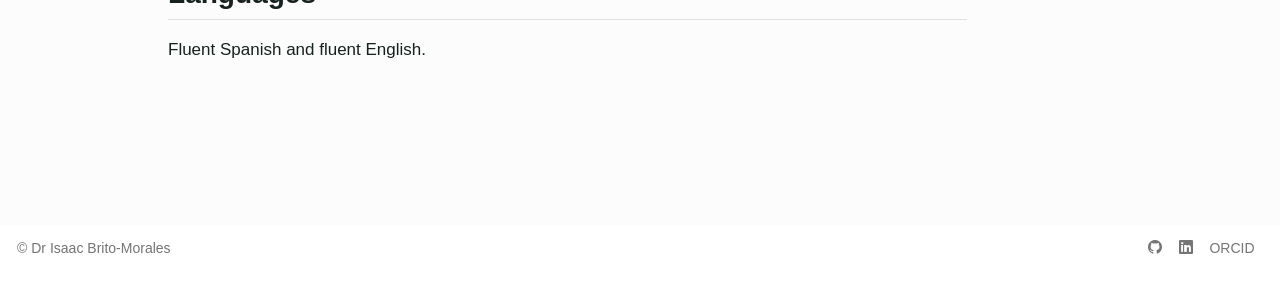
<file: docs/cv.html>
<!DOCTYPE html>
<html xmlns="http://www.w3.org/1999/xhtml" lang="en" xml:lang="en"><head>

<meta charset="utf-8">
<meta name="generator" content="quarto-1.9.38">

<meta name="viewport" content="width=device-width, initial-scale=1.0, user-scalable=yes">

<meta name="description" content="Curriculum vitae and academic profile.">

<title>CV – Dr Isaac Brito-Morales</title>
<style>
/* Default styles provided by pandoc.
** See https://pandoc.org/MANUAL.html#variables-for-html for config info.
*/
code{white-space: pre-wrap;}
span.smallcaps{font-variant: small-caps;}
div.columns{display: flex; gap: min(4vw, 1.5em);}
div.column{flex: auto; overflow-x: auto;}
div.hanging-indent{margin-left: 1.5em; text-indent: -1.5em;}
ul.task-list{list-style: none;}
ul.task-list li input[type="checkbox"] {
  width: 0.8em;
  margin: 0 0.8em 0.2em -1em; /* quarto-specific, see https://github.com/quarto-dev/quarto-cli/issues/4556 */ 
  vertical-align: middle;
}
</style>


<script src="site_libs/quarto-nav/quarto-nav.js"></script>
<script src="site_libs/clipboard/clipboard.min.js"></script>
<script src="site_libs/quarto-search/autocomplete.umd.js"></script>
<script src="site_libs/quarto-search/fuse.min.js"></script>
<script src="site_libs/quarto-search/quarto-search.js"></script>
<meta name="quarto:offset" content="./">
<link href="./content/images/isaac-brito-morales_v02.jpg" rel="icon" type="image/jpeg">
<script src="site_libs/quarto-html/quarto.js" type="module"></script>
<script src="site_libs/quarto-html/tabsets/tabsets.js" type="module"></script>
<script src="site_libs/quarto-html/popper.min.js"></script>
<script src="site_libs/quarto-html/tippy.umd.min.js"></script>
<script src="site_libs/quarto-html/anchor.min.js"></script>
<link href="site_libs/quarto-html/tippy.css" rel="stylesheet">
<link href="site_libs/quarto-html/quarto-syntax-highlighting-15634bcf2e68342d4ad2dfa704d543f6.css" rel="stylesheet" id="quarto-text-highlighting-styles">
<script src="site_libs/bootstrap/bootstrap.min.js"></script>
<link href="site_libs/bootstrap/bootstrap-icons.css" rel="stylesheet">
<link href="site_libs/bootstrap/bootstrap-52df45092cf3716b6a27760380022c2d.min.css" rel="stylesheet" append-hash="true" id="quarto-bootstrap" data-mode="light">
<script id="quarto-search-options" type="application/json">{
  "location": "navbar",
  "copy-button": false,
  "collapse-after": 3,
  "panel-placement": "end",
  "type": "overlay",
  "limit": 50,
  "keyboard-shortcut": [
    "f",
    "/",
    "s"
  ],
  "language": {
    "search-no-results-text": "No results",
    "search-matching-documents-text": "matching documents",
    "search-copy-link-title": "Copy link to search",
    "search-hide-matches-text": "Hide additional matches",
    "search-more-match-text": "more match in this document",
    "search-more-matches-text": "more matches in this document",
    "search-clear-button-title": "Clear",
    "search-text-placeholder": "",
    "search-detached-cancel-button-title": "Cancel",
    "search-submit-button-title": "Submit",
    "search-label": "Search"
  }
}</script>
<style>html{ scroll-behavior: smooth; }</style>


<meta property="og:title" content="CV – Dr Isaac Brito-Morales">
<meta property="og:description" content="Curriculum vitae and academic profile.">
<meta property="og:site_name" content="Dr Isaac Brito-Morales">
<meta name="twitter:title" content="CV – Dr Isaac Brito-Morales">
<meta name="twitter:description" content="Curriculum vitae and academic profile.">
<meta name="twitter:card" content="summary_large_image">
</head>

<body class="nav-fixed quarto-light">

<div id="quarto-search-results"></div>
  <header id="quarto-header" class="headroom fixed-top">
    <nav class="navbar navbar-expand-lg " data-bs-theme="dark">
      <div class="navbar-container container-fluid">
      <div class="navbar-brand-container mx-auto">
    <a class="navbar-brand" href="./index.html">
    <span class="navbar-title">Dr Isaac Brito-Morales</span>
    </a>
  </div>
            <div id="quarto-search" class="" title="Search"></div>
          <button class="navbar-toggler" type="button" data-bs-toggle="collapse" data-bs-target="#navbarCollapse" aria-controls="navbarCollapse" role="menu" aria-expanded="false" aria-label="Toggle navigation" onclick="if (window.quartoToggleHeadroom) { window.quartoToggleHeadroom(); }">
  <span class="navbar-toggler-icon"></span>
</button>
          <div class="collapse navbar-collapse" id="navbarCollapse">
            <ul class="navbar-nav navbar-nav-scroll me-auto">
  <li class="nav-item">
    <a class="nav-link" href="./index.html"> 
<span class="menu-text">Home</span></a>
  </li>  
  <li class="nav-item">
    <a class="nav-link" href="./publications.html"> 
<span class="menu-text">Publications</span></a>
  </li>  
  <li class="nav-item">
    <a class="nav-link" href="./projects.html"> 
<span class="menu-text">Projects</span></a>
  </li>  
  <li class="nav-item">
    <a class="nav-link" href="./posts.html"> 
<span class="menu-text">Blog</span></a>
  </li>  
  <li class="nav-item">
    <a class="nav-link active" href="./cv.html" aria-current="page"> 
<span class="menu-text">CV</span></a>
  </li>  
  <li class="nav-item">
    <a class="nav-link" href="./contact.html"> 
<span class="menu-text">Contact</span></a>
  </li>  
</ul>
            <ul class="navbar-nav navbar-nav-scroll ms-auto">
  <li class="nav-item compact">
    <a class="nav-link" href="https://github.com/IsaakBM"> <i class="bi bi-github" role="img" aria-label="GitHub">
</i> 
<span class="menu-text"></span></a>
  </li>  
  <li class="nav-item compact">
    <a class="nav-link" href="https://www.linkedin.com/in/isaakbm/"> <i class="bi bi-linkedin" role="img" aria-label="LinkedIn">
</i> 
<span class="menu-text"></span></a>
  </li>  
  <li class="nav-item">
    <a class="nav-link" href="https://orcid.org/0000-0003-0073-2431"> 
<span class="menu-text">ORCID</span></a>
  </li>  
  <li class="nav-item">
    <a class="nav-link" href="https://scholar.google.com.au/citations?hl=en&amp;view_op=list_works&amp;gmla=AJsN-F5xl24DTIsGvaLU0eC3m1MDcho9MYiREe36Fg2N9Gi43a7GrLAl9R9cx9tlP3Ojy3Pbw3vQR5GjWGaxFt8PX-UPtBPkYpyCpTKp2huz5V-G2VpbMQ0&amp;user=o0-V01oAAAAJ#d=gsc_md_cod&amp;t=1777789187183&amp;u=%2Fcitations%3Fview_op%3Dlist_colleagues%26hl%3Den%26json%3D%26user%3Do0-V01oAAAAJ%23t%3Dgsc_cod_lc"> 
<span class="menu-text">Scholar</span></a>
  </li>  
  <li class="nav-item">
    <a class="nav-link" href="./content/pdf/isaac_brito_morales_academic_cv.pdf"> 
<span class="menu-text">CV</span></a>
  </li>  
</ul>
          </div> <!-- /navcollapse -->
            <div class="quarto-navbar-tools">
</div>
      </div> <!-- /container-fluid -->
    </nav>
</header>
<!-- content -->
<div id="quarto-content" class="quarto-container page-columns page-rows-contents page-layout-article page-navbar">
<!-- sidebar -->
<!-- margin-sidebar -->
    <div id="quarto-margin-sidebar" class="sidebar margin-sidebar">
        <nav id="TOC" role="doc-toc" class="toc-active">
    <h2 id="toc-title">On this page</h2>
   
  <ul>
  <li><a href="#profile" id="toc-profile" class="nav-link active" data-scroll-target="#profile">Profile</a></li>
  <li><a href="#current-roles" id="toc-current-roles" class="nav-link" data-scroll-target="#current-roles">Current Roles</a></li>
  <li><a href="#previous-roles" id="toc-previous-roles" class="nav-link" data-scroll-target="#previous-roles">Previous Roles</a></li>
  <li><a href="#education" id="toc-education" class="nav-link" data-scroll-target="#education">Education</a></li>
  <li><a href="#research-strengths" id="toc-research-strengths" class="nav-link" data-scroll-target="#research-strengths">Research Strengths</a></li>
  <li><a href="#grants-fellowships-and-awards" id="toc-grants-fellowships-and-awards" class="nav-link" data-scroll-target="#grants-fellowships-and-awards">Grants, Fellowships, and Awards</a></li>
  <li><a href="#teaching-training-and-mentoring" id="toc-teaching-training-and-mentoring" class="nav-link" data-scroll-target="#teaching-training-and-mentoring">Teaching, Training, and Mentoring</a></li>
  <li><a href="#presentations-and-service" id="toc-presentations-and-service" class="nav-link" data-scroll-target="#presentations-and-service">Presentations and Service</a></li>
  <li><a href="#selected-outputs" id="toc-selected-outputs" class="nav-link" data-scroll-target="#selected-outputs">Selected Outputs</a></li>
  <li><a href="#languages" id="toc-languages" class="nav-link" data-scroll-target="#languages">Languages</a></li>
  </ul>
</nav>
    </div>
<!-- main -->
<main class="content" id="quarto-document-content">

<header id="title-block-header" class="quarto-title-block default">
<div class="quarto-title">
<h1 class="title">CV</h1>
</div>

<div>
  <div class="description">
    Curriculum vitae and academic profile.
  </div>
</div>


<div class="quarto-title-meta">

    
  
    
  </div>
  


</header>


<p><a href="content/pdf/isaac_brito_morales_academic_cv.pdf" class="btn btn-primary">Download the current PDF CV</a></p>
<section id="profile" class="level2">
<h2 class="anchored" data-anchor-id="profile">Profile</h2>
<p>Marine climate-change ecologist and conservation scientist working on biodiversity redistribution, climate velocity, species distribution modelling, spatial ecology, and applied marine conservation.</p>
<p>My work connects global environmental datasets, ecological theory, reproducible workflows, and conservation decision-making, with a focus on how ocean warming reshapes biodiversity patterns and what that means for protected areas, climate adaptation, and ocean governance.</p>
</section>
<section id="current-roles" class="level2">
<h2 class="anchored" data-anchor-id="current-roles">Current Roles</h2>
<p><strong>Senior Associate Scientist, Conservation International</strong><br>
July 2024 - Present</p>
<p><strong>Research Associate, UC Santa Barbara Marine Science Institute</strong><br>
November 2024 - Present</p>
</section>
<section id="previous-roles" class="level2">
<h2 class="anchored" data-anchor-id="previous-roles">Previous Roles</h2>
<p><strong>Associate Research Scientist, Conservation International</strong><br>
November 2021 - June 2024</p>
<p><strong>Affiliated Researcher, UC Santa Barbara Marine Science Institute</strong><br>
January 2022 - October 2024</p>
<p><strong>Postdoctoral Research Fellow, The University of Queensland</strong><br>
February 2021 - September 2021</p>
<p><strong>Project Manager, Centro de Ecologia Aplicada</strong><br>
2010 - 2016</p>
<p><strong>Lecturer in Experimental Design, Universidad Católica de la Santísima Concepción</strong><br>
2008 - 2009</p>
</section>
<section id="education" class="level2">
<h2 class="anchored" data-anchor-id="education">Education</h2>
<p><strong>PhD in Biological Sciences, The University of Queensland</strong><br>
Climate Change and Conservation, 2021</p>
<p><strong>BSc in Marine Biology, Universidad Católica de la Santísima Concepción</strong><br>
First Class Honours, 2008</p>
</section>
<section id="research-strengths" class="level2">
<h2 class="anchored" data-anchor-id="research-strengths">Research Strengths</h2>
<ul>
<li>Marine climate-change ecology and biodiversity redistribution.</li>
<li>Climate velocity, climate exposure, marine climate refugia, and climate-smart conservation.</li>
<li>Species distribution modelling, spatial ecology, oceanographic fronts, and marine megafauna.</li>
<li>Conservation planning, marine protected areas, high-seas conservation, and policy-relevant science.</li>
<li>Reproducible data science in R, spatial analysis, gridded climate products, Shiny, Git/GitHub, and Quarto.</li>
</ul>
</section>
<section id="grants-fellowships-and-awards" class="level2">
<h2 class="anchored" data-anchor-id="grants-fellowships-and-awards">Grants, Fellowships, and Awards</h2>
<p><strong>Save the Blue Five - IKI Project</strong><br>
International Climate Initiative, BMUV/Germany, 2023 - Present. Co-lead on climate-change vulnerability and conservation planning for highly migratory megafauna.</p>
<p><strong>Belmont Forum / Ocean Front Change Project</strong><br>
International project on climate and dynamic ocean features, 2021 - 2024.</p>
<p><strong>Competitive PhD scholarship</strong><br>
Doctoral funding support for PhD studies.</p>
<p><strong>Academic Excellence</strong><br>
Science Faculty, Universidad Católica de la Santísima Concepción, 2008.</p>
</section>
<section id="teaching-training-and-mentoring" class="level2">
<h2 class="anchored" data-anchor-id="teaching-training-and-mentoring">Teaching, Training, and Mentoring</h2>
<p>Teaching and supervision interests include quantitative ecology, marine conservation, climate-change biology, R, spatial modelling, biodiversity data science, climate-model products, and reproducible research.</p>
<p><strong>Instructor, UCSB ESM240 Climate Change Biology</strong><br>
2023 and 2025. Designed and delivered graduate-level lectures, developed assignments, supervised projects, and evaluated coursework.</p>
<p><strong>Teaching Assistant, University of Queensland</strong><br>
2018 - 2020. Courses included Advanced Analysis of Scientific Data, Analysis of Scientific Data, Pharmacy Data Analysis and Professional Practice, Probability and Statistics in Engineering, Environmental Data Analysis, and Biostatistics and Experimental Design.</p>
<p><strong>Workshop organizer and contributor</strong><br>
Climate and Ocean Modeling Workshop at CERFACS, Climate Change and Marine Megafauna Workshop in Panama, Ocean Front Megafauna and Climate Change workshop at Acadia University, and Ocean Front and Climate Change workshop at Nelson Mandela University.</p>
<p><strong>Mentoring</strong><br>
Mentored graduate students and collaborators on Save the Blue Five climate-change assessment, megafauna-fisheries interactions, climate-smart closures for pelagic fisheries, high-seas conservation, and climate-proof marine protected areas.</p>
<p>Selected public teaching materials are available on the <a href="./projects.html#workshops-and-teaching-materials">Projects page</a>, including climate-change biology practicals, ocean-front and marine-megafauna workshop material, climate-model tutorials in R, and Climate Data Operators training notes.</p>
</section>
<section id="presentations-and-service" class="level2">
<h2 class="anchored" data-anchor-id="presentations-and-service">Presentations and Service</h2>
<p>Invited presentations include climate change in the ocean and conservation at Encuentro del Pacífico Sudeste in Panama, and climate velocity in the ocean and implications for conservation at ASLO. Conference contributions include IMPAC5, Species on the Move, Ocean Sciences Meeting, and the Sustainability, Research and Innovation Congress.</p>
</section>
<section id="selected-outputs" class="level2">
<h2 class="anchored" data-anchor-id="selected-outputs">Selected Outputs</h2>
<ul>
<li>First-author publications in <em>Nature Climate Change</em> and <em>Trends in Ecology &amp; Evolution</em> on climate velocity, deep-ocean biodiversity exposure, and climate-smart protected areas.</li>
<li>Applied conservation-science contributions in <em>Nature</em>, <em>Nature Reviews Biodiversity</em>, <em>Ecological Applications</em>, and <em>Methods in Ecology and Evolution</em>.</li>
<li>Interactive Shiny tools for ocean-climate downscaling products and marine megafauna occurrence data.</li>
<li>Reproducible training and workshop material for students, collaborators, and conservation practitioners.</li>
</ul>
</section>
<section id="languages" class="level2">
<h2 class="anchored" data-anchor-id="languages">Languages</h2>
<p>Fluent Spanish and fluent English.</p>


</section>

</main> <!-- /main -->
<script id="quarto-html-after-body" type="application/javascript">
  window.document.addEventListener("DOMContentLoaded", function (event) {
    const icon = "";
    const anchorJS = new window.AnchorJS();
    anchorJS.options = {
      placement: 'right',
      icon: icon
    };
    anchorJS.add('.anchored');
    const isCodeAnnotation = (el) => {
      for (const clz of el.classList) {
        if (clz.startsWith('code-annotation-')) {                     
          return true;
        }
      }
      return false;
    }
    const onCopySuccess = function(e) {
      // button target
      const button = e.trigger;
      // don't keep focus
      button.blur();
      // flash "checked"
      button.classList.add('code-copy-button-checked');
      var currentTitle = button.getAttribute("title");
      button.setAttribute("title", "Copied!");
      let tooltip;
      if (window.bootstrap) {
        button.setAttribute("data-bs-toggle", "tooltip");
        button.setAttribute("data-bs-placement", "left");
        button.setAttribute("data-bs-title", "Copied!");
        tooltip = new bootstrap.Tooltip(button, 
          { trigger: "manual", 
            customClass: "code-copy-button-tooltip",
            offset: [0, -8]});
        tooltip.show();    
      }
      setTimeout(function() {
        if (tooltip) {
          tooltip.hide();
          button.removeAttribute("data-bs-title");
          button.removeAttribute("data-bs-toggle");
          button.removeAttribute("data-bs-placement");
        }
        button.setAttribute("title", currentTitle);
        button.classList.remove('code-copy-button-checked');
      }, 1000);
      // clear code selection
      e.clearSelection();
    }
    const getTextToCopy = function(trigger) {
      const outerScaffold = trigger.parentElement.cloneNode(true);
      const codeEl = outerScaffold.querySelector('code');
      for (const childEl of codeEl.children) {
        if (isCodeAnnotation(childEl)) {
          childEl.remove();
        }
      }
      return codeEl.innerText;
    }
    const clipboard = new window.ClipboardJS('.code-copy-button:not([data-in-quarto-modal])', {
      text: getTextToCopy
    });
    clipboard.on('success', onCopySuccess);
    if (window.document.getElementById('quarto-embedded-source-code-modal')) {
      const clipboardModal = new window.ClipboardJS('.code-copy-button[data-in-quarto-modal]', {
        text: getTextToCopy,
        container: window.document.getElementById('quarto-embedded-source-code-modal')
      });
      clipboardModal.on('success', onCopySuccess);
    }
      var localhostRegex = new RegExp(/^(?:http|https):\/\/localhost\:?[0-9]*\//);
      var mailtoRegex = new RegExp(/^mailto:/);
        var filterRegex = new RegExp("https:\/\/isaakbm\.github\.io");
      var isInternal = (href) => {
          return filterRegex.test(href) || localhostRegex.test(href) || mailtoRegex.test(href);
      }
      // Inspect non-navigation links and adorn them if external
     var links = window.document.querySelectorAll('a[href]:not(.nav-link):not(.navbar-brand):not(.toc-action):not(.sidebar-link):not(.sidebar-item-toggle):not(.pagination-link):not(.no-external):not([aria-hidden]):not(.dropdown-item):not(.quarto-navigation-tool):not(.about-link)');
      for (var i=0; i<links.length; i++) {
        const link = links[i];
        if (!isInternal(link.href)) {
          // undo the damage that might have been done by quarto-nav.js in the case of
          // links that we want to consider external
          if (link.dataset.originalHref !== undefined) {
            link.href = link.dataset.originalHref;
          }
        }
      }
    function tippyHover(el, contentFn, onTriggerFn, onUntriggerFn) {
      const config = {
        allowHTML: true,
        maxWidth: 500,
        delay: 100,
        arrow: false,
        appendTo: function(el) {
            return el.parentElement;
        },
        interactive: true,
        interactiveBorder: 10,
        theme: 'quarto',
        placement: 'bottom-start',
      };
      if (contentFn) {
        config.content = contentFn;
      }
      if (onTriggerFn) {
        config.onTrigger = onTriggerFn;
      }
      if (onUntriggerFn) {
        config.onUntrigger = onUntriggerFn;
      }
      window.tippy(el, config); 
    }
    const noterefs = window.document.querySelectorAll('a[role="doc-noteref"]');
    for (var i=0; i<noterefs.length; i++) {
      const ref = noterefs[i];
      tippyHover(ref, function() {
        // use id or data attribute instead here
        let href = ref.getAttribute('data-footnote-href') || ref.getAttribute('href');
        try { href = new URL(href).hash; } catch {}
        const id = href.replace(/^#\/?/, "");
        const note = window.document.getElementById(id);
        if (note) {
          return note.innerHTML;
        } else {
          return "";
        }
      });
    }
    const xrefs = window.document.querySelectorAll('a.quarto-xref');
    const processXRef = (id, note) => {
      // Strip column container classes
      const stripColumnClz = (el) => {
        el.classList.remove("page-full", "page-columns");
        if (el.children) {
          for (const child of el.children) {
            stripColumnClz(child);
          }
        }
      }
      stripColumnClz(note)
      if (id === null || id.startsWith('sec-')) {
        // Special case sections, only their first couple elements
        const container = document.createElement("div");
        if (note.children && note.children.length > 2) {
          container.appendChild(note.children[0].cloneNode(true));
          for (let i = 1; i < note.children.length; i++) {
            const child = note.children[i];
            if (child.tagName === "P" && child.innerText === "") {
              continue;
            } else {
              container.appendChild(child.cloneNode(true));
              break;
            }
          }
          if (window.Quarto?.typesetMath) {
            window.Quarto.typesetMath(container);
          }
          return container.innerHTML
        } else {
          if (window.Quarto?.typesetMath) {
            window.Quarto.typesetMath(note);
          }
          return note.innerHTML;
        }
      } else {
        // Remove any anchor links if they are present
        const anchorLink = note.querySelector('a.anchorjs-link');
        if (anchorLink) {
          anchorLink.remove();
        }
        if (window.Quarto?.typesetMath) {
          window.Quarto.typesetMath(note);
        }
        if (note.classList.contains("callout")) {
          return note.outerHTML;
        } else {
          return note.innerHTML;
        }
      }
    }
    for (var i=0; i<xrefs.length; i++) {
      const xref = xrefs[i];
      tippyHover(xref, undefined, function(instance) {
        instance.disable();
        let url = xref.getAttribute('href');
        let hash = undefined; 
        if (url.startsWith('#')) {
          hash = url;
        } else {
          try { hash = new URL(url).hash; } catch {}
        }
        if (hash) {
          const id = hash.replace(/^#\/?/, "");
          const note = window.document.getElementById(id);
          if (note !== null) {
            try {
              const html = processXRef(id, note.cloneNode(true));
              instance.setContent(html);
            } finally {
              instance.enable();
              instance.show();
            }
          } else {
            // See if we can fetch this
            fetch(url.split('#')[0])
            .then(res => res.text())
            .then(html => {
              const parser = new DOMParser();
              const htmlDoc = parser.parseFromString(html, "text/html");
              const note = htmlDoc.getElementById(id);
              if (note !== null) {
                const html = processXRef(id, note);
                instance.setContent(html);
              } 
            }).finally(() => {
              instance.enable();
              instance.show();
            });
          }
        } else {
          // See if we can fetch a full url (with no hash to target)
          // This is a special case and we should probably do some content thinning / targeting
          fetch(url)
          .then(res => res.text())
          .then(html => {
            const parser = new DOMParser();
            const htmlDoc = parser.parseFromString(html, "text/html");
            const note = htmlDoc.querySelector('main.content');
            if (note !== null) {
              // This should only happen for chapter cross references
              // (since there is no id in the URL)
              // remove the first header
              if (note.children.length > 0 && note.children[0].tagName === "HEADER") {
                note.children[0].remove();
              }
              const html = processXRef(null, note);
              instance.setContent(html);
            } 
          }).finally(() => {
            instance.enable();
            instance.show();
          });
        }
      }, function(instance) {
      });
    }
        let selectedAnnoteEl;
        const selectorForAnnotation = ( cell, annotation) => {
          let cellAttr = 'data-code-cell="' + cell + '"';
          let lineAttr = 'data-code-annotation="' +  annotation + '"';
          const selector = 'span[' + cellAttr + '][' + lineAttr + ']';
          return selector;
        }
        const selectCodeLines = (annoteEl) => {
          const doc = window.document;
          const targetCell = annoteEl.getAttribute("data-target-cell");
          const targetAnnotation = annoteEl.getAttribute("data-target-annotation");
          const annoteSpan = window.document.querySelector(selectorForAnnotation(targetCell, targetAnnotation));
          const lines = annoteSpan.getAttribute("data-code-lines").split(",");
          const lineIds = lines.map((line) => {
            return targetCell + "-" + line;
          })
          let top = null;
          let height = null;
          let parent = null;
          if (lineIds.length > 0) {
              //compute the position of the single el (top and bottom and make a div)
              const el = window.document.getElementById(lineIds[0]);
              top = el.offsetTop;
              height = el.offsetHeight;
              parent = el.parentElement.parentElement;
            if (lineIds.length > 1) {
              const lastEl = window.document.getElementById(lineIds[lineIds.length - 1]);
              const bottom = lastEl.offsetTop + lastEl.offsetHeight;
              height = bottom - top;
            }
            if (top !== null && height !== null && parent !== null) {
              // cook up a div (if necessary) and position it 
              let div = window.document.getElementById("code-annotation-line-highlight");
              if (div === null) {
                div = window.document.createElement("div");
                div.setAttribute("id", "code-annotation-line-highlight");
                div.style.position = 'absolute';
                parent.appendChild(div);
              }
              div.style.top = top - 2 + "px";
              div.style.height = height + 4 + "px";
              div.style.left = 0;
              let gutterDiv = window.document.getElementById("code-annotation-line-highlight-gutter");
              if (gutterDiv === null) {
                gutterDiv = window.document.createElement("div");
                gutterDiv.setAttribute("id", "code-annotation-line-highlight-gutter");
                gutterDiv.style.position = 'absolute';
                const codeCell = window.document.getElementById(targetCell);
                const gutter = codeCell.querySelector('.code-annotation-gutter');
                gutter.appendChild(gutterDiv);
              }
              gutterDiv.style.top = top - 2 + "px";
              gutterDiv.style.height = height + 4 + "px";
            }
            selectedAnnoteEl = annoteEl;
          }
        };
        const unselectCodeLines = () => {
          const elementsIds = ["code-annotation-line-highlight", "code-annotation-line-highlight-gutter"];
          elementsIds.forEach((elId) => {
            const div = window.document.getElementById(elId);
            if (div) {
              div.remove();
            }
          });
          selectedAnnoteEl = undefined;
        };
          // Handle positioning of the toggle
      window.addEventListener(
        "resize",
        throttle(() => {
          elRect = undefined;
          if (selectedAnnoteEl) {
            selectCodeLines(selectedAnnoteEl);
          }
        }, 10)
      );
      function throttle(fn, ms) {
      let throttle = false;
      let timer;
        return (...args) => {
          if(!throttle) { // first call gets through
              fn.apply(this, args);
              throttle = true;
          } else { // all the others get throttled
              if(timer) clearTimeout(timer); // cancel #2
              timer = setTimeout(() => {
                fn.apply(this, args);
                timer = throttle = false;
              }, ms);
          }
        };
      }
        // Attach click handler to the DT
        const annoteDls = window.document.querySelectorAll('dt[data-target-cell]');
        for (const annoteDlNode of annoteDls) {
          annoteDlNode.addEventListener('click', (event) => {
            const clickedEl = event.target;
            if (clickedEl !== selectedAnnoteEl) {
              unselectCodeLines();
              const activeEl = window.document.querySelector('dt[data-target-cell].code-annotation-active');
              if (activeEl) {
                activeEl.classList.remove('code-annotation-active');
              }
              selectCodeLines(clickedEl);
              clickedEl.classList.add('code-annotation-active');
            } else {
              // Unselect the line
              unselectCodeLines();
              clickedEl.classList.remove('code-annotation-active');
            }
          });
        }
    const findCites = (el) => {
      const parentEl = el.parentElement;
      if (parentEl) {
        const cites = parentEl.dataset.cites;
        if (cites) {
          return {
            el,
            cites: cites.split(' ')
          };
        } else {
          return findCites(el.parentElement)
        }
      } else {
        return undefined;
      }
    };
    var bibliorefs = window.document.querySelectorAll('a[role="doc-biblioref"]');
    for (var i=0; i<bibliorefs.length; i++) {
      const ref = bibliorefs[i];
      const citeInfo = findCites(ref);
      if (citeInfo) {
        tippyHover(citeInfo.el, function() {
          var popup = window.document.createElement('div');
          citeInfo.cites.forEach(function(cite) {
            var citeDiv = window.document.createElement('div');
            citeDiv.classList.add('hanging-indent');
            citeDiv.classList.add('csl-entry');
            var biblioDiv = window.document.getElementById('ref-' + cite);
            if (biblioDiv) {
              citeDiv.innerHTML = biblioDiv.innerHTML;
            }
            popup.appendChild(citeDiv);
          });
          return popup.innerHTML;
        });
      }
    }
  });
  </script>
</div> <!-- /content -->
<footer class="footer">
  <div class="nav-footer">
    <div class="nav-footer-left">
<p>© Dr Isaac Brito-Morales</p>
</div>   
    <div class="nav-footer-center">
      &nbsp;
    </div>
    <div class="nav-footer-right">
      <ul class="footer-items list-unstyled">
    <li class="nav-item compact">
    <a class="nav-link" href="https://github.com/IsaakBM">
      <i class="bi bi-github" role="img">
</i> 
    </a>
  </li>  
    <li class="nav-item compact">
    <a class="nav-link" href="https://www.linkedin.com/in/isaakbm/">
      <i class="bi bi-linkedin" role="img">
</i> 
    </a>
  </li>  
    <li class="nav-item">
    <a class="nav-link" href="https://orcid.org/0000-0003-0073-2431">
<p>ORCID</p>
</a>
  </li>  
</ul>
    </div>
  </div>
</footer>
<script>
document.addEventListener("click", async (event) => {
  const toggle = event.target.closest(".share-menu-toggle");
  const nativeButton = event.target.closest("[data-share-native]");
  const copyButton = event.target.closest("[data-copy-link]");

  document.querySelectorAll(".share-menu.is-open").forEach((menu) => {
    if (!menu.contains(event.target)) {
      menu.classList.remove("is-open");
      menu.querySelector(".share-menu-toggle")?.setAttribute("aria-expanded", "false");
    }
  });

  if (toggle) {
    const menu = toggle.closest(".share-menu");
    const isOpen = menu.classList.toggle("is-open");
    toggle.setAttribute("aria-expanded", String(isOpen));
    return;
  }

  const menu = event.target.closest(".share-menu");
  if (!menu) return;

  const shareData = {
    title: menu.dataset.shareTitle || document.title,
    text: menu.dataset.shareText || "",
    url: menu.dataset.shareUrl || window.location.href
  };

  if (nativeButton && navigator.share) {
    await navigator.share(shareData);
  }

  if (copyButton && navigator.clipboard) {
    await navigator.clipboard.writeText(shareData.url);
    copyButton.textContent = "Copied";
    setTimeout(() => {
      copyButton.textContent = "Copy link";
    }, 1600);
  }
});
</script>




<script src="site_libs/quarto-html/zenscroll-min.js"></script>
</body></html>
</file>
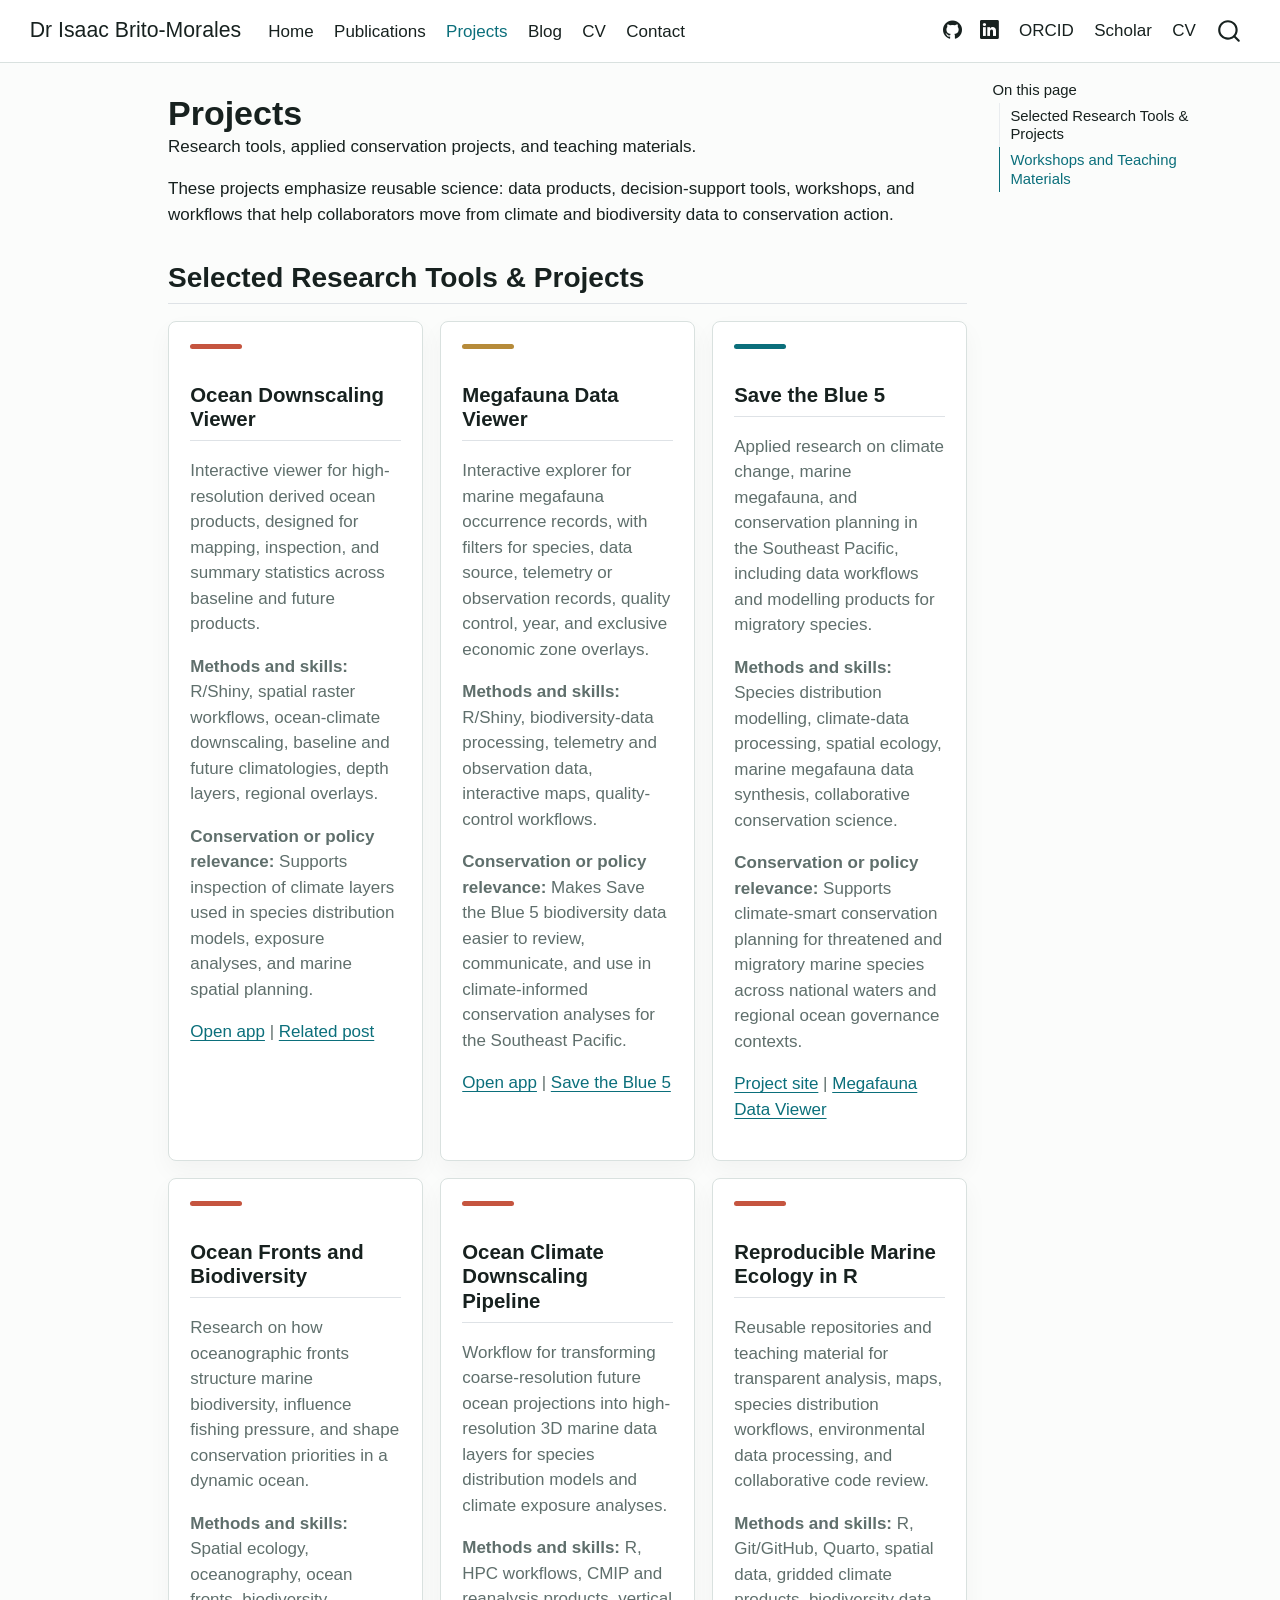
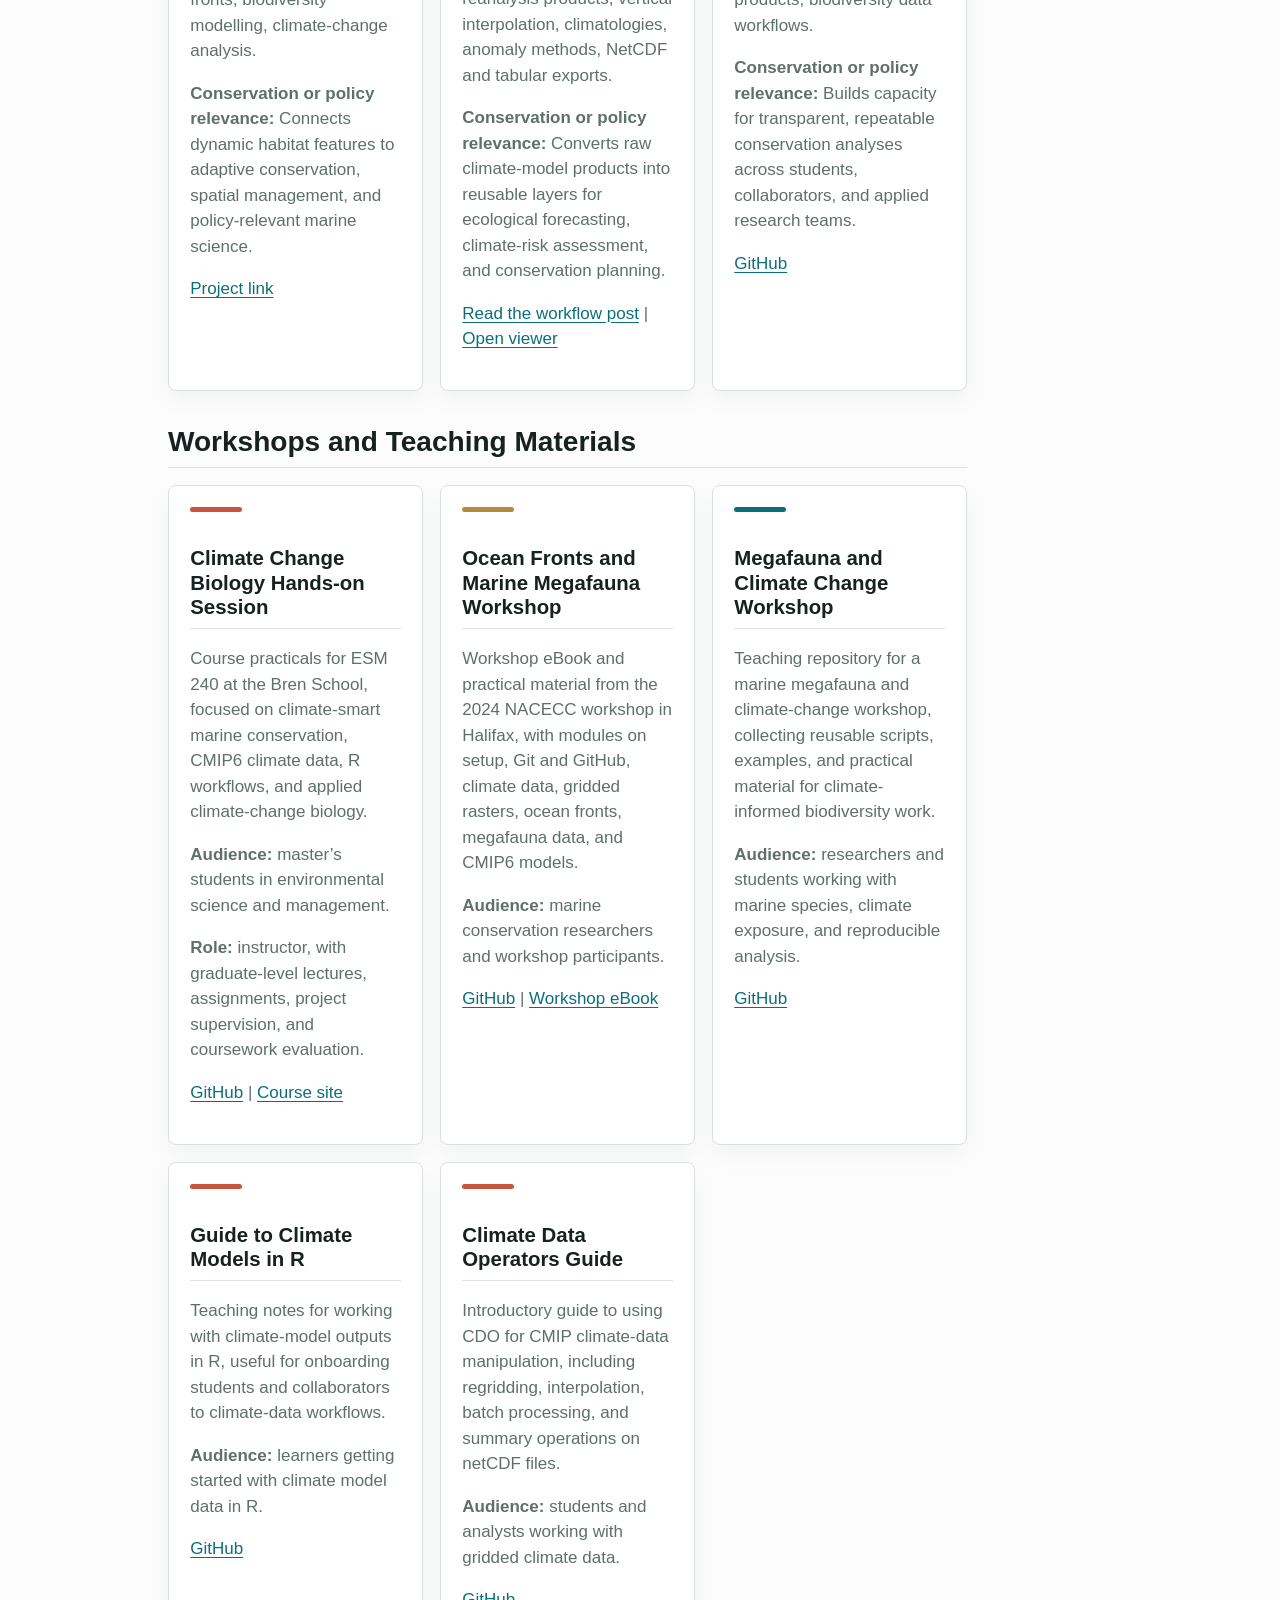
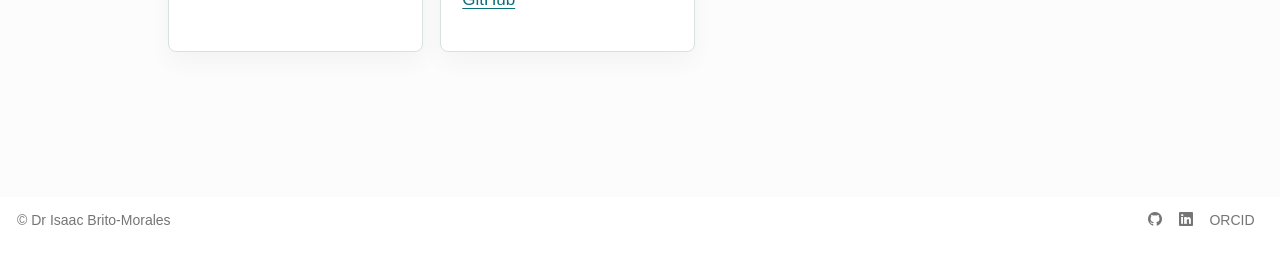
<file: docs/projects.html>
<!DOCTYPE html>
<html xmlns="http://www.w3.org/1999/xhtml" lang="en" xml:lang="en"><head>

<meta charset="utf-8">
<meta name="generator" content="quarto-1.9.38">

<meta name="viewport" content="width=device-width, initial-scale=1.0, user-scalable=yes">

<meta name="description" content="Research tools, applied conservation projects, and teaching materials.">

<title>Projects – Dr Isaac Brito-Morales</title>
<style>
/* Default styles provided by pandoc.
** See https://pandoc.org/MANUAL.html#variables-for-html for config info.
*/
code{white-space: pre-wrap;}
span.smallcaps{font-variant: small-caps;}
div.columns{display: flex; gap: min(4vw, 1.5em);}
div.column{flex: auto; overflow-x: auto;}
div.hanging-indent{margin-left: 1.5em; text-indent: -1.5em;}
ul.task-list{list-style: none;}
ul.task-list li input[type="checkbox"] {
  width: 0.8em;
  margin: 0 0.8em 0.2em -1em; /* quarto-specific, see https://github.com/quarto-dev/quarto-cli/issues/4556 */ 
  vertical-align: middle;
}
</style>


<script src="site_libs/quarto-nav/quarto-nav.js"></script>
<script src="site_libs/clipboard/clipboard.min.js"></script>
<script src="site_libs/quarto-search/autocomplete.umd.js"></script>
<script src="site_libs/quarto-search/fuse.min.js"></script>
<script src="site_libs/quarto-search/quarto-search.js"></script>
<meta name="quarto:offset" content="./">
<link href="./content/images/isaac-brito-morales_v02.jpg" rel="icon" type="image/jpeg">
<script src="site_libs/quarto-html/quarto.js" type="module"></script>
<script src="site_libs/quarto-html/tabsets/tabsets.js" type="module"></script>
<script src="site_libs/quarto-html/popper.min.js"></script>
<script src="site_libs/quarto-html/tippy.umd.min.js"></script>
<script src="site_libs/quarto-html/anchor.min.js"></script>
<link href="site_libs/quarto-html/tippy.css" rel="stylesheet">
<link href="site_libs/quarto-html/quarto-syntax-highlighting-15634bcf2e68342d4ad2dfa704d543f6.css" rel="stylesheet" id="quarto-text-highlighting-styles">
<script src="site_libs/bootstrap/bootstrap.min.js"></script>
<link href="site_libs/bootstrap/bootstrap-icons.css" rel="stylesheet">
<link href="site_libs/bootstrap/bootstrap-52df45092cf3716b6a27760380022c2d.min.css" rel="stylesheet" append-hash="true" id="quarto-bootstrap" data-mode="light">
<script id="quarto-search-options" type="application/json">{
  "location": "navbar",
  "copy-button": false,
  "collapse-after": 3,
  "panel-placement": "end",
  "type": "overlay",
  "limit": 50,
  "keyboard-shortcut": [
    "f",
    "/",
    "s"
  ],
  "language": {
    "search-no-results-text": "No results",
    "search-matching-documents-text": "matching documents",
    "search-copy-link-title": "Copy link to search",
    "search-hide-matches-text": "Hide additional matches",
    "search-more-match-text": "more match in this document",
    "search-more-matches-text": "more matches in this document",
    "search-clear-button-title": "Clear",
    "search-text-placeholder": "",
    "search-detached-cancel-button-title": "Cancel",
    "search-submit-button-title": "Submit",
    "search-label": "Search"
  }
}</script>
<style>html{ scroll-behavior: smooth; }</style>


<meta property="og:title" content="Projects – Dr Isaac Brito-Morales">
<meta property="og:description" content="Research tools, applied conservation projects, and teaching materials.">
<meta property="og:site_name" content="Dr Isaac Brito-Morales">
<meta name="twitter:title" content="Projects – Dr Isaac Brito-Morales">
<meta name="twitter:description" content="Research tools, applied conservation projects, and teaching materials.">
<meta name="twitter:card" content="summary_large_image">
</head>

<body class="nav-fixed quarto-light">

<div id="quarto-search-results"></div>
  <header id="quarto-header" class="headroom fixed-top">
    <nav class="navbar navbar-expand-lg " data-bs-theme="dark">
      <div class="navbar-container container-fluid">
      <div class="navbar-brand-container mx-auto">
    <a class="navbar-brand" href="./index.html">
    <span class="navbar-title">Dr Isaac Brito-Morales</span>
    </a>
  </div>
            <div id="quarto-search" class="" title="Search"></div>
          <button class="navbar-toggler" type="button" data-bs-toggle="collapse" data-bs-target="#navbarCollapse" aria-controls="navbarCollapse" role="menu" aria-expanded="false" aria-label="Toggle navigation" onclick="if (window.quartoToggleHeadroom) { window.quartoToggleHeadroom(); }">
  <span class="navbar-toggler-icon"></span>
</button>
          <div class="collapse navbar-collapse" id="navbarCollapse">
            <ul class="navbar-nav navbar-nav-scroll me-auto">
  <li class="nav-item">
    <a class="nav-link" href="./index.html"> 
<span class="menu-text">Home</span></a>
  </li>  
  <li class="nav-item">
    <a class="nav-link" href="./publications.html"> 
<span class="menu-text">Publications</span></a>
  </li>  
  <li class="nav-item">
    <a class="nav-link active" href="./projects.html" aria-current="page"> 
<span class="menu-text">Projects</span></a>
  </li>  
  <li class="nav-item">
    <a class="nav-link" href="./posts.html"> 
<span class="menu-text">Blog</span></a>
  </li>  
  <li class="nav-item">
    <a class="nav-link" href="./cv.html"> 
<span class="menu-text">CV</span></a>
  </li>  
  <li class="nav-item">
    <a class="nav-link" href="./contact.html"> 
<span class="menu-text">Contact</span></a>
  </li>  
</ul>
            <ul class="navbar-nav navbar-nav-scroll ms-auto">
  <li class="nav-item compact">
    <a class="nav-link" href="https://github.com/IsaakBM"> <i class="bi bi-github" role="img" aria-label="GitHub">
</i> 
<span class="menu-text"></span></a>
  </li>  
  <li class="nav-item compact">
    <a class="nav-link" href="https://www.linkedin.com/in/isaakbm/"> <i class="bi bi-linkedin" role="img" aria-label="LinkedIn">
</i> 
<span class="menu-text"></span></a>
  </li>  
  <li class="nav-item">
    <a class="nav-link" href="https://orcid.org/0000-0003-0073-2431"> 
<span class="menu-text">ORCID</span></a>
  </li>  
  <li class="nav-item">
    <a class="nav-link" href="https://scholar.google.com.au/citations?hl=en&amp;view_op=list_works&amp;gmla=AJsN-F5xl24DTIsGvaLU0eC3m1MDcho9MYiREe36Fg2N9Gi43a7GrLAl9R9cx9tlP3Ojy3Pbw3vQR5GjWGaxFt8PX-UPtBPkYpyCpTKp2huz5V-G2VpbMQ0&amp;user=o0-V01oAAAAJ#d=gsc_md_cod&amp;t=1777789187183&amp;u=%2Fcitations%3Fview_op%3Dlist_colleagues%26hl%3Den%26json%3D%26user%3Do0-V01oAAAAJ%23t%3Dgsc_cod_lc"> 
<span class="menu-text">Scholar</span></a>
  </li>  
  <li class="nav-item">
    <a class="nav-link" href="./content/pdf/isaac_brito_morales_academic_cv.pdf"> 
<span class="menu-text">CV</span></a>
  </li>  
</ul>
          </div> <!-- /navcollapse -->
            <div class="quarto-navbar-tools">
</div>
      </div> <!-- /container-fluid -->
    </nav>
</header>
<!-- content -->
<div id="quarto-content" class="quarto-container page-columns page-rows-contents page-layout-article page-navbar">
<!-- sidebar -->
<!-- margin-sidebar -->
    <div id="quarto-margin-sidebar" class="sidebar margin-sidebar">
        <nav id="TOC" role="doc-toc" class="toc-active">
    <h2 id="toc-title">On this page</h2>
   
  <ul>
  <li><a href="#selected-research-tools-projects" id="toc-selected-research-tools-projects" class="nav-link active" data-scroll-target="#selected-research-tools-projects">Selected Research Tools &amp; Projects</a></li>
  <li><a href="#workshops-and-teaching-materials" id="toc-workshops-and-teaching-materials" class="nav-link" data-scroll-target="#workshops-and-teaching-materials">Workshops and Teaching Materials</a></li>
  </ul>
</nav>
    </div>
<!-- main -->
<main class="content" id="quarto-document-content">

<header id="title-block-header" class="quarto-title-block default">
<div class="quarto-title">
<h1 class="title">Projects</h1>
</div>

<div>
  <div class="description">
    Research tools, applied conservation projects, and teaching materials.
  </div>
</div>


<div class="quarto-title-meta">

    
  
    
  </div>
  


</header>


<p>These projects emphasize reusable science: data products, decision-support tools, workshops, and workflows that help collaborators move from climate and biodiversity data to conservation action.</p>
<section id="selected-research-tools-projects" class="level2">
<h2 class="anchored" data-anchor-id="selected-research-tools-projects">Selected Research Tools &amp; Projects</h2>
</section>
<div class="project-grid">
<section id="ocean-downscaling-viewer" class="level2 project-card">
<h2 class="anchored" data-anchor-id="ocean-downscaling-viewer">Ocean Downscaling Viewer</h2>
<p>Interactive viewer for high-resolution derived ocean products, designed for mapping, inspection, and summary statistics across baseline and future products.</p>
<p><strong>Methods and skills:</strong> R/Shiny, spatial raster workflows, ocean-climate downscaling, baseline and future climatologies, depth layers, regional overlays.</p>
<p><strong>Conservation or policy relevance:</strong> Supports inspection of climate layers used in species distribution models, exposure analyses, and marine spatial planning.</p>
<p><a href="https://isaakbm-ocean-downscaling-viewer.share.connect.posit.cloud/">Open app</a> | <a href="posts/ocean-climate-downscaling-pipeline/">Related post</a></p>
</section>
<section id="megafauna-data-viewer" class="level2 project-card">
<h2 class="anchored" data-anchor-id="megafauna-data-viewer">Megafauna Data Viewer</h2>
<p>Interactive explorer for marine megafauna occurrence records, with filters for species, data source, telemetry or observation records, quality control, year, and exclusive economic zone overlays.</p>
<p><strong>Methods and skills:</strong> R/Shiny, biodiversity-data processing, telemetry and observation data, interactive maps, quality-control workflows.</p>
<p><strong>Conservation or policy relevance:</strong> Makes Save the Blue 5 biodiversity data easier to review, communicate, and use in climate-informed conservation analyses for the Southeast Pacific.</p>
<p><a href="https://isaakbm-megafauna-data-viewer.share.connect.posit.cloud/">Open app</a> | <a href="https://savethebluefive.net/">Save the Blue 5</a></p>
</section>
<section id="save-the-blue-5" class="level2 project-card">
<h2 class="anchored" data-anchor-id="save-the-blue-5">Save the Blue 5</h2>
<p>Applied research on climate change, marine megafauna, and conservation planning in the Southeast Pacific, including data workflows and modelling products for migratory species.</p>
<p><strong>Methods and skills:</strong> Species distribution modelling, climate-data processing, spatial ecology, marine megafauna data synthesis, collaborative conservation science.</p>
<p><strong>Conservation or policy relevance:</strong> Supports climate-smart conservation planning for threatened and migratory marine species across national waters and regional ocean governance contexts.</p>
<p><a href="https://savethebluefive.net/">Project site</a> | <a href="https://isaakbm-megafauna-data-viewer.share.connect.posit.cloud/">Megafauna Data Viewer</a></p>
</section>
<section id="ocean-fronts-and-biodiversity" class="level2 project-card">
<h2 class="anchored" data-anchor-id="ocean-fronts-and-biodiversity">Ocean Fronts and Biodiversity</h2>
<p>Research on how oceanographic fronts structure marine biodiversity, influence fishing pressure, and shape conservation priorities in a dynamic ocean.</p>
<p><strong>Methods and skills:</strong> Spatial ecology, oceanography, ocean fronts, biodiversity modelling, climate-change analysis.</p>
<p><strong>Conservation or policy relevance:</strong> Connects dynamic habitat features to adaptive conservation, spatial management, and policy-relevant marine science.</p>
<p><a href="https://www.conservation.org/projects/oceanfrontchange">Project link</a></p>
</section>
<section id="ocean-climate-downscaling-pipeline" class="level2 project-card">
<h2 class="anchored" data-anchor-id="ocean-climate-downscaling-pipeline">Ocean Climate Downscaling Pipeline</h2>
<p>Workflow for transforming coarse-resolution future ocean projections into high-resolution 3D marine data layers for species distribution models and climate exposure analyses.</p>
<p><strong>Methods and skills:</strong> R, HPC workflows, CMIP and reanalysis products, vertical interpolation, climatologies, anomaly methods, NetCDF and tabular exports.</p>
<p><strong>Conservation or policy relevance:</strong> Converts raw climate-model products into reusable layers for ecological forecasting, climate-risk assessment, and conservation planning.</p>
<p><a href="posts/ocean-climate-downscaling-pipeline/">Read the workflow post</a> | <a href="https://isaakbm-ocean-downscaling-viewer.share.connect.posit.cloud/">Open viewer</a></p>
</section>
<section id="reproducible-marine-ecology-in-r" class="level2 project-card">
<h2 class="anchored" data-anchor-id="reproducible-marine-ecology-in-r">Reproducible Marine Ecology in R</h2>
<p>Reusable repositories and teaching material for transparent analysis, maps, species distribution workflows, environmental data processing, and collaborative code review.</p>
<p><strong>Methods and skills:</strong> R, Git/GitHub, Quarto, spatial data, gridded climate products, biodiversity data workflows.</p>
<p><strong>Conservation or policy relevance:</strong> Builds capacity for transparent, repeatable conservation analyses across students, collaborators, and applied research teams.</p>
<p><a href="https://github.com/IsaakBM">GitHub</a></p>
</section>
</div>
<section id="workshops-and-teaching-materials" class="level2">
<h2 class="anchored" data-anchor-id="workshops-and-teaching-materials">Workshops and Teaching Materials</h2>
</section>
<div class="project-grid">
<section id="climate-change-biology-hands-on-session" class="level2 project-card">
<h2 class="anchored" data-anchor-id="climate-change-biology-hands-on-session">Climate Change Biology Hands-on Session</h2>
<p>Course practicals for ESM 240 at the Bren School, focused on climate-smart marine conservation, CMIP6 climate data, R workflows, and applied climate-change biology.</p>
<p><strong>Audience:</strong> master’s students in environmental science and management.</p>
<p><strong>Role:</strong> instructor, with graduate-level lectures, assignments, project supervision, and coursework evaluation.</p>
<p><a href="https://github.com/IsaakBM/ESM_240">GitHub</a> | <a href="https://isaakbm.github.io/ESM_240/">Course site</a></p>
</section>
<section id="ocean-fronts-and-marine-megafauna-workshop" class="level2 project-card">
<h2 class="anchored" data-anchor-id="ocean-fronts-and-marine-megafauna-workshop">Ocean Fronts and Marine Megafauna Workshop</h2>
<p>Workshop eBook and practical material from the 2024 NACECC workshop in Halifax, with modules on setup, Git and GitHub, climate data, gridded rasters, ocean fronts, megafauna data, and CMIP6 models.</p>
<p><strong>Audience:</strong> marine conservation researchers and workshop participants.</p>
<p><a href="https://github.com/IsaakBM/NACECC_workshop_2024">GitHub</a> | <a href="https://isaakbm.github.io/NACECC_workshop_2024/">Workshop eBook</a></p>
</section>
<section id="megafauna-and-climate-change-workshop" class="level2 project-card">
<h2 class="anchored" data-anchor-id="megafauna-and-climate-change-workshop">Megafauna and Climate Change Workshop</h2>
<p>Teaching repository for a marine megafauna and climate-change workshop, collecting reusable scripts, examples, and practical material for climate-informed biodiversity work.</p>
<p><strong>Audience:</strong> researchers and students working with marine species, climate exposure, and reproducible analysis.</p>
<p><a href="https://github.com/IsaakBM/megafauna_CC_workshop2025">GitHub</a></p>
</section>
<section id="guide-to-climate-models-in-r" class="level2 project-card">
<h2 class="anchored" data-anchor-id="guide-to-climate-models-in-r">Guide to Climate Models in R</h2>
<p>Teaching notes for working with climate-model outputs in R, useful for onboarding students and collaborators to climate-data workflows.</p>
<p><strong>Audience:</strong> learners getting started with climate model data in R.</p>
<p><a href="https://github.com/IsaakBM/Guide_ClimateModelsR">GitHub</a></p>
</section>
<section id="climate-data-operators-guide" class="level2 project-card">
<h2 class="anchored" data-anchor-id="climate-data-operators-guide">Climate Data Operators Guide</h2>
<p>Introductory guide to using CDO for CMIP climate-data manipulation, including regridding, interpolation, batch processing, and summary operations on netCDF files.</p>
<p><strong>Audience:</strong> students and analysts working with gridded climate data.</p>
<p><a href="https://github.com/IsaakBM/CDO-climate-data-operators-">GitHub</a></p>
</section>
</div>



</main> <!-- /main -->
<script id="quarto-html-after-body" type="application/javascript">
  window.document.addEventListener("DOMContentLoaded", function (event) {
    const icon = "";
    const anchorJS = new window.AnchorJS();
    anchorJS.options = {
      placement: 'right',
      icon: icon
    };
    anchorJS.add('.anchored');
    const isCodeAnnotation = (el) => {
      for (const clz of el.classList) {
        if (clz.startsWith('code-annotation-')) {                     
          return true;
        }
      }
      return false;
    }
    const onCopySuccess = function(e) {
      // button target
      const button = e.trigger;
      // don't keep focus
      button.blur();
      // flash "checked"
      button.classList.add('code-copy-button-checked');
      var currentTitle = button.getAttribute("title");
      button.setAttribute("title", "Copied!");
      let tooltip;
      if (window.bootstrap) {
        button.setAttribute("data-bs-toggle", "tooltip");
        button.setAttribute("data-bs-placement", "left");
        button.setAttribute("data-bs-title", "Copied!");
        tooltip = new bootstrap.Tooltip(button, 
          { trigger: "manual", 
            customClass: "code-copy-button-tooltip",
            offset: [0, -8]});
        tooltip.show();    
      }
      setTimeout(function() {
        if (tooltip) {
          tooltip.hide();
          button.removeAttribute("data-bs-title");
          button.removeAttribute("data-bs-toggle");
          button.removeAttribute("data-bs-placement");
        }
        button.setAttribute("title", currentTitle);
        button.classList.remove('code-copy-button-checked');
      }, 1000);
      // clear code selection
      e.clearSelection();
    }
    const getTextToCopy = function(trigger) {
      const outerScaffold = trigger.parentElement.cloneNode(true);
      const codeEl = outerScaffold.querySelector('code');
      for (const childEl of codeEl.children) {
        if (isCodeAnnotation(childEl)) {
          childEl.remove();
        }
      }
      return codeEl.innerText;
    }
    const clipboard = new window.ClipboardJS('.code-copy-button:not([data-in-quarto-modal])', {
      text: getTextToCopy
    });
    clipboard.on('success', onCopySuccess);
    if (window.document.getElementById('quarto-embedded-source-code-modal')) {
      const clipboardModal = new window.ClipboardJS('.code-copy-button[data-in-quarto-modal]', {
        text: getTextToCopy,
        container: window.document.getElementById('quarto-embedded-source-code-modal')
      });
      clipboardModal.on('success', onCopySuccess);
    }
      var localhostRegex = new RegExp(/^(?:http|https):\/\/localhost\:?[0-9]*\//);
      var mailtoRegex = new RegExp(/^mailto:/);
        var filterRegex = new RegExp("https:\/\/isaakbm\.github\.io");
      var isInternal = (href) => {
          return filterRegex.test(href) || localhostRegex.test(href) || mailtoRegex.test(href);
      }
      // Inspect non-navigation links and adorn them if external
     var links = window.document.querySelectorAll('a[href]:not(.nav-link):not(.navbar-brand):not(.toc-action):not(.sidebar-link):not(.sidebar-item-toggle):not(.pagination-link):not(.no-external):not([aria-hidden]):not(.dropdown-item):not(.quarto-navigation-tool):not(.about-link)');
      for (var i=0; i<links.length; i++) {
        const link = links[i];
        if (!isInternal(link.href)) {
          // undo the damage that might have been done by quarto-nav.js in the case of
          // links that we want to consider external
          if (link.dataset.originalHref !== undefined) {
            link.href = link.dataset.originalHref;
          }
        }
      }
    function tippyHover(el, contentFn, onTriggerFn, onUntriggerFn) {
      const config = {
        allowHTML: true,
        maxWidth: 500,
        delay: 100,
        arrow: false,
        appendTo: function(el) {
            return el.parentElement;
        },
        interactive: true,
        interactiveBorder: 10,
        theme: 'quarto',
        placement: 'bottom-start',
      };
      if (contentFn) {
        config.content = contentFn;
      }
      if (onTriggerFn) {
        config.onTrigger = onTriggerFn;
      }
      if (onUntriggerFn) {
        config.onUntrigger = onUntriggerFn;
      }
      window.tippy(el, config); 
    }
    const noterefs = window.document.querySelectorAll('a[role="doc-noteref"]');
    for (var i=0; i<noterefs.length; i++) {
      const ref = noterefs[i];
      tippyHover(ref, function() {
        // use id or data attribute instead here
        let href = ref.getAttribute('data-footnote-href') || ref.getAttribute('href');
        try { href = new URL(href).hash; } catch {}
        const id = href.replace(/^#\/?/, "");
        const note = window.document.getElementById(id);
        if (note) {
          return note.innerHTML;
        } else {
          return "";
        }
      });
    }
    const xrefs = window.document.querySelectorAll('a.quarto-xref');
    const processXRef = (id, note) => {
      // Strip column container classes
      const stripColumnClz = (el) => {
        el.classList.remove("page-full", "page-columns");
        if (el.children) {
          for (const child of el.children) {
            stripColumnClz(child);
          }
        }
      }
      stripColumnClz(note)
      if (id === null || id.startsWith('sec-')) {
        // Special case sections, only their first couple elements
        const container = document.createElement("div");
        if (note.children && note.children.length > 2) {
          container.appendChild(note.children[0].cloneNode(true));
          for (let i = 1; i < note.children.length; i++) {
            const child = note.children[i];
            if (child.tagName === "P" && child.innerText === "") {
              continue;
            } else {
              container.appendChild(child.cloneNode(true));
              break;
            }
          }
          if (window.Quarto?.typesetMath) {
            window.Quarto.typesetMath(container);
          }
          return container.innerHTML
        } else {
          if (window.Quarto?.typesetMath) {
            window.Quarto.typesetMath(note);
          }
          return note.innerHTML;
        }
      } else {
        // Remove any anchor links if they are present
        const anchorLink = note.querySelector('a.anchorjs-link');
        if (anchorLink) {
          anchorLink.remove();
        }
        if (window.Quarto?.typesetMath) {
          window.Quarto.typesetMath(note);
        }
        if (note.classList.contains("callout")) {
          return note.outerHTML;
        } else {
          return note.innerHTML;
        }
      }
    }
    for (var i=0; i<xrefs.length; i++) {
      const xref = xrefs[i];
      tippyHover(xref, undefined, function(instance) {
        instance.disable();
        let url = xref.getAttribute('href');
        let hash = undefined; 
        if (url.startsWith('#')) {
          hash = url;
        } else {
          try { hash = new URL(url).hash; } catch {}
        }
        if (hash) {
          const id = hash.replace(/^#\/?/, "");
          const note = window.document.getElementById(id);
          if (note !== null) {
            try {
              const html = processXRef(id, note.cloneNode(true));
              instance.setContent(html);
            } finally {
              instance.enable();
              instance.show();
            }
          } else {
            // See if we can fetch this
            fetch(url.split('#')[0])
            .then(res => res.text())
            .then(html => {
              const parser = new DOMParser();
              const htmlDoc = parser.parseFromString(html, "text/html");
              const note = htmlDoc.getElementById(id);
              if (note !== null) {
                const html = processXRef(id, note);
                instance.setContent(html);
              } 
            }).finally(() => {
              instance.enable();
              instance.show();
            });
          }
        } else {
          // See if we can fetch a full url (with no hash to target)
          // This is a special case and we should probably do some content thinning / targeting
          fetch(url)
          .then(res => res.text())
          .then(html => {
            const parser = new DOMParser();
            const htmlDoc = parser.parseFromString(html, "text/html");
            const note = htmlDoc.querySelector('main.content');
            if (note !== null) {
              // This should only happen for chapter cross references
              // (since there is no id in the URL)
              // remove the first header
              if (note.children.length > 0 && note.children[0].tagName === "HEADER") {
                note.children[0].remove();
              }
              const html = processXRef(null, note);
              instance.setContent(html);
            } 
          }).finally(() => {
            instance.enable();
            instance.show();
          });
        }
      }, function(instance) {
      });
    }
        let selectedAnnoteEl;
        const selectorForAnnotation = ( cell, annotation) => {
          let cellAttr = 'data-code-cell="' + cell + '"';
          let lineAttr = 'data-code-annotation="' +  annotation + '"';
          const selector = 'span[' + cellAttr + '][' + lineAttr + ']';
          return selector;
        }
        const selectCodeLines = (annoteEl) => {
          const doc = window.document;
          const targetCell = annoteEl.getAttribute("data-target-cell");
          const targetAnnotation = annoteEl.getAttribute("data-target-annotation");
          const annoteSpan = window.document.querySelector(selectorForAnnotation(targetCell, targetAnnotation));
          const lines = annoteSpan.getAttribute("data-code-lines").split(",");
          const lineIds = lines.map((line) => {
            return targetCell + "-" + line;
          })
          let top = null;
          let height = null;
          let parent = null;
          if (lineIds.length > 0) {
              //compute the position of the single el (top and bottom and make a div)
              const el = window.document.getElementById(lineIds[0]);
              top = el.offsetTop;
              height = el.offsetHeight;
              parent = el.parentElement.parentElement;
            if (lineIds.length > 1) {
              const lastEl = window.document.getElementById(lineIds[lineIds.length - 1]);
              const bottom = lastEl.offsetTop + lastEl.offsetHeight;
              height = bottom - top;
            }
            if (top !== null && height !== null && parent !== null) {
              // cook up a div (if necessary) and position it 
              let div = window.document.getElementById("code-annotation-line-highlight");
              if (div === null) {
                div = window.document.createElement("div");
                div.setAttribute("id", "code-annotation-line-highlight");
                div.style.position = 'absolute';
                parent.appendChild(div);
              }
              div.style.top = top - 2 + "px";
              div.style.height = height + 4 + "px";
              div.style.left = 0;
              let gutterDiv = window.document.getElementById("code-annotation-line-highlight-gutter");
              if (gutterDiv === null) {
                gutterDiv = window.document.createElement("div");
                gutterDiv.setAttribute("id", "code-annotation-line-highlight-gutter");
                gutterDiv.style.position = 'absolute';
                const codeCell = window.document.getElementById(targetCell);
                const gutter = codeCell.querySelector('.code-annotation-gutter');
                gutter.appendChild(gutterDiv);
              }
              gutterDiv.style.top = top - 2 + "px";
              gutterDiv.style.height = height + 4 + "px";
            }
            selectedAnnoteEl = annoteEl;
          }
        };
        const unselectCodeLines = () => {
          const elementsIds = ["code-annotation-line-highlight", "code-annotation-line-highlight-gutter"];
          elementsIds.forEach((elId) => {
            const div = window.document.getElementById(elId);
            if (div) {
              div.remove();
            }
          });
          selectedAnnoteEl = undefined;
        };
          // Handle positioning of the toggle
      window.addEventListener(
        "resize",
        throttle(() => {
          elRect = undefined;
          if (selectedAnnoteEl) {
            selectCodeLines(selectedAnnoteEl);
          }
        }, 10)
      );
      function throttle(fn, ms) {
      let throttle = false;
      let timer;
        return (...args) => {
          if(!throttle) { // first call gets through
              fn.apply(this, args);
              throttle = true;
          } else { // all the others get throttled
              if(timer) clearTimeout(timer); // cancel #2
              timer = setTimeout(() => {
                fn.apply(this, args);
                timer = throttle = false;
              }, ms);
          }
        };
      }
        // Attach click handler to the DT
        const annoteDls = window.document.querySelectorAll('dt[data-target-cell]');
        for (const annoteDlNode of annoteDls) {
          annoteDlNode.addEventListener('click', (event) => {
            const clickedEl = event.target;
            if (clickedEl !== selectedAnnoteEl) {
              unselectCodeLines();
              const activeEl = window.document.querySelector('dt[data-target-cell].code-annotation-active');
              if (activeEl) {
                activeEl.classList.remove('code-annotation-active');
              }
              selectCodeLines(clickedEl);
              clickedEl.classList.add('code-annotation-active');
            } else {
              // Unselect the line
              unselectCodeLines();
              clickedEl.classList.remove('code-annotation-active');
            }
          });
        }
    const findCites = (el) => {
      const parentEl = el.parentElement;
      if (parentEl) {
        const cites = parentEl.dataset.cites;
        if (cites) {
          return {
            el,
            cites: cites.split(' ')
          };
        } else {
          return findCites(el.parentElement)
        }
      } else {
        return undefined;
      }
    };
    var bibliorefs = window.document.querySelectorAll('a[role="doc-biblioref"]');
    for (var i=0; i<bibliorefs.length; i++) {
      const ref = bibliorefs[i];
      const citeInfo = findCites(ref);
      if (citeInfo) {
        tippyHover(citeInfo.el, function() {
          var popup = window.document.createElement('div');
          citeInfo.cites.forEach(function(cite) {
            var citeDiv = window.document.createElement('div');
            citeDiv.classList.add('hanging-indent');
            citeDiv.classList.add('csl-entry');
            var biblioDiv = window.document.getElementById('ref-' + cite);
            if (biblioDiv) {
              citeDiv.innerHTML = biblioDiv.innerHTML;
            }
            popup.appendChild(citeDiv);
          });
          return popup.innerHTML;
        });
      }
    }
  });
  </script>
</div> <!-- /content -->
<footer class="footer">
  <div class="nav-footer">
    <div class="nav-footer-left">
<p>© Dr Isaac Brito-Morales</p>
</div>   
    <div class="nav-footer-center">
      &nbsp;
    </div>
    <div class="nav-footer-right">
      <ul class="footer-items list-unstyled">
    <li class="nav-item compact">
    <a class="nav-link" href="https://github.com/IsaakBM">
      <i class="bi bi-github" role="img">
</i> 
    </a>
  </li>  
    <li class="nav-item compact">
    <a class="nav-link" href="https://www.linkedin.com/in/isaakbm/">
      <i class="bi bi-linkedin" role="img">
</i> 
    </a>
  </li>  
    <li class="nav-item">
    <a class="nav-link" href="https://orcid.org/0000-0003-0073-2431">
<p>ORCID</p>
</a>
  </li>  
</ul>
    </div>
  </div>
</footer>
<script>
document.addEventListener("click", async (event) => {
  const toggle = event.target.closest(".share-menu-toggle");
  const nativeButton = event.target.closest("[data-share-native]");
  const copyButton = event.target.closest("[data-copy-link]");

  document.querySelectorAll(".share-menu.is-open").forEach((menu) => {
    if (!menu.contains(event.target)) {
      menu.classList.remove("is-open");
      menu.querySelector(".share-menu-toggle")?.setAttribute("aria-expanded", "false");
    }
  });

  if (toggle) {
    const menu = toggle.closest(".share-menu");
    const isOpen = menu.classList.toggle("is-open");
    toggle.setAttribute("aria-expanded", String(isOpen));
    return;
  }

  const menu = event.target.closest(".share-menu");
  if (!menu) return;

  const shareData = {
    title: menu.dataset.shareTitle || document.title,
    text: menu.dataset.shareText || "",
    url: menu.dataset.shareUrl || window.location.href
  };

  if (nativeButton && navigator.share) {
    await navigator.share(shareData);
  }

  if (copyButton && navigator.clipboard) {
    await navigator.clipboard.writeText(shareData.url);
    copyButton.textContent = "Copied";
    setTimeout(() => {
      copyButton.textContent = "Copy link";
    }, 1600);
  }
});
</script>




<script src="site_libs/quarto-html/zenscroll-min.js"></script>
</body></html>
</file>
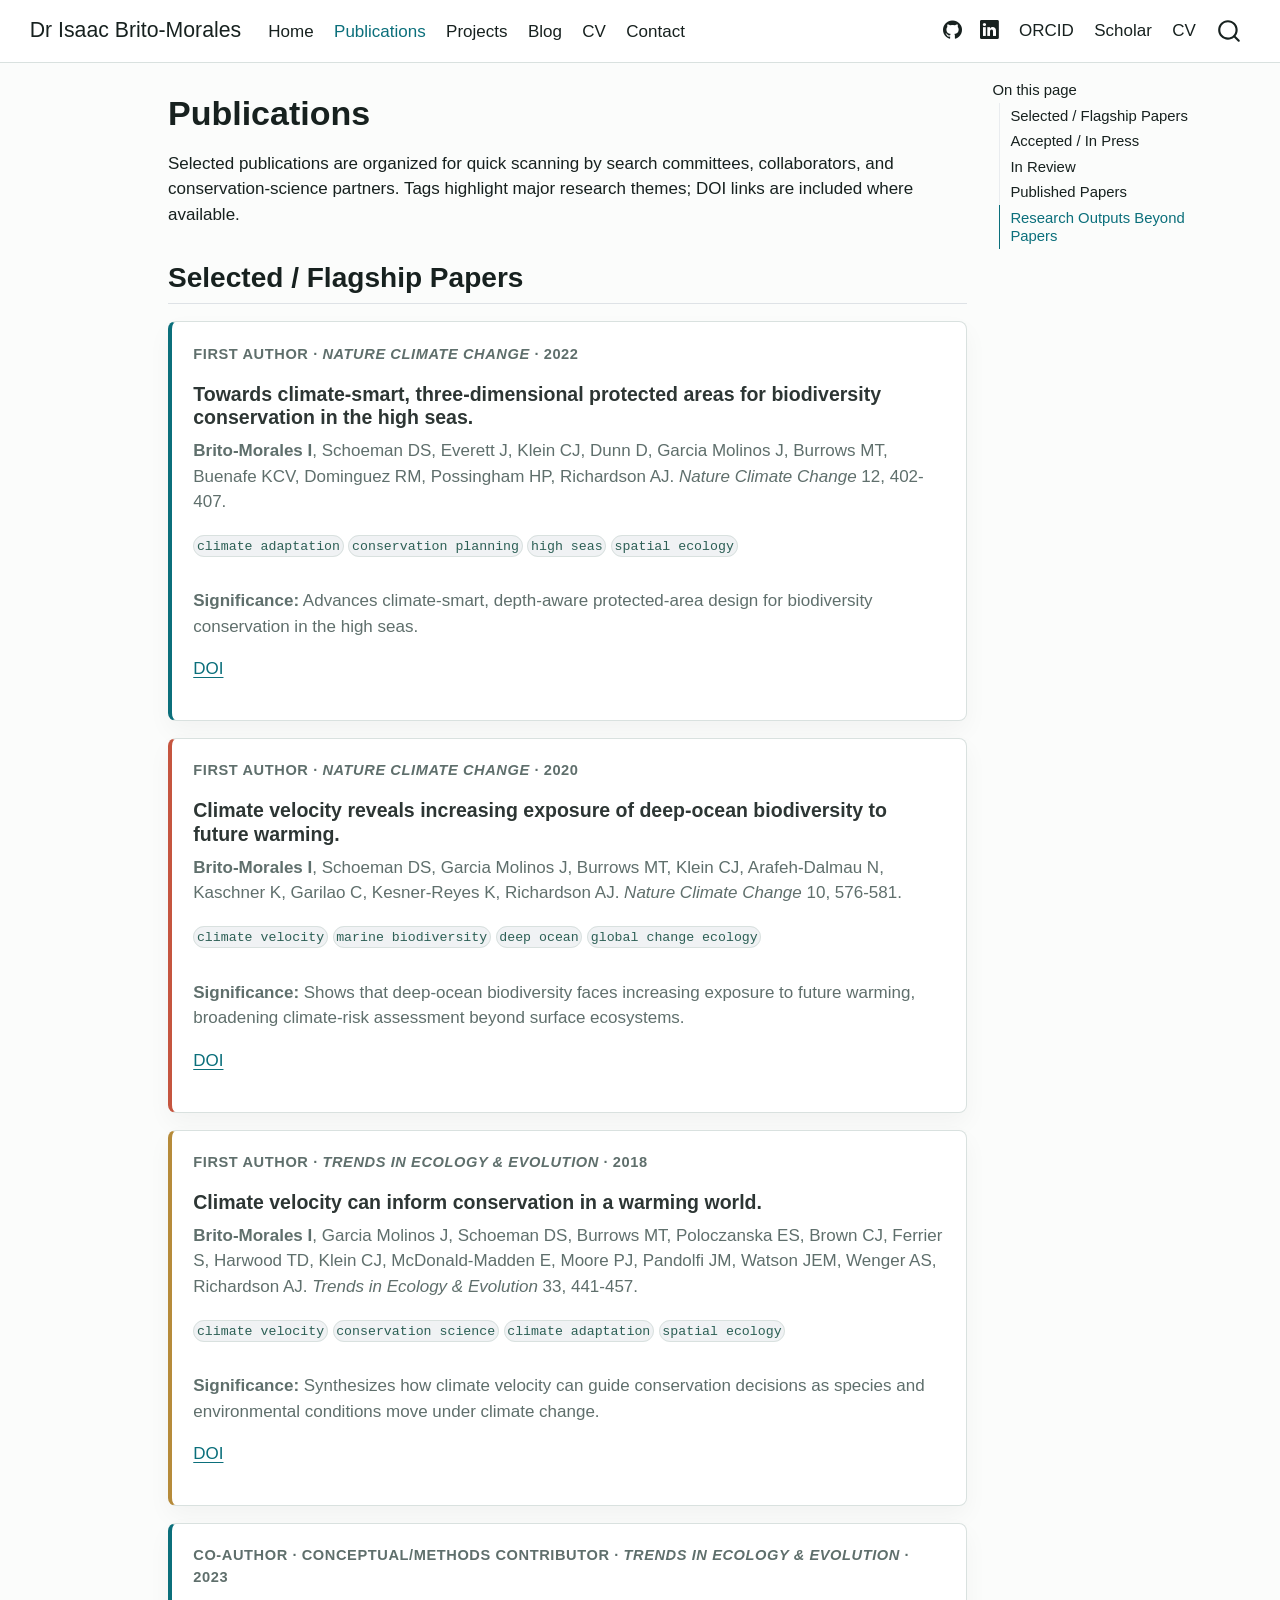
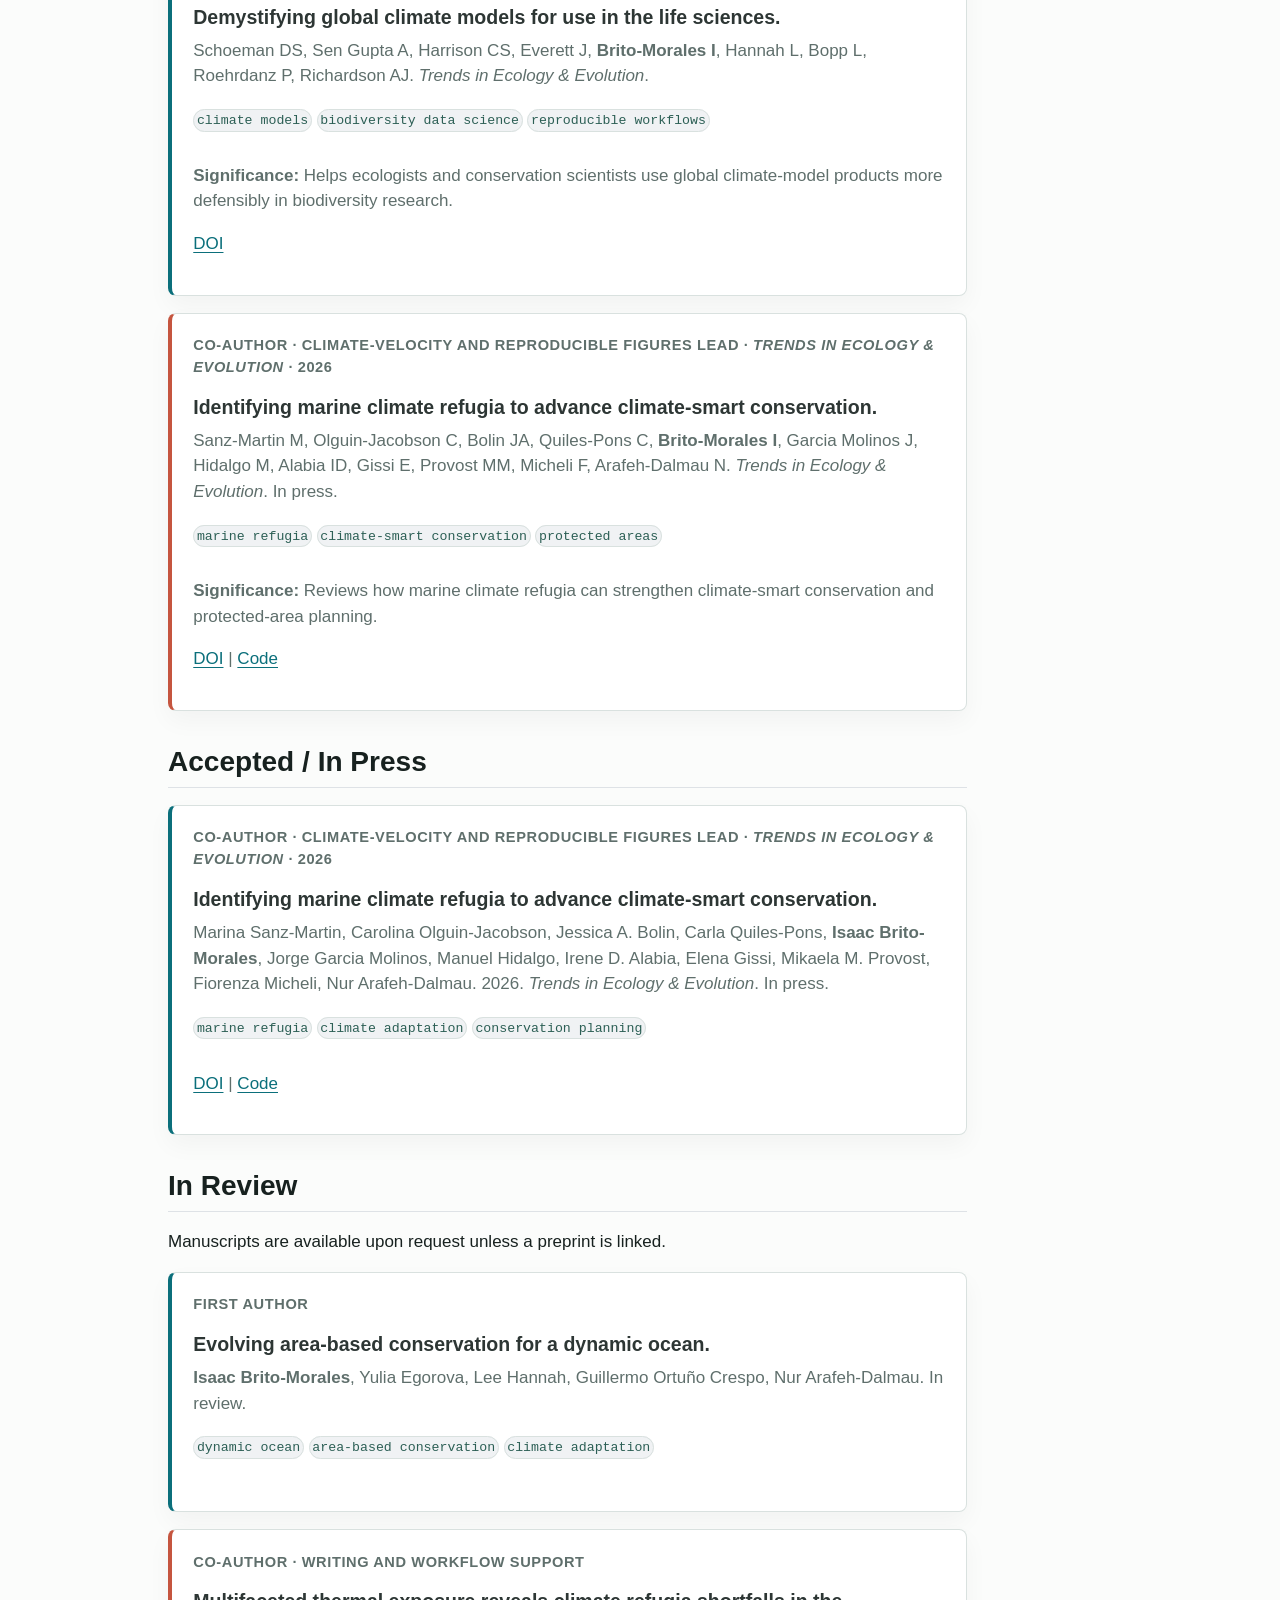
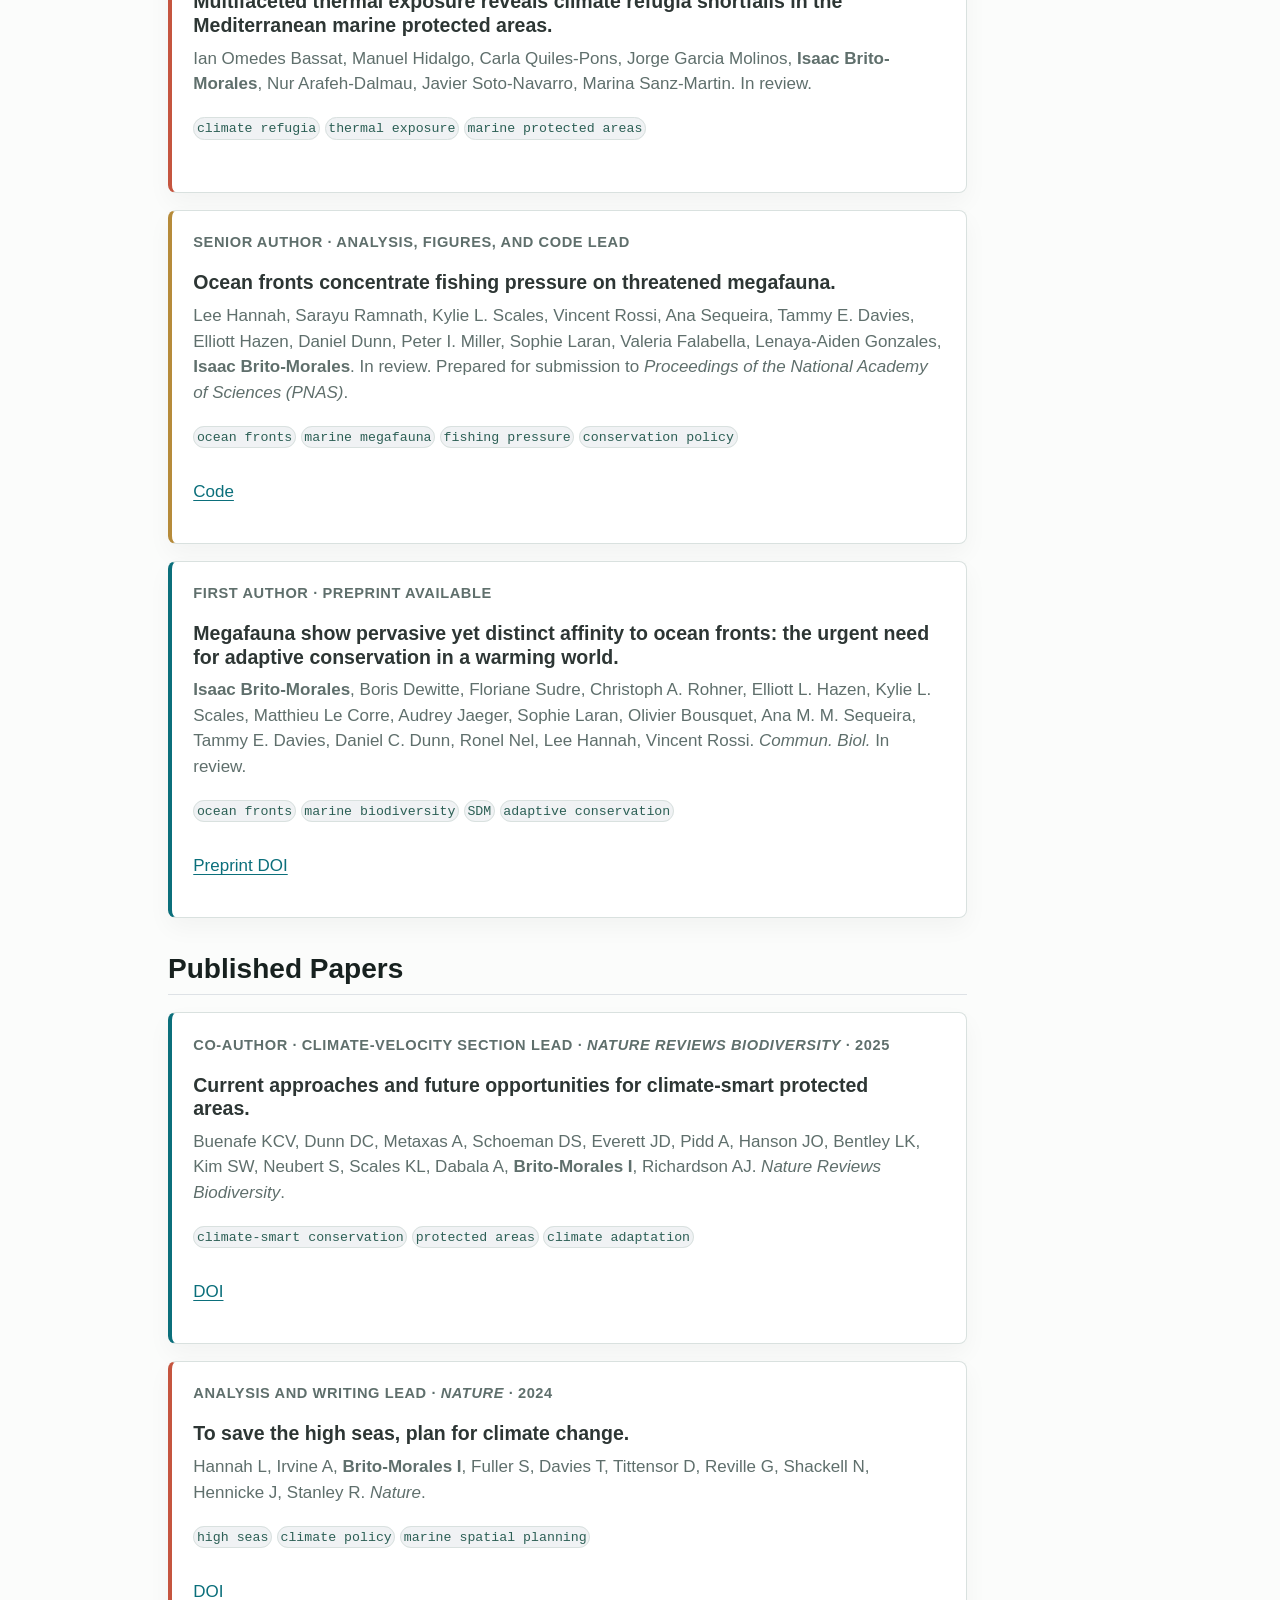
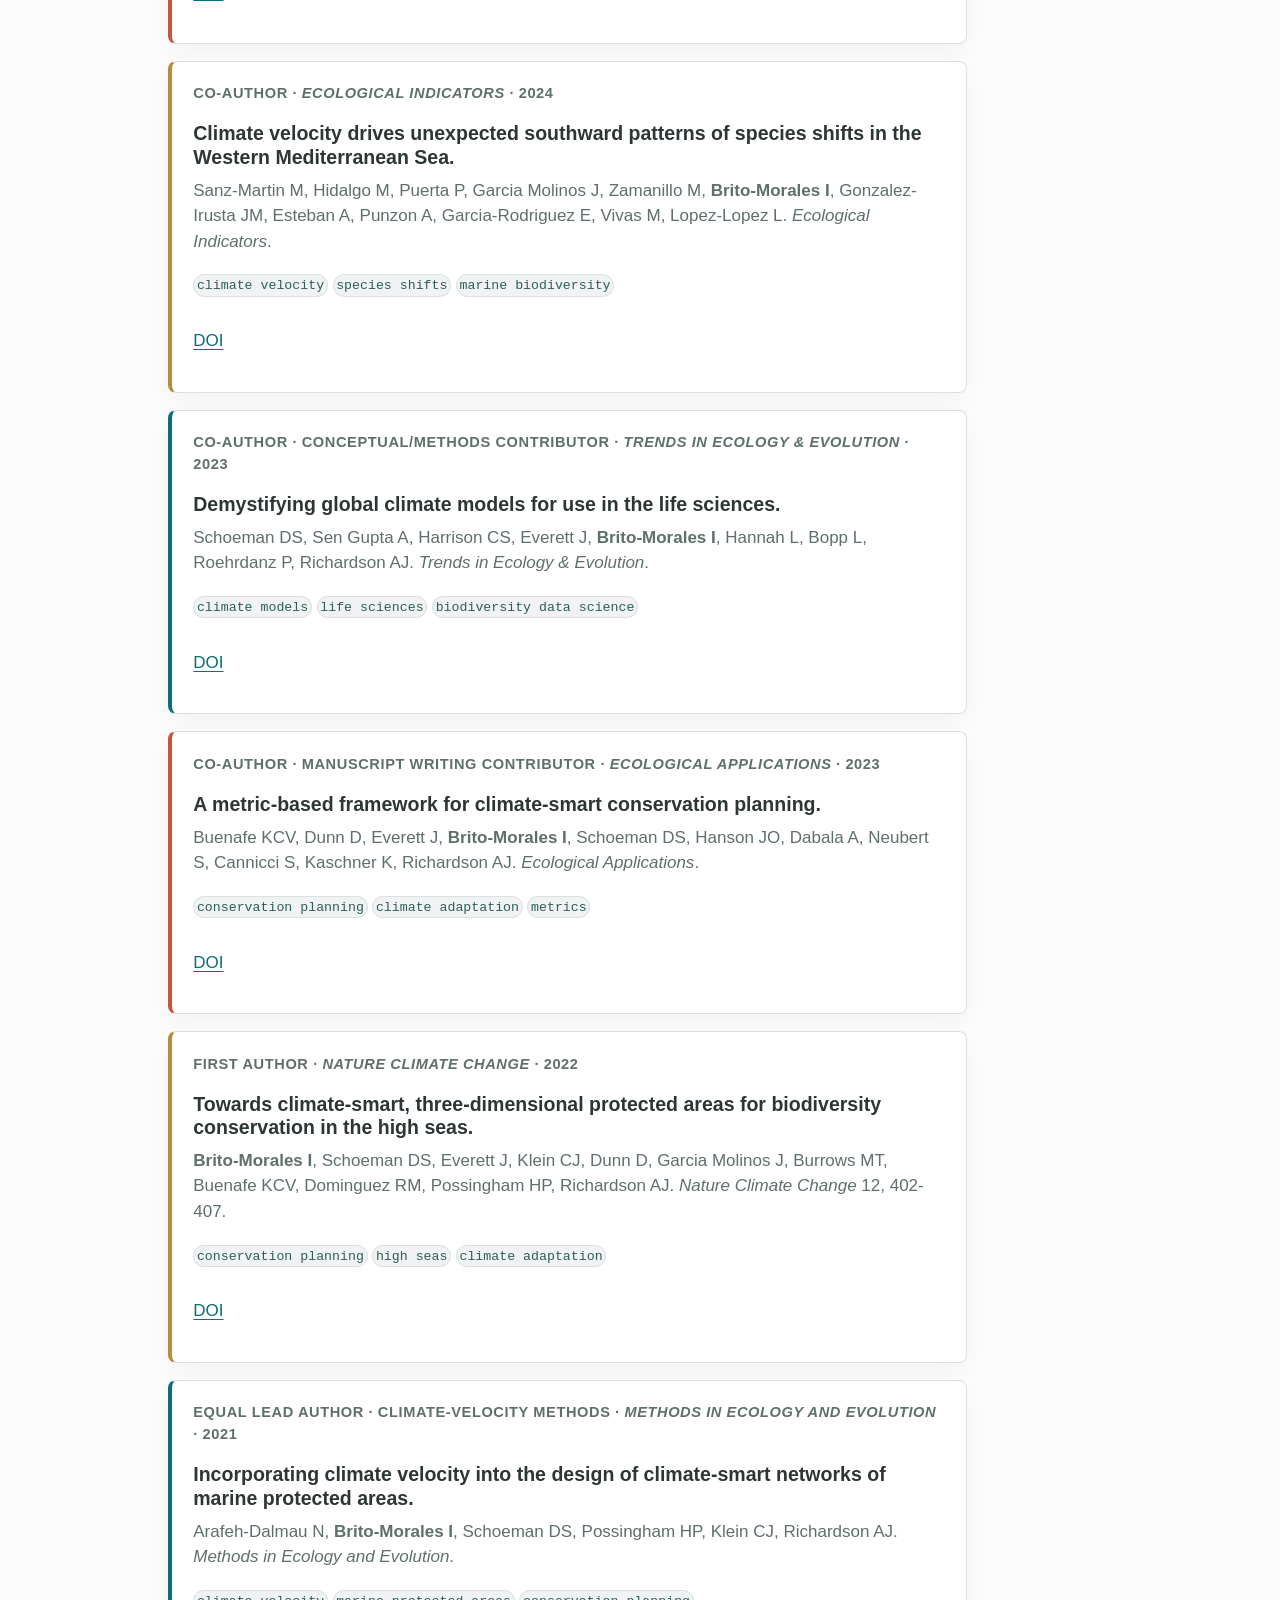
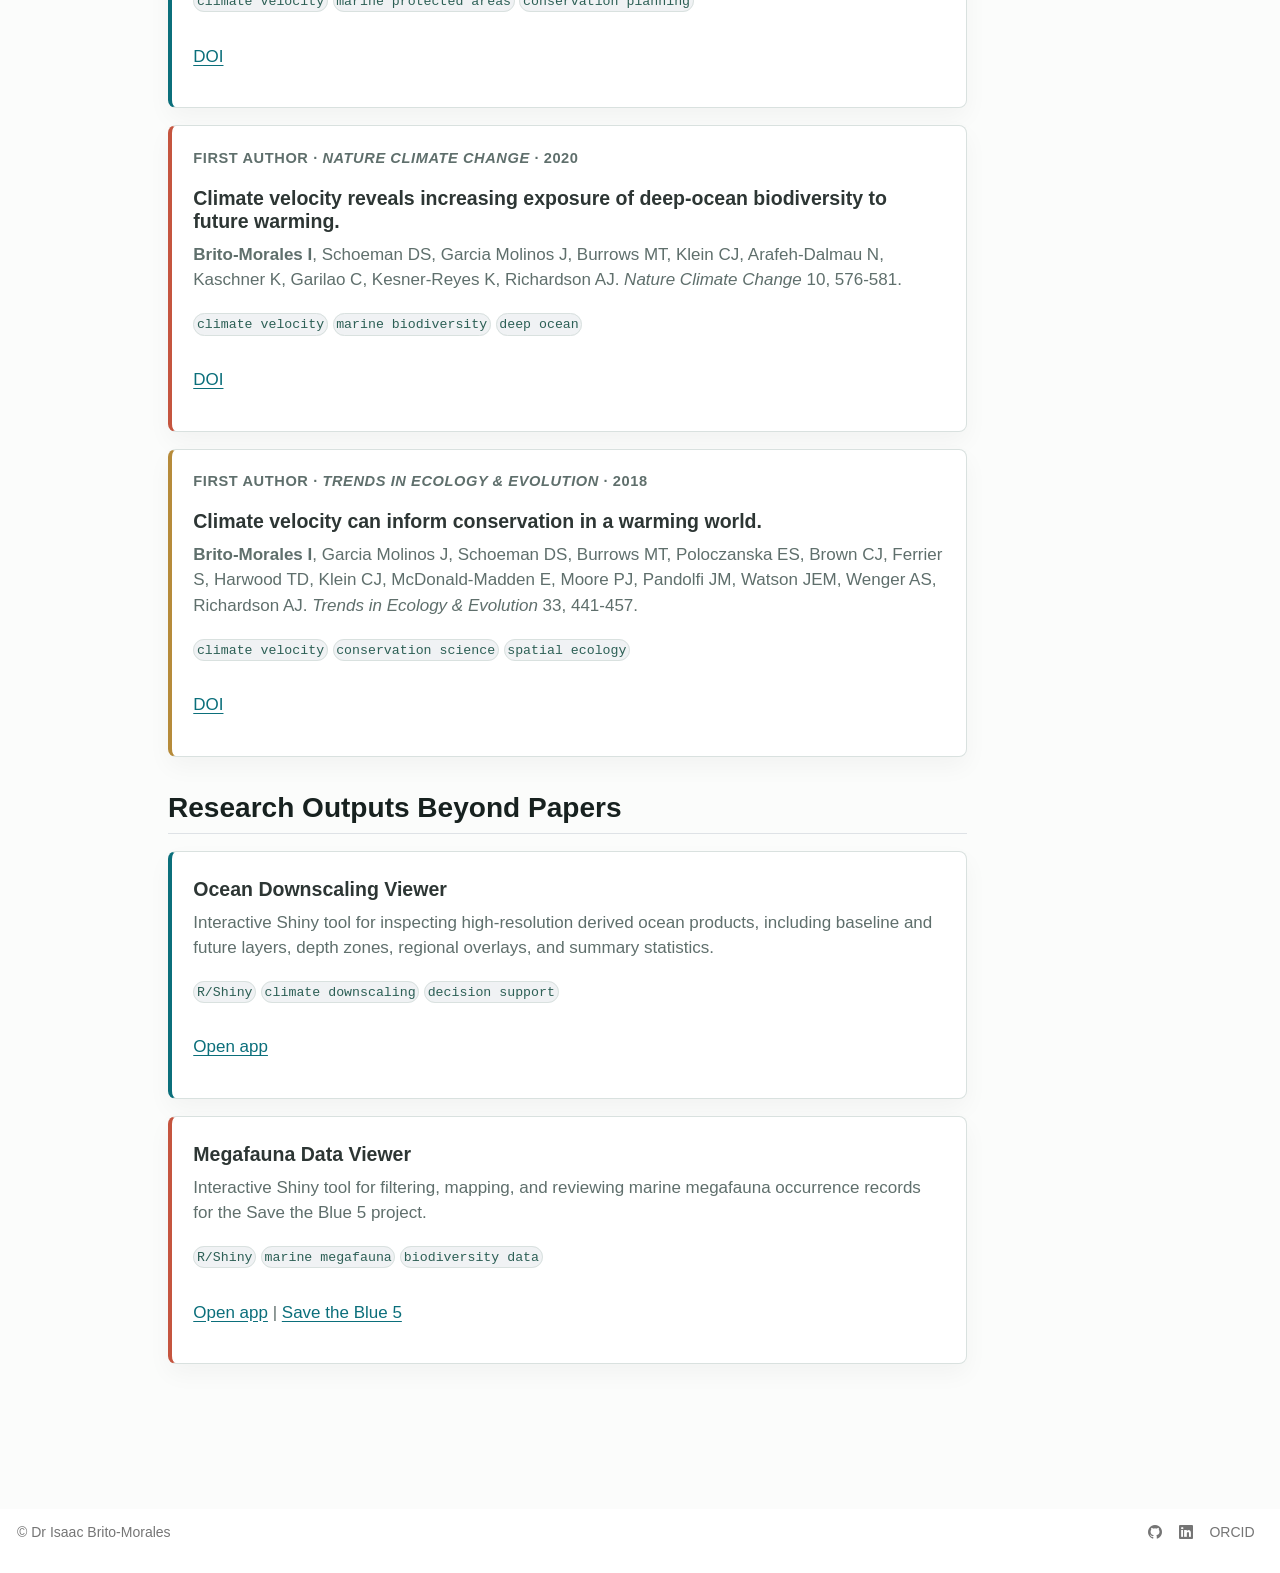
<file: docs/publications.html>
<!DOCTYPE html>
<html xmlns="http://www.w3.org/1999/xhtml" lang="en" xml:lang="en"><head>

<meta charset="utf-8">
<meta name="generator" content="quarto-1.9.38">

<meta name="viewport" content="width=device-width, initial-scale=1.0, user-scalable=yes">


<title>Publications – Dr Isaac Brito-Morales</title>
<style>
/* Default styles provided by pandoc.
** See https://pandoc.org/MANUAL.html#variables-for-html for config info.
*/
code{white-space: pre-wrap;}
span.smallcaps{font-variant: small-caps;}
div.columns{display: flex; gap: min(4vw, 1.5em);}
div.column{flex: auto; overflow-x: auto;}
div.hanging-indent{margin-left: 1.5em; text-indent: -1.5em;}
ul.task-list{list-style: none;}
ul.task-list li input[type="checkbox"] {
  width: 0.8em;
  margin: 0 0.8em 0.2em -1em; /* quarto-specific, see https://github.com/quarto-dev/quarto-cli/issues/4556 */ 
  vertical-align: middle;
}
</style>


<script src="site_libs/quarto-nav/quarto-nav.js"></script>
<script src="site_libs/clipboard/clipboard.min.js"></script>
<script src="site_libs/quarto-search/autocomplete.umd.js"></script>
<script src="site_libs/quarto-search/fuse.min.js"></script>
<script src="site_libs/quarto-search/quarto-search.js"></script>
<meta name="quarto:offset" content="./">
<link href="./content/images/isaac-brito-morales_v02.jpg" rel="icon" type="image/jpeg">
<script src="site_libs/quarto-html/quarto.js" type="module"></script>
<script src="site_libs/quarto-html/tabsets/tabsets.js" type="module"></script>
<script src="site_libs/quarto-html/popper.min.js"></script>
<script src="site_libs/quarto-html/tippy.umd.min.js"></script>
<script src="site_libs/quarto-html/anchor.min.js"></script>
<link href="site_libs/quarto-html/tippy.css" rel="stylesheet">
<link href="site_libs/quarto-html/quarto-syntax-highlighting-15634bcf2e68342d4ad2dfa704d543f6.css" rel="stylesheet" id="quarto-text-highlighting-styles">
<script src="site_libs/bootstrap/bootstrap.min.js"></script>
<link href="site_libs/bootstrap/bootstrap-icons.css" rel="stylesheet">
<link href="site_libs/bootstrap/bootstrap-52df45092cf3716b6a27760380022c2d.min.css" rel="stylesheet" append-hash="true" id="quarto-bootstrap" data-mode="light">
<script id="quarto-search-options" type="application/json">{
  "location": "navbar",
  "copy-button": false,
  "collapse-after": 3,
  "panel-placement": "end",
  "type": "overlay",
  "limit": 50,
  "keyboard-shortcut": [
    "f",
    "/",
    "s"
  ],
  "language": {
    "search-no-results-text": "No results",
    "search-matching-documents-text": "matching documents",
    "search-copy-link-title": "Copy link to search",
    "search-hide-matches-text": "Hide additional matches",
    "search-more-match-text": "more match in this document",
    "search-more-matches-text": "more matches in this document",
    "search-clear-button-title": "Clear",
    "search-text-placeholder": "",
    "search-detached-cancel-button-title": "Cancel",
    "search-submit-button-title": "Submit",
    "search-label": "Search"
  }
}</script>
<style>html{ scroll-behavior: smooth; }</style>


<meta property="og:title" content="Publications – Dr Isaac Brito-Morales">
<meta property="og:description" content="Marine ecologist and conservation scientist working on climate change, biodiversity, and reproducible environmental data science.">
<meta property="og:site_name" content="Dr Isaac Brito-Morales">
<meta name="twitter:title" content="Publications – Dr Isaac Brito-Morales">
<meta name="twitter:description" content="Marine ecologist and conservation scientist working on climate change, biodiversity, and reproducible environmental data science.">
<meta name="twitter:card" content="summary_large_image">
</head>

<body class="nav-fixed quarto-light">

<div id="quarto-search-results"></div>
  <header id="quarto-header" class="headroom fixed-top">
    <nav class="navbar navbar-expand-lg " data-bs-theme="dark">
      <div class="navbar-container container-fluid">
      <div class="navbar-brand-container mx-auto">
    <a class="navbar-brand" href="./index.html">
    <span class="navbar-title">Dr Isaac Brito-Morales</span>
    </a>
  </div>
            <div id="quarto-search" class="" title="Search"></div>
          <button class="navbar-toggler" type="button" data-bs-toggle="collapse" data-bs-target="#navbarCollapse" aria-controls="navbarCollapse" role="menu" aria-expanded="false" aria-label="Toggle navigation" onclick="if (window.quartoToggleHeadroom) { window.quartoToggleHeadroom(); }">
  <span class="navbar-toggler-icon"></span>
</button>
          <div class="collapse navbar-collapse" id="navbarCollapse">
            <ul class="navbar-nav navbar-nav-scroll me-auto">
  <li class="nav-item">
    <a class="nav-link" href="./index.html"> 
<span class="menu-text">Home</span></a>
  </li>  
  <li class="nav-item">
    <a class="nav-link active" href="./publications.html" aria-current="page"> 
<span class="menu-text">Publications</span></a>
  </li>  
  <li class="nav-item">
    <a class="nav-link" href="./projects.html"> 
<span class="menu-text">Projects</span></a>
  </li>  
  <li class="nav-item">
    <a class="nav-link" href="./posts.html"> 
<span class="menu-text">Blog</span></a>
  </li>  
  <li class="nav-item">
    <a class="nav-link" href="./cv.html"> 
<span class="menu-text">CV</span></a>
  </li>  
  <li class="nav-item">
    <a class="nav-link" href="./contact.html"> 
<span class="menu-text">Contact</span></a>
  </li>  
</ul>
            <ul class="navbar-nav navbar-nav-scroll ms-auto">
  <li class="nav-item compact">
    <a class="nav-link" href="https://github.com/IsaakBM"> <i class="bi bi-github" role="img" aria-label="GitHub">
</i> 
<span class="menu-text"></span></a>
  </li>  
  <li class="nav-item compact">
    <a class="nav-link" href="https://www.linkedin.com/in/isaakbm/"> <i class="bi bi-linkedin" role="img" aria-label="LinkedIn">
</i> 
<span class="menu-text"></span></a>
  </li>  
  <li class="nav-item">
    <a class="nav-link" href="https://orcid.org/0000-0003-0073-2431"> 
<span class="menu-text">ORCID</span></a>
  </li>  
  <li class="nav-item">
    <a class="nav-link" href="https://scholar.google.com.au/citations?hl=en&amp;view_op=list_works&amp;gmla=AJsN-F5xl24DTIsGvaLU0eC3m1MDcho9MYiREe36Fg2N9Gi43a7GrLAl9R9cx9tlP3Ojy3Pbw3vQR5GjWGaxFt8PX-UPtBPkYpyCpTKp2huz5V-G2VpbMQ0&amp;user=o0-V01oAAAAJ#d=gsc_md_cod&amp;t=1777789187183&amp;u=%2Fcitations%3Fview_op%3Dlist_colleagues%26hl%3Den%26json%3D%26user%3Do0-V01oAAAAJ%23t%3Dgsc_cod_lc"> 
<span class="menu-text">Scholar</span></a>
  </li>  
  <li class="nav-item">
    <a class="nav-link" href="./content/pdf/isaac_brito_morales_academic_cv.pdf"> 
<span class="menu-text">CV</span></a>
  </li>  
</ul>
          </div> <!-- /navcollapse -->
            <div class="quarto-navbar-tools">
</div>
      </div> <!-- /container-fluid -->
    </nav>
</header>
<!-- content -->
<div id="quarto-content" class="quarto-container page-columns page-rows-contents page-layout-article page-navbar">
<!-- sidebar -->
<!-- margin-sidebar -->
    <div id="quarto-margin-sidebar" class="sidebar margin-sidebar">
        <nav id="TOC" role="doc-toc" class="toc-active">
    <h2 id="toc-title">On this page</h2>
   
  <ul>
  <li><a href="#selected-flagship-papers" id="toc-selected-flagship-papers" class="nav-link active" data-scroll-target="#selected-flagship-papers">Selected / Flagship Papers</a></li>
  <li><a href="#accepted-in-press" id="toc-accepted-in-press" class="nav-link" data-scroll-target="#accepted-in-press">Accepted / In Press</a></li>
  <li><a href="#in-review" id="toc-in-review" class="nav-link" data-scroll-target="#in-review">In Review</a></li>
  <li><a href="#published-papers" id="toc-published-papers" class="nav-link" data-scroll-target="#published-papers">Published Papers</a></li>
  <li><a href="#research-outputs-beyond-papers" id="toc-research-outputs-beyond-papers" class="nav-link" data-scroll-target="#research-outputs-beyond-papers">Research Outputs Beyond Papers</a></li>
  </ul>
</nav>
    </div>
<!-- main -->
<main class="content" id="quarto-document-content">

<header id="title-block-header" class="quarto-title-block default">
<div class="quarto-title">
<h1 class="title">Publications</h1>
</div>



<div class="quarto-title-meta">

    
  
    
  </div>
  


</header>


<p>Selected publications are organized for quick scanning by search committees, collaborators, and conservation-science partners. Tags highlight major research themes; DOI links are included where available.</p>
<section id="selected-flagship-papers" class="level2">
<h2 class="anchored" data-anchor-id="selected-flagship-papers">Selected / Flagship Papers</h2>
<div class="publication-list">
<div class="publication">
<div class="pub-meta">
<p><strong>First author</strong> · <em>Nature Climate Change</em> · 2022</p>
</div>
<section id="towards-climate-smart-three-dimensional-protected-areas-for-biodiversity-conservation-in-the-high-seas." class="level3">
<h3 class="anchored" data-anchor-id="towards-climate-smart-three-dimensional-protected-areas-for-biodiversity-conservation-in-the-high-seas.">Towards climate-smart, three-dimensional protected areas for biodiversity conservation in the high seas.</h3>
<p><strong>Brito-Morales I</strong>, Schoeman DS, Everett J, Klein CJ, Dunn D, Garcia Molinos J, Burrows MT, Buenafe KCV, Dominguez RM, Possingham HP, Richardson AJ. <em>Nature Climate Change</em> 12, 402-407.</p>
<div class="tag-row">
<p><code>climate adaptation</code> <code>conservation planning</code> <code>high seas</code> <code>spatial ecology</code></p>
</div>
<p><strong>Significance:</strong> Advances climate-smart, depth-aware protected-area design for biodiversity conservation in the high seas.</p>
<p><a href="https://doi.org/10.1038/s41558-022-01323-7">DOI</a></p>
</section>
</div>
<div class="publication">
<div class="pub-meta">
<p><strong>First author</strong> · <em>Nature Climate Change</em> · 2020</p>
</div>
<section id="climate-velocity-reveals-increasing-exposure-of-deep-ocean-biodiversity-to-future-warming." class="level3">
<h3 class="anchored" data-anchor-id="climate-velocity-reveals-increasing-exposure-of-deep-ocean-biodiversity-to-future-warming.">Climate velocity reveals increasing exposure of deep-ocean biodiversity to future warming.</h3>
<p><strong>Brito-Morales I</strong>, Schoeman DS, Garcia Molinos J, Burrows MT, Klein CJ, Arafeh-Dalmau N, Kaschner K, Garilao C, Kesner-Reyes K, Richardson AJ. <em>Nature Climate Change</em> 10, 576-581.</p>
<div class="tag-row">
<p><code>climate velocity</code> <code>marine biodiversity</code> <code>deep ocean</code> <code>global change ecology</code></p>
</div>
<p><strong>Significance:</strong> Shows that deep-ocean biodiversity faces increasing exposure to future warming, broadening climate-risk assessment beyond surface ecosystems.</p>
<p><a href="https://doi.org/10.1038/s41558-020-0773-5">DOI</a></p>
</section>
</div>
<div class="publication">
<div class="pub-meta">
<p><strong>First author</strong> · <em>Trends in Ecology &amp; Evolution</em> · 2018</p>
</div>
<section id="climate-velocity-can-inform-conservation-in-a-warming-world." class="level3">
<h3 class="anchored" data-anchor-id="climate-velocity-can-inform-conservation-in-a-warming-world.">Climate velocity can inform conservation in a warming world.</h3>
<p><strong>Brito-Morales I</strong>, Garcia Molinos J, Schoeman DS, Burrows MT, Poloczanska ES, Brown CJ, Ferrier S, Harwood TD, Klein CJ, McDonald-Madden E, Moore PJ, Pandolfi JM, Watson JEM, Wenger AS, Richardson AJ. <em>Trends in Ecology &amp; Evolution</em> 33, 441-457.</p>
<div class="tag-row">
<p><code>climate velocity</code> <code>conservation science</code> <code>climate adaptation</code> <code>spatial ecology</code></p>
</div>
<p><strong>Significance:</strong> Synthesizes how climate velocity can guide conservation decisions as species and environmental conditions move under climate change.</p>
<p><a href="https://doi.org/10.1016/j.tree.2018.03.009">DOI</a></p>
</section>
</div>
<div class="publication">
<div class="pub-meta">
<p><strong>Co-author</strong> · conceptual/methods contributor · <em>Trends in Ecology &amp; Evolution</em> · 2023</p>
</div>
<section id="demystifying-global-climate-models-for-use-in-the-life-sciences." class="level3">
<h3 class="anchored" data-anchor-id="demystifying-global-climate-models-for-use-in-the-life-sciences.">Demystifying global climate models for use in the life sciences.</h3>
<p>Schoeman DS, Sen Gupta A, Harrison CS, Everett J, <strong>Brito-Morales I</strong>, Hannah L, Bopp L, Roehrdanz P, Richardson AJ. <em>Trends in Ecology &amp; Evolution</em>.</p>
<div class="tag-row">
<p><code>climate models</code> <code>biodiversity data science</code> <code>reproducible workflows</code></p>
</div>
<p><strong>Significance:</strong> Helps ecologists and conservation scientists use global climate-model products more defensibly in biodiversity research.</p>
<p><a href="https://doi.org/10.1016/j.tree.2023.04.005">DOI</a></p>
</section>
</div>
<div class="publication">
<div class="pub-meta">
<p><strong>Co-author</strong> · climate-velocity and reproducible figures lead · <em>Trends in Ecology &amp; Evolution</em> · 2026</p>
</div>
<section id="identifying-marine-climate-refugia-to-advance-climate-smart-conservation." class="level3">
<h3 class="anchored" data-anchor-id="identifying-marine-climate-refugia-to-advance-climate-smart-conservation.">Identifying marine climate refugia to advance climate-smart conservation.</h3>
<p>Sanz-Martin M, Olguin-Jacobson C, Bolin JA, Quiles-Pons C, <strong>Brito-Morales I</strong>, Garcia Molinos J, Hidalgo M, Alabia ID, Gissi E, Provost MM, Micheli F, Arafeh-Dalmau N. <em>Trends in Ecology &amp; Evolution</em>. In press.</p>
<div class="tag-row">
<p><code>marine refugia</code> <code>climate-smart conservation</code> <code>protected areas</code></p>
</div>
<p><strong>Significance:</strong> Reviews how marine climate refugia can strengthen climate-smart conservation and protected-area planning.</p>
<p><a href="https://doi.org/10.1016/j.tree.2026.04.007">DOI</a> | <a href="https://github.com/IsaakBM/tree_climate_refugia">Code</a></p>
</section>
</div>
</div>
</section>
<section id="accepted-in-press" class="level2">
<h2 class="anchored" data-anchor-id="accepted-in-press">Accepted / In Press</h2>
<div class="publication-list">
<div class="publication">
<div class="pub-meta">
<p><strong>Co-author</strong> · climate-velocity and reproducible figures lead · <em>Trends in Ecology &amp; Evolution</em> · 2026</p>
</div>
<section id="identifying-marine-climate-refugia-to-advance-climate-smart-conservation.-1" class="level3">
<h3 class="anchored" data-anchor-id="identifying-marine-climate-refugia-to-advance-climate-smart-conservation.-1">Identifying marine climate refugia to advance climate-smart conservation.</h3>
<p>Marina Sanz-Martin, Carolina Olguin-Jacobson, Jessica A. Bolin, Carla Quiles-Pons, <strong>Isaac Brito-Morales</strong>, Jorge Garcia Molinos, Manuel Hidalgo, Irene D. Alabia, Elena Gissi, Mikaela M. Provost, Fiorenza Micheli, Nur Arafeh-Dalmau. 2026. <em>Trends in Ecology &amp; Evolution</em>. In press.</p>
<div class="tag-row">
<p><code>marine refugia</code> <code>climate adaptation</code> <code>conservation planning</code></p>
</div>
<p><a href="https://doi.org/10.1016/j.tree.2026.04.007">DOI</a> | <a href="https://github.com/IsaakBM/tree_climate_refugia">Code</a></p>
</section>
</div>
</div>
</section>
<section id="in-review" class="level2">
<h2 class="anchored" data-anchor-id="in-review">In Review</h2>
<p>Manuscripts are available upon request unless a preprint is linked.</p>
<div class="publication-list">
<div class="publication">
<div class="pub-meta">
<p><strong>First author</strong></p>
</div>
<section id="evolving-area-based-conservation-for-a-dynamic-ocean." class="level3">
<h3 class="anchored" data-anchor-id="evolving-area-based-conservation-for-a-dynamic-ocean.">Evolving area-based conservation for a dynamic ocean.</h3>
<p><strong>Isaac Brito-Morales</strong>, Yulia Egorova, Lee Hannah, Guillermo Ortuño Crespo, Nur Arafeh-Dalmau. In review.</p>
<div class="tag-row">
<p><code>dynamic ocean</code> <code>area-based conservation</code> <code>climate adaptation</code></p>
</div>
</section>
</div>
<div class="publication">
<div class="pub-meta">
<p><strong>Co-author</strong> · writing and workflow support</p>
</div>
<section id="multifaceted-thermal-exposure-reveals-climate-refugia-shortfalls-in-the-mediterranean-marine-protected-areas." class="level3">
<h3 class="anchored" data-anchor-id="multifaceted-thermal-exposure-reveals-climate-refugia-shortfalls-in-the-mediterranean-marine-protected-areas.">Multifaceted thermal exposure reveals climate refugia shortfalls in the Mediterranean marine protected areas.</h3>
<p>Ian Omedes Bassat, Manuel Hidalgo, Carla Quiles-Pons, Jorge Garcia Molinos, <strong>Isaac Brito-Morales</strong>, Nur Arafeh-Dalmau, Javier Soto-Navarro, Marina Sanz-Martin. In review.</p>
<div class="tag-row">
<p><code>climate refugia</code> <code>thermal exposure</code> <code>marine protected areas</code></p>
</div>
</section>
</div>
<div class="publication">
<div class="pub-meta">
<p><strong>Senior author</strong> · analysis, figures, and code lead</p>
</div>
<section id="ocean-fronts-concentrate-fishing-pressure-on-threatened-megafauna." class="level3">
<h3 class="anchored" data-anchor-id="ocean-fronts-concentrate-fishing-pressure-on-threatened-megafauna.">Ocean fronts concentrate fishing pressure on threatened megafauna.</h3>
<p>Lee Hannah, Sarayu Ramnath, Kylie L. Scales, Vincent Rossi, Ana Sequeira, Tammy E. Davies, Elliott Hazen, Daniel Dunn, Peter I. Miller, Sophie Laran, Valeria Falabella, Lenaya-Aiden Gonzales, <strong>Isaac Brito-Morales</strong>. In review. Prepared for submission to <em>Proceedings of the National Academy of Sciences (PNAS)</em>.</p>
<div class="tag-row">
<p><code>ocean fronts</code> <code>marine megafauna</code> <code>fishing pressure</code> <code>conservation policy</code></p>
</div>
<p><a href="https://github.com/IsaakBM/fronts-threatened-megafauna">Code</a></p>
</section>
</div>
<div class="publication">
<div class="pub-meta">
<p><strong>First author</strong> · Preprint available</p>
</div>
<section id="megafauna-show-pervasive-yet-distinct-affinity-to-ocean-fronts-the-urgent-need-for-adaptive-conservation-in-a-warming-world." class="level3">
<h3 class="anchored" data-anchor-id="megafauna-show-pervasive-yet-distinct-affinity-to-ocean-fronts-the-urgent-need-for-adaptive-conservation-in-a-warming-world.">Megafauna show pervasive yet distinct affinity to ocean fronts: the urgent need for adaptive conservation in a warming world.</h3>
<p><strong>Isaac Brito-Morales</strong>, Boris Dewitte, Floriane Sudre, Christoph A. Rohner, Elliott L. Hazen, Kylie L. Scales, Matthieu Le Corre, Audrey Jaeger, Sophie Laran, Olivier Bousquet, Ana M. M. Sequeira, Tammy E. Davies, Daniel C. Dunn, Ronel Nel, Lee Hannah, Vincent Rossi. <em>Commun. Biol.</em> In review.</p>
<div class="tag-row">
<p><code>ocean fronts</code> <code>marine biodiversity</code> <code>SDM</code> <code>adaptive conservation</code></p>
</div>
<p><a href="https://doi.org/10.1101/2025.06.17.660201">Preprint DOI</a></p>
</section>
</div>
</div>
</section>
<section id="published-papers" class="level2">
<h2 class="anchored" data-anchor-id="published-papers">Published Papers</h2>
<div class="publication-list">
<div class="publication">
<div class="pub-meta">
<p><strong>Co-author</strong> · climate-velocity section lead · <em>Nature Reviews Biodiversity</em> · 2025</p>
</div>
<section id="current-approaches-and-future-opportunities-for-climate-smart-protected-areas." class="level3">
<h3 class="anchored" data-anchor-id="current-approaches-and-future-opportunities-for-climate-smart-protected-areas.">Current approaches and future opportunities for climate-smart protected areas.</h3>
<p>Buenafe KCV, Dunn DC, Metaxas A, Schoeman DS, Everett JD, Pidd A, Hanson JO, Bentley LK, Kim SW, Neubert S, Scales KL, Dabala A, <strong>Brito-Morales I</strong>, Richardson AJ. <em>Nature Reviews Biodiversity</em>.</p>
<div class="tag-row">
<p><code>climate-smart conservation</code> <code>protected areas</code> <code>climate adaptation</code></p>
</div>
<p><a href="https://doi.org/10.1038/s44358-025-00041-0">DOI</a></p>
</section>
</div>
<div class="publication">
<div class="pub-meta">
<p><strong>Analysis and writing lead</strong> · <em>Nature</em> · 2024</p>
</div>
<section id="to-save-the-high-seas-plan-for-climate-change." class="level3">
<h3 class="anchored" data-anchor-id="to-save-the-high-seas-plan-for-climate-change.">To save the high seas, plan for climate change.</h3>
<p>Hannah L, Irvine A, <strong>Brito-Morales I</strong>, Fuller S, Davies T, Tittensor D, Reville G, Shackell N, Hennicke J, Stanley R. <em>Nature</em>.</p>
<div class="tag-row">
<p><code>high seas</code> <code>climate policy</code> <code>marine spatial planning</code></p>
</div>
<p><a href="https://doi.org/10.1038/d41586-024-01720-2">DOI</a></p>
</section>
</div>
<div class="publication">
<div class="pub-meta">
<p><strong>Co-author</strong> · <em>Ecological Indicators</em> · 2024</p>
</div>
<section id="climate-velocity-drives-unexpected-southward-patterns-of-species-shifts-in-the-western-mediterranean-sea." class="level3">
<h3 class="anchored" data-anchor-id="climate-velocity-drives-unexpected-southward-patterns-of-species-shifts-in-the-western-mediterranean-sea.">Climate velocity drives unexpected southward patterns of species shifts in the Western Mediterranean Sea.</h3>
<p>Sanz-Martin M, Hidalgo M, Puerta P, Garcia Molinos J, Zamanillo M, <strong>Brito-Morales I</strong>, Gonzalez-Irusta JM, Esteban A, Punzon A, Garcia-Rodriguez E, Vivas M, Lopez-Lopez L. <em>Ecological Indicators</em>.</p>
<div class="tag-row">
<p><code>climate velocity</code> <code>species shifts</code> <code>marine biodiversity</code></p>
</div>
<p><a href="https://doi.org/10.1016/j.ecolind.2024.111741">DOI</a></p>
</section>
</div>
<div class="publication">
<div class="pub-meta">
<p><strong>Co-author</strong> · conceptual/methods contributor · <em>Trends in Ecology &amp; Evolution</em> · 2023</p>
</div>
<section id="demystifying-global-climate-models-for-use-in-the-life-sciences.-1" class="level3">
<h3 class="anchored" data-anchor-id="demystifying-global-climate-models-for-use-in-the-life-sciences.-1">Demystifying global climate models for use in the life sciences.</h3>
<p>Schoeman DS, Sen Gupta A, Harrison CS, Everett J, <strong>Brito-Morales I</strong>, Hannah L, Bopp L, Roehrdanz P, Richardson AJ. <em>Trends in Ecology &amp; Evolution</em>.</p>
<div class="tag-row">
<p><code>climate models</code> <code>life sciences</code> <code>biodiversity data science</code></p>
</div>
<p><a href="https://doi.org/10.1016/j.tree.2023.04.005">DOI</a></p>
</section>
</div>
<div class="publication">
<div class="pub-meta">
<p><strong>Co-author</strong> · manuscript writing contributor · <em>Ecological Applications</em> · 2023</p>
</div>
<section id="a-metric-based-framework-for-climate-smart-conservation-planning." class="level3">
<h3 class="anchored" data-anchor-id="a-metric-based-framework-for-climate-smart-conservation-planning.">A metric-based framework for climate-smart conservation planning.</h3>
<p>Buenafe KCV, Dunn D, Everett J, <strong>Brito-Morales I</strong>, Schoeman DS, Hanson JO, Dabala A, Neubert S, Cannicci S, Kaschner K, Richardson AJ. <em>Ecological Applications</em>.</p>
<div class="tag-row">
<p><code>conservation planning</code> <code>climate adaptation</code> <code>metrics</code></p>
</div>
<p><a href="https://doi.org/10.1002/eap.2852">DOI</a></p>
</section>
</div>
<div class="publication">
<div class="pub-meta">
<p><strong>First author</strong> · <em>Nature Climate Change</em> · 2022</p>
</div>
<section id="towards-climate-smart-three-dimensional-protected-areas-for-biodiversity-conservation-in-the-high-seas.-1" class="level3">
<h3 class="anchored" data-anchor-id="towards-climate-smart-three-dimensional-protected-areas-for-biodiversity-conservation-in-the-high-seas.-1">Towards climate-smart, three-dimensional protected areas for biodiversity conservation in the high seas.</h3>
<p><strong>Brito-Morales I</strong>, Schoeman DS, Everett J, Klein CJ, Dunn D, Garcia Molinos J, Burrows MT, Buenafe KCV, Dominguez RM, Possingham HP, Richardson AJ. <em>Nature Climate Change</em> 12, 402-407.</p>
<div class="tag-row">
<p><code>conservation planning</code> <code>high seas</code> <code>climate adaptation</code></p>
</div>
<p><a href="https://doi.org/10.1038/s41558-022-01323-7">DOI</a></p>
</section>
</div>
<div class="publication">
<div class="pub-meta">
<p><strong>Equal lead author</strong> · climate-velocity methods · <em>Methods in Ecology and Evolution</em> · 2021</p>
</div>
<section id="incorporating-climate-velocity-into-the-design-of-climate-smart-networks-of-marine-protected-areas." class="level3">
<h3 class="anchored" data-anchor-id="incorporating-climate-velocity-into-the-design-of-climate-smart-networks-of-marine-protected-areas.">Incorporating climate velocity into the design of climate-smart networks of marine protected areas.</h3>
<p>Arafeh-Dalmau N, <strong>Brito-Morales I</strong>, Schoeman DS, Possingham HP, Klein CJ, Richardson AJ. <em>Methods in Ecology and Evolution</em>.</p>
<div class="tag-row">
<p><code>climate velocity</code> <code>marine protected areas</code> <code>conservation planning</code></p>
</div>
<p><a href="https://doi.org/10.1111/2041-210X.13675">DOI</a></p>
</section>
</div>
<div class="publication">
<div class="pub-meta">
<p><strong>First author</strong> · <em>Nature Climate Change</em> · 2020</p>
</div>
<section id="climate-velocity-reveals-increasing-exposure-of-deep-ocean-biodiversity-to-future-warming.-1" class="level3">
<h3 class="anchored" data-anchor-id="climate-velocity-reveals-increasing-exposure-of-deep-ocean-biodiversity-to-future-warming.-1">Climate velocity reveals increasing exposure of deep-ocean biodiversity to future warming.</h3>
<p><strong>Brito-Morales I</strong>, Schoeman DS, Garcia Molinos J, Burrows MT, Klein CJ, Arafeh-Dalmau N, Kaschner K, Garilao C, Kesner-Reyes K, Richardson AJ. <em>Nature Climate Change</em> 10, 576-581.</p>
<div class="tag-row">
<p><code>climate velocity</code> <code>marine biodiversity</code> <code>deep ocean</code></p>
</div>
<p><a href="https://doi.org/10.1038/s41558-020-0773-5">DOI</a></p>
</section>
</div>
<div class="publication">
<div class="pub-meta">
<p><strong>First author</strong> · <em>Trends in Ecology &amp; Evolution</em> · 2018</p>
</div>
<section id="climate-velocity-can-inform-conservation-in-a-warming-world.-1" class="level3">
<h3 class="anchored" data-anchor-id="climate-velocity-can-inform-conservation-in-a-warming-world.-1">Climate velocity can inform conservation in a warming world.</h3>
<p><strong>Brito-Morales I</strong>, Garcia Molinos J, Schoeman DS, Burrows MT, Poloczanska ES, Brown CJ, Ferrier S, Harwood TD, Klein CJ, McDonald-Madden E, Moore PJ, Pandolfi JM, Watson JEM, Wenger AS, Richardson AJ. <em>Trends in Ecology &amp; Evolution</em> 33, 441-457.</p>
<div class="tag-row">
<p><code>climate velocity</code> <code>conservation science</code> <code>spatial ecology</code></p>
</div>
<p><a href="https://doi.org/10.1016/j.tree.2018.03.009">DOI</a></p>
</section>
</div>
</div>
</section>
<section id="research-outputs-beyond-papers" class="level2">
<h2 class="anchored" data-anchor-id="research-outputs-beyond-papers">Research Outputs Beyond Papers</h2>
<div class="publication-list">
<section id="ocean-downscaling-viewer" class="level3 publication">
<h3 class="anchored" data-anchor-id="ocean-downscaling-viewer">Ocean Downscaling Viewer</h3>
<p>Interactive Shiny tool for inspecting high-resolution derived ocean products, including baseline and future layers, depth zones, regional overlays, and summary statistics.</p>
<div class="tag-row">
<p><code>R/Shiny</code> <code>climate downscaling</code> <code>decision support</code></p>
</div>
<p><a href="https://isaakbm-ocean-downscaling-viewer.share.connect.posit.cloud/">Open app</a></p>
</section>
<section id="megafauna-data-viewer" class="level3 publication">
<h3 class="anchored" data-anchor-id="megafauna-data-viewer">Megafauna Data Viewer</h3>
<p>Interactive Shiny tool for filtering, mapping, and reviewing marine megafauna occurrence records for the Save the Blue 5 project.</p>
<div class="tag-row">
<p><code>R/Shiny</code> <code>marine megafauna</code> <code>biodiversity data</code></p>
</div>
<p><a href="https://isaakbm-megafauna-data-viewer.share.connect.posit.cloud/">Open app</a> | <a href="https://savethebluefive.net/">Save the Blue 5</a></p>
</section>
</div>


</section>

</main> <!-- /main -->
<script id="quarto-html-after-body" type="application/javascript">
  window.document.addEventListener("DOMContentLoaded", function (event) {
    const icon = "";
    const anchorJS = new window.AnchorJS();
    anchorJS.options = {
      placement: 'right',
      icon: icon
    };
    anchorJS.add('.anchored');
    const isCodeAnnotation = (el) => {
      for (const clz of el.classList) {
        if (clz.startsWith('code-annotation-')) {                     
          return true;
        }
      }
      return false;
    }
    const onCopySuccess = function(e) {
      // button target
      const button = e.trigger;
      // don't keep focus
      button.blur();
      // flash "checked"
      button.classList.add('code-copy-button-checked');
      var currentTitle = button.getAttribute("title");
      button.setAttribute("title", "Copied!");
      let tooltip;
      if (window.bootstrap) {
        button.setAttribute("data-bs-toggle", "tooltip");
        button.setAttribute("data-bs-placement", "left");
        button.setAttribute("data-bs-title", "Copied!");
        tooltip = new bootstrap.Tooltip(button, 
          { trigger: "manual", 
            customClass: "code-copy-button-tooltip",
            offset: [0, -8]});
        tooltip.show();    
      }
      setTimeout(function() {
        if (tooltip) {
          tooltip.hide();
          button.removeAttribute("data-bs-title");
          button.removeAttribute("data-bs-toggle");
          button.removeAttribute("data-bs-placement");
        }
        button.setAttribute("title", currentTitle);
        button.classList.remove('code-copy-button-checked');
      }, 1000);
      // clear code selection
      e.clearSelection();
    }
    const getTextToCopy = function(trigger) {
      const outerScaffold = trigger.parentElement.cloneNode(true);
      const codeEl = outerScaffold.querySelector('code');
      for (const childEl of codeEl.children) {
        if (isCodeAnnotation(childEl)) {
          childEl.remove();
        }
      }
      return codeEl.innerText;
    }
    const clipboard = new window.ClipboardJS('.code-copy-button:not([data-in-quarto-modal])', {
      text: getTextToCopy
    });
    clipboard.on('success', onCopySuccess);
    if (window.document.getElementById('quarto-embedded-source-code-modal')) {
      const clipboardModal = new window.ClipboardJS('.code-copy-button[data-in-quarto-modal]', {
        text: getTextToCopy,
        container: window.document.getElementById('quarto-embedded-source-code-modal')
      });
      clipboardModal.on('success', onCopySuccess);
    }
      var localhostRegex = new RegExp(/^(?:http|https):\/\/localhost\:?[0-9]*\//);
      var mailtoRegex = new RegExp(/^mailto:/);
        var filterRegex = new RegExp("https:\/\/isaakbm\.github\.io");
      var isInternal = (href) => {
          return filterRegex.test(href) || localhostRegex.test(href) || mailtoRegex.test(href);
      }
      // Inspect non-navigation links and adorn them if external
     var links = window.document.querySelectorAll('a[href]:not(.nav-link):not(.navbar-brand):not(.toc-action):not(.sidebar-link):not(.sidebar-item-toggle):not(.pagination-link):not(.no-external):not([aria-hidden]):not(.dropdown-item):not(.quarto-navigation-tool):not(.about-link)');
      for (var i=0; i<links.length; i++) {
        const link = links[i];
        if (!isInternal(link.href)) {
          // undo the damage that might have been done by quarto-nav.js in the case of
          // links that we want to consider external
          if (link.dataset.originalHref !== undefined) {
            link.href = link.dataset.originalHref;
          }
        }
      }
    function tippyHover(el, contentFn, onTriggerFn, onUntriggerFn) {
      const config = {
        allowHTML: true,
        maxWidth: 500,
        delay: 100,
        arrow: false,
        appendTo: function(el) {
            return el.parentElement;
        },
        interactive: true,
        interactiveBorder: 10,
        theme: 'quarto',
        placement: 'bottom-start',
      };
      if (contentFn) {
        config.content = contentFn;
      }
      if (onTriggerFn) {
        config.onTrigger = onTriggerFn;
      }
      if (onUntriggerFn) {
        config.onUntrigger = onUntriggerFn;
      }
      window.tippy(el, config); 
    }
    const noterefs = window.document.querySelectorAll('a[role="doc-noteref"]');
    for (var i=0; i<noterefs.length; i++) {
      const ref = noterefs[i];
      tippyHover(ref, function() {
        // use id or data attribute instead here
        let href = ref.getAttribute('data-footnote-href') || ref.getAttribute('href');
        try { href = new URL(href).hash; } catch {}
        const id = href.replace(/^#\/?/, "");
        const note = window.document.getElementById(id);
        if (note) {
          return note.innerHTML;
        } else {
          return "";
        }
      });
    }
    const xrefs = window.document.querySelectorAll('a.quarto-xref');
    const processXRef = (id, note) => {
      // Strip column container classes
      const stripColumnClz = (el) => {
        el.classList.remove("page-full", "page-columns");
        if (el.children) {
          for (const child of el.children) {
            stripColumnClz(child);
          }
        }
      }
      stripColumnClz(note)
      if (id === null || id.startsWith('sec-')) {
        // Special case sections, only their first couple elements
        const container = document.createElement("div");
        if (note.children && note.children.length > 2) {
          container.appendChild(note.children[0].cloneNode(true));
          for (let i = 1; i < note.children.length; i++) {
            const child = note.children[i];
            if (child.tagName === "P" && child.innerText === "") {
              continue;
            } else {
              container.appendChild(child.cloneNode(true));
              break;
            }
          }
          if (window.Quarto?.typesetMath) {
            window.Quarto.typesetMath(container);
          }
          return container.innerHTML
        } else {
          if (window.Quarto?.typesetMath) {
            window.Quarto.typesetMath(note);
          }
          return note.innerHTML;
        }
      } else {
        // Remove any anchor links if they are present
        const anchorLink = note.querySelector('a.anchorjs-link');
        if (anchorLink) {
          anchorLink.remove();
        }
        if (window.Quarto?.typesetMath) {
          window.Quarto.typesetMath(note);
        }
        if (note.classList.contains("callout")) {
          return note.outerHTML;
        } else {
          return note.innerHTML;
        }
      }
    }
    for (var i=0; i<xrefs.length; i++) {
      const xref = xrefs[i];
      tippyHover(xref, undefined, function(instance) {
        instance.disable();
        let url = xref.getAttribute('href');
        let hash = undefined; 
        if (url.startsWith('#')) {
          hash = url;
        } else {
          try { hash = new URL(url).hash; } catch {}
        }
        if (hash) {
          const id = hash.replace(/^#\/?/, "");
          const note = window.document.getElementById(id);
          if (note !== null) {
            try {
              const html = processXRef(id, note.cloneNode(true));
              instance.setContent(html);
            } finally {
              instance.enable();
              instance.show();
            }
          } else {
            // See if we can fetch this
            fetch(url.split('#')[0])
            .then(res => res.text())
            .then(html => {
              const parser = new DOMParser();
              const htmlDoc = parser.parseFromString(html, "text/html");
              const note = htmlDoc.getElementById(id);
              if (note !== null) {
                const html = processXRef(id, note);
                instance.setContent(html);
              } 
            }).finally(() => {
              instance.enable();
              instance.show();
            });
          }
        } else {
          // See if we can fetch a full url (with no hash to target)
          // This is a special case and we should probably do some content thinning / targeting
          fetch(url)
          .then(res => res.text())
          .then(html => {
            const parser = new DOMParser();
            const htmlDoc = parser.parseFromString(html, "text/html");
            const note = htmlDoc.querySelector('main.content');
            if (note !== null) {
              // This should only happen for chapter cross references
              // (since there is no id in the URL)
              // remove the first header
              if (note.children.length > 0 && note.children[0].tagName === "HEADER") {
                note.children[0].remove();
              }
              const html = processXRef(null, note);
              instance.setContent(html);
            } 
          }).finally(() => {
            instance.enable();
            instance.show();
          });
        }
      }, function(instance) {
      });
    }
        let selectedAnnoteEl;
        const selectorForAnnotation = ( cell, annotation) => {
          let cellAttr = 'data-code-cell="' + cell + '"';
          let lineAttr = 'data-code-annotation="' +  annotation + '"';
          const selector = 'span[' + cellAttr + '][' + lineAttr + ']';
          return selector;
        }
        const selectCodeLines = (annoteEl) => {
          const doc = window.document;
          const targetCell = annoteEl.getAttribute("data-target-cell");
          const targetAnnotation = annoteEl.getAttribute("data-target-annotation");
          const annoteSpan = window.document.querySelector(selectorForAnnotation(targetCell, targetAnnotation));
          const lines = annoteSpan.getAttribute("data-code-lines").split(",");
          const lineIds = lines.map((line) => {
            return targetCell + "-" + line;
          })
          let top = null;
          let height = null;
          let parent = null;
          if (lineIds.length > 0) {
              //compute the position of the single el (top and bottom and make a div)
              const el = window.document.getElementById(lineIds[0]);
              top = el.offsetTop;
              height = el.offsetHeight;
              parent = el.parentElement.parentElement;
            if (lineIds.length > 1) {
              const lastEl = window.document.getElementById(lineIds[lineIds.length - 1]);
              const bottom = lastEl.offsetTop + lastEl.offsetHeight;
              height = bottom - top;
            }
            if (top !== null && height !== null && parent !== null) {
              // cook up a div (if necessary) and position it 
              let div = window.document.getElementById("code-annotation-line-highlight");
              if (div === null) {
                div = window.document.createElement("div");
                div.setAttribute("id", "code-annotation-line-highlight");
                div.style.position = 'absolute';
                parent.appendChild(div);
              }
              div.style.top = top - 2 + "px";
              div.style.height = height + 4 + "px";
              div.style.left = 0;
              let gutterDiv = window.document.getElementById("code-annotation-line-highlight-gutter");
              if (gutterDiv === null) {
                gutterDiv = window.document.createElement("div");
                gutterDiv.setAttribute("id", "code-annotation-line-highlight-gutter");
                gutterDiv.style.position = 'absolute';
                const codeCell = window.document.getElementById(targetCell);
                const gutter = codeCell.querySelector('.code-annotation-gutter');
                gutter.appendChild(gutterDiv);
              }
              gutterDiv.style.top = top - 2 + "px";
              gutterDiv.style.height = height + 4 + "px";
            }
            selectedAnnoteEl = annoteEl;
          }
        };
        const unselectCodeLines = () => {
          const elementsIds = ["code-annotation-line-highlight", "code-annotation-line-highlight-gutter"];
          elementsIds.forEach((elId) => {
            const div = window.document.getElementById(elId);
            if (div) {
              div.remove();
            }
          });
          selectedAnnoteEl = undefined;
        };
          // Handle positioning of the toggle
      window.addEventListener(
        "resize",
        throttle(() => {
          elRect = undefined;
          if (selectedAnnoteEl) {
            selectCodeLines(selectedAnnoteEl);
          }
        }, 10)
      );
      function throttle(fn, ms) {
      let throttle = false;
      let timer;
        return (...args) => {
          if(!throttle) { // first call gets through
              fn.apply(this, args);
              throttle = true;
          } else { // all the others get throttled
              if(timer) clearTimeout(timer); // cancel #2
              timer = setTimeout(() => {
                fn.apply(this, args);
                timer = throttle = false;
              }, ms);
          }
        };
      }
        // Attach click handler to the DT
        const annoteDls = window.document.querySelectorAll('dt[data-target-cell]');
        for (const annoteDlNode of annoteDls) {
          annoteDlNode.addEventListener('click', (event) => {
            const clickedEl = event.target;
            if (clickedEl !== selectedAnnoteEl) {
              unselectCodeLines();
              const activeEl = window.document.querySelector('dt[data-target-cell].code-annotation-active');
              if (activeEl) {
                activeEl.classList.remove('code-annotation-active');
              }
              selectCodeLines(clickedEl);
              clickedEl.classList.add('code-annotation-active');
            } else {
              // Unselect the line
              unselectCodeLines();
              clickedEl.classList.remove('code-annotation-active');
            }
          });
        }
    const findCites = (el) => {
      const parentEl = el.parentElement;
      if (parentEl) {
        const cites = parentEl.dataset.cites;
        if (cites) {
          return {
            el,
            cites: cites.split(' ')
          };
        } else {
          return findCites(el.parentElement)
        }
      } else {
        return undefined;
      }
    };
    var bibliorefs = window.document.querySelectorAll('a[role="doc-biblioref"]');
    for (var i=0; i<bibliorefs.length; i++) {
      const ref = bibliorefs[i];
      const citeInfo = findCites(ref);
      if (citeInfo) {
        tippyHover(citeInfo.el, function() {
          var popup = window.document.createElement('div');
          citeInfo.cites.forEach(function(cite) {
            var citeDiv = window.document.createElement('div');
            citeDiv.classList.add('hanging-indent');
            citeDiv.classList.add('csl-entry');
            var biblioDiv = window.document.getElementById('ref-' + cite);
            if (biblioDiv) {
              citeDiv.innerHTML = biblioDiv.innerHTML;
            }
            popup.appendChild(citeDiv);
          });
          return popup.innerHTML;
        });
      }
    }
  });
  </script>
</div> <!-- /content -->
<footer class="footer">
  <div class="nav-footer">
    <div class="nav-footer-left">
<p>© Dr Isaac Brito-Morales</p>
</div>   
    <div class="nav-footer-center">
      &nbsp;
    </div>
    <div class="nav-footer-right">
      <ul class="footer-items list-unstyled">
    <li class="nav-item compact">
    <a class="nav-link" href="https://github.com/IsaakBM">
      <i class="bi bi-github" role="img">
</i> 
    </a>
  </li>  
    <li class="nav-item compact">
    <a class="nav-link" href="https://www.linkedin.com/in/isaakbm/">
      <i class="bi bi-linkedin" role="img">
</i> 
    </a>
  </li>  
    <li class="nav-item">
    <a class="nav-link" href="https://orcid.org/0000-0003-0073-2431">
<p>ORCID</p>
</a>
  </li>  
</ul>
    </div>
  </div>
</footer>
<script>
document.addEventListener("click", async (event) => {
  const toggle = event.target.closest(".share-menu-toggle");
  const nativeButton = event.target.closest("[data-share-native]");
  const copyButton = event.target.closest("[data-copy-link]");

  document.querySelectorAll(".share-menu.is-open").forEach((menu) => {
    if (!menu.contains(event.target)) {
      menu.classList.remove("is-open");
      menu.querySelector(".share-menu-toggle")?.setAttribute("aria-expanded", "false");
    }
  });

  if (toggle) {
    const menu = toggle.closest(".share-menu");
    const isOpen = menu.classList.toggle("is-open");
    toggle.setAttribute("aria-expanded", String(isOpen));
    return;
  }

  const menu = event.target.closest(".share-menu");
  if (!menu) return;

  const shareData = {
    title: menu.dataset.shareTitle || document.title,
    text: menu.dataset.shareText || "",
    url: menu.dataset.shareUrl || window.location.href
  };

  if (nativeButton && navigator.share) {
    await navigator.share(shareData);
  }

  if (copyButton && navigator.clipboard) {
    await navigator.clipboard.writeText(shareData.url);
    copyButton.textContent = "Copied";
    setTimeout(() => {
      copyButton.textContent = "Copy link";
    }, 1600);
  }
});
</script>




<script src="site_libs/quarto-html/zenscroll-min.js"></script>
</body></html>
</file>
<file: docs/site_libs/quarto-html/tippy.css>
.tippy-box[data-animation=fade][data-state=hidden]{opacity:0}[data-tippy-root]{max-width:calc(100vw - 10px)}.tippy-box{position:relative;background-color:#333;color:#fff;border-radius:4px;font-size:14px;line-height:1.4;white-space:normal;outline:0;transition-property:transform,visibility,opacity}.tippy-box[data-placement^=top]>.tippy-arrow{bottom:0}.tippy-box[data-placement^=top]>.tippy-arrow:before{bottom:-7px;left:0;border-width:8px 8px 0;border-top-color:initial;transform-origin:center top}.tippy-box[data-placement^=bottom]>.tippy-arrow{top:0}.tippy-box[data-placement^=bottom]>.tippy-arrow:before{top:-7px;left:0;border-width:0 8px 8px;border-bottom-color:initial;transform-origin:center bottom}.tippy-box[data-placement^=left]>.tippy-arrow{right:0}.tippy-box[data-placement^=left]>.tippy-arrow:before{border-width:8px 0 8px 8px;border-left-color:initial;right:-7px;transform-origin:center left}.tippy-box[data-placement^=right]>.tippy-arrow{left:0}.tippy-box[data-placement^=right]>.tippy-arrow:before{left:-7px;border-width:8px 8px 8px 0;border-right-color:initial;transform-origin:center right}.tippy-box[data-inertia][data-state=visible]{transition-timing-function:cubic-bezier(.54,1.5,.38,1.11)}.tippy-arrow{width:16px;height:16px;color:#333}.tippy-arrow:before{content:"";position:absolute;border-color:transparent;border-style:solid}.tippy-content{position:relative;padding:5px 9px;z-index:1}
</file>
<file: docs/site_libs/quarto-html/quarto-syntax-highlighting-15634bcf2e68342d4ad2dfa704d543f6.css>
/* quarto syntax highlight colors */
:root {
  --quarto-hl-ot-color: #003B4F;
  --quarto-hl-at-color: #657422;
  --quarto-hl-ss-color: #20794D;
  --quarto-hl-an-color: #5E5E5E;
  --quarto-hl-fu-color: #4758AB;
  --quarto-hl-st-color: #20794D;
  --quarto-hl-cf-color: #003B4F;
  --quarto-hl-op-color: #5E5E5E;
  --quarto-hl-er-color: #AD0000;
  --quarto-hl-bn-color: #AD0000;
  --quarto-hl-al-color: #AD0000;
  --quarto-hl-va-color: #111111;
  --quarto-hl-bu-color: inherit;
  --quarto-hl-ex-color: inherit;
  --quarto-hl-pp-color: #AD0000;
  --quarto-hl-in-color: #5E5E5E;
  --quarto-hl-vs-color: #20794D;
  --quarto-hl-wa-color: #5E5E5E;
  --quarto-hl-do-color: #5E5E5E;
  --quarto-hl-im-color: #00769E;
  --quarto-hl-ch-color: #20794D;
  --quarto-hl-dt-color: #AD0000;
  --quarto-hl-fl-color: #AD0000;
  --quarto-hl-co-color: #5E5E5E;
  --quarto-hl-cv-color: #5E5E5E;
  --quarto-hl-cn-color: #8f5902;
  --quarto-hl-sc-color: #5E5E5E;
  --quarto-hl-dv-color: #AD0000;
  --quarto-hl-kw-color: #003B4F;
}

/* other quarto variables */
:root {
  --quarto-font-monospace: SFMono-Regular, Menlo, Monaco, Consolas, "Liberation Mono", "Courier New", monospace;
}

/* syntax highlight based on Pandoc's rules */
pre > code.sourceCode > span {
  color: #003B4F;
}

code.sourceCode > span {
  color: #003B4F;
}

div.sourceCode,
div.sourceCode pre.sourceCode {
  color: #003B4F;
}

/* Normal */
code span {
  color: #003B4F;
}

/* Alert */
code span.al {
  color: #AD0000;
  font-style: inherit;
}

/* Annotation */
code span.an {
  color: #5E5E5E;
  font-style: inherit;
}

/* Attribute */
code span.at {
  color: #657422;
  font-style: inherit;
}

/* BaseN */
code span.bn {
  color: #AD0000;
  font-style: inherit;
}

/* BuiltIn */
code span.bu {
  font-style: inherit;
}

/* ControlFlow */
code span.cf {
  color: #003B4F;
  font-weight: bold;
  font-style: inherit;
}

/* Char */
code span.ch {
  color: #20794D;
  font-style: inherit;
}

/* Constant */
code span.cn {
  color: #8f5902;
  font-style: inherit;
}

/* Comment */
code span.co {
  color: #5E5E5E;
  font-style: inherit;
}

/* CommentVar */
code span.cv {
  color: #5E5E5E;
  font-style: italic;
}

/* Documentation */
code span.do {
  color: #5E5E5E;
  font-style: italic;
}

/* DataType */
code span.dt {
  color: #AD0000;
  font-style: inherit;
}

/* DecVal */
code span.dv {
  color: #AD0000;
  font-style: inherit;
}

/* Error */
code span.er {
  color: #AD0000;
  font-style: inherit;
}

/* Extension */
code span.ex {
  font-style: inherit;
}

/* Float */
code span.fl {
  color: #AD0000;
  font-style: inherit;
}

/* Function */
code span.fu {
  color: #4758AB;
  font-style: inherit;
}

/* Import */
code span.im {
  color: #00769E;
  font-style: inherit;
}

/* Information */
code span.in {
  color: #5E5E5E;
  font-style: inherit;
}

/* Keyword */
code span.kw {
  color: #003B4F;
  font-weight: bold;
  font-style: inherit;
}

/* Operator */
code span.op {
  color: #5E5E5E;
  font-style: inherit;
}

/* Other */
code span.ot {
  color: #003B4F;
  font-style: inherit;
}

/* Preprocessor */
code span.pp {
  color: #AD0000;
  font-style: inherit;
}

/* SpecialChar */
code span.sc {
  color: #5E5E5E;
  font-style: inherit;
}

/* SpecialString */
code span.ss {
  color: #20794D;
  font-style: inherit;
}

/* String */
code span.st {
  color: #20794D;
  font-style: inherit;
}

/* Variable */
code span.va {
  color: #111111;
  font-style: inherit;
}

/* VerbatimString */
code span.vs {
  color: #20794D;
  font-style: inherit;
}

/* Warning */
code span.wa {
  color: #5E5E5E;
  font-style: italic;
}

.prevent-inlining {
  content: "</";
}

/*# sourceMappingURL=f23921c56f73e400b49028c9186a1aa0.css.map */
</file>
<file: docs/site_libs/quarto-diagram/mermaid.css>
.mermaidTooltip {
  position: absolute;
  text-align: center;
  max-width: 200px;
  padding: 2px;
  font-family: "trebuchet ms", verdana, arial;
  font-size: 12px;
  background: #ffffde;
  border: 1px solid #aaaa33;
  border-radius: 2px;
  pointer-events: none;
  z-index: 1000;
}
</file>
